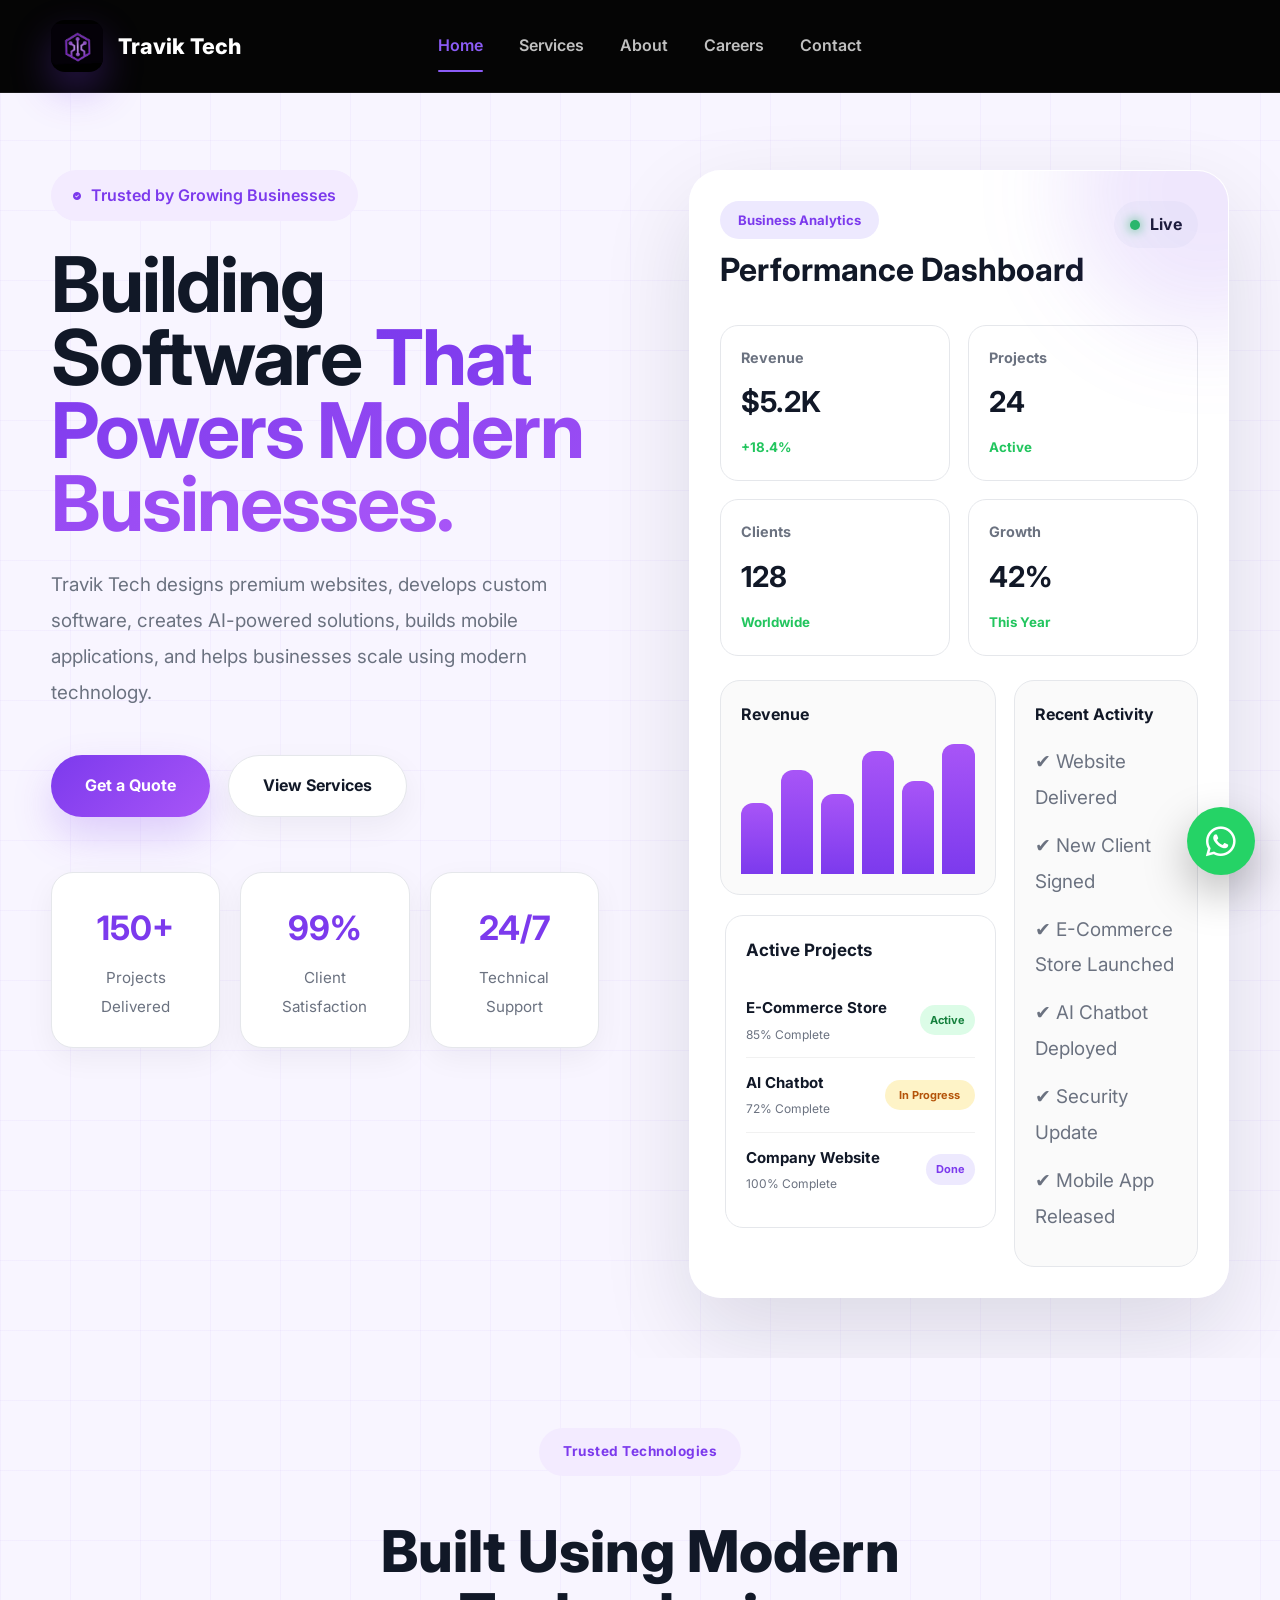
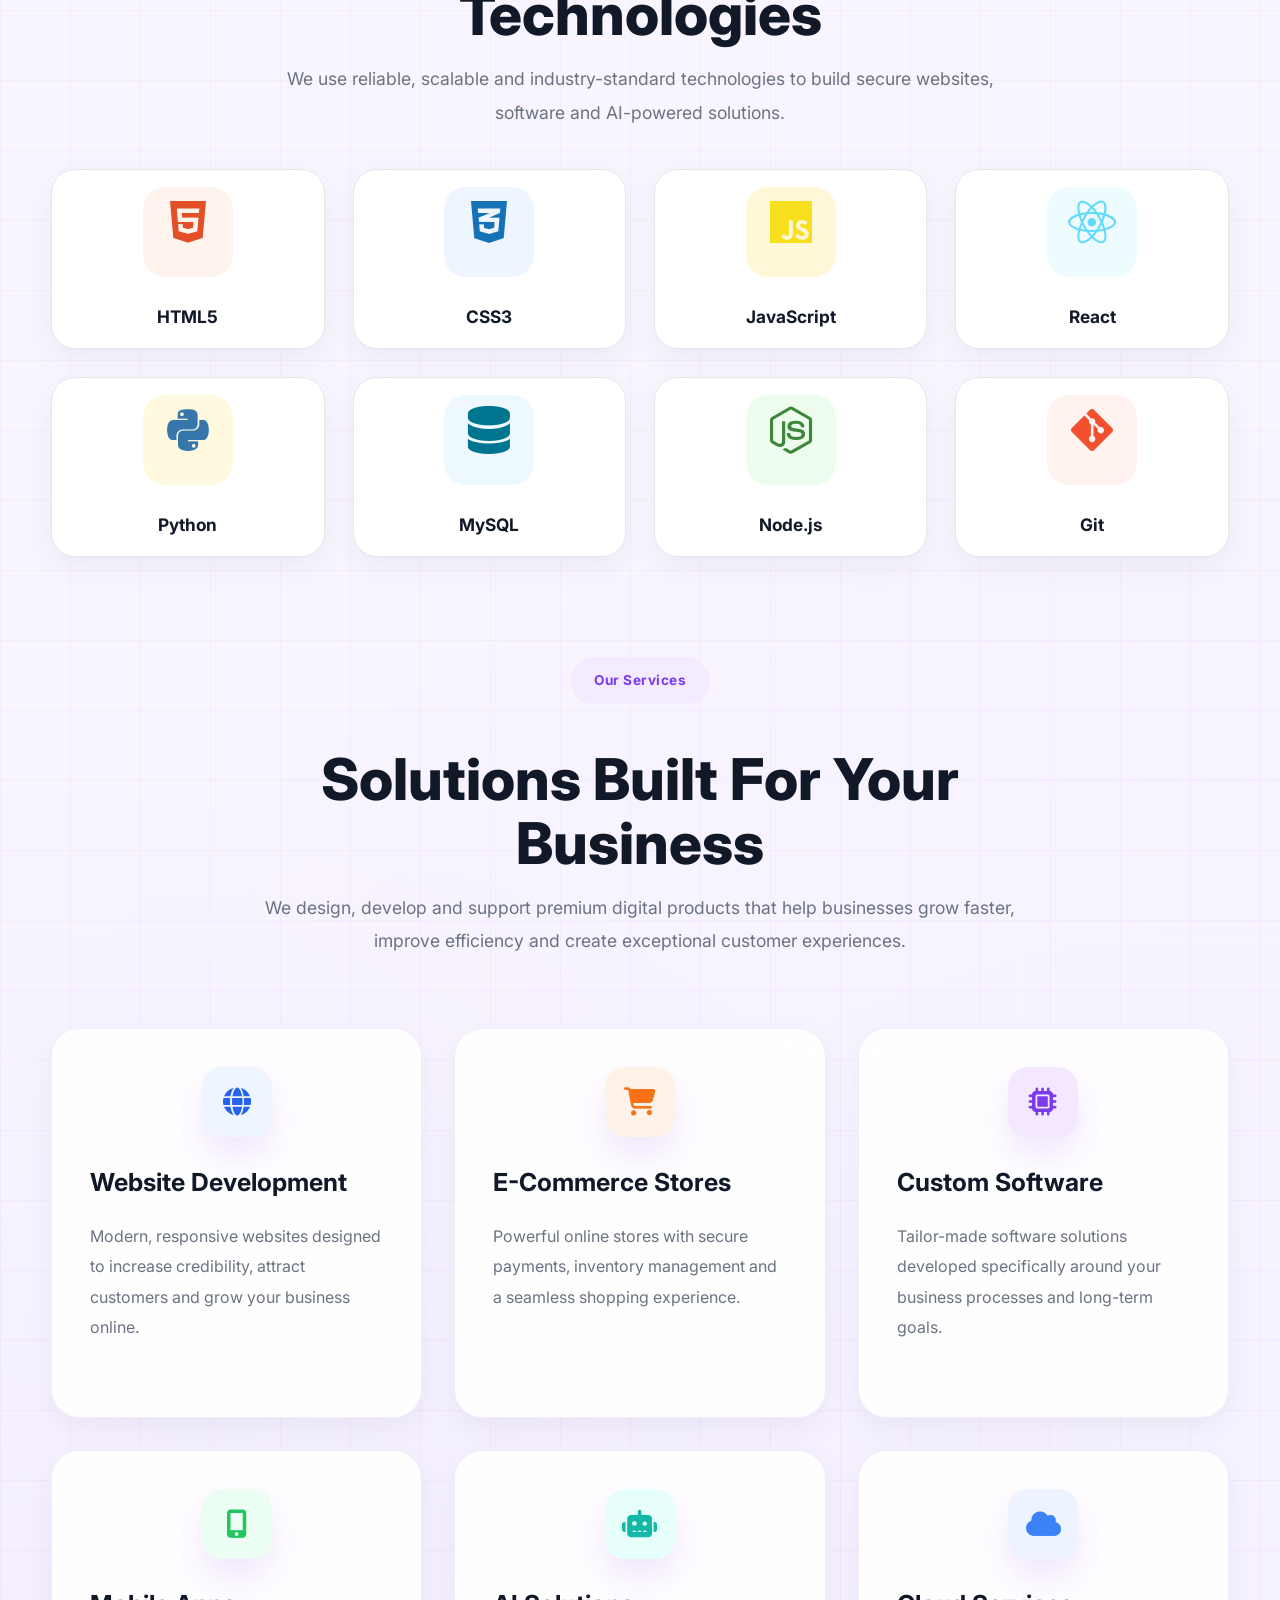
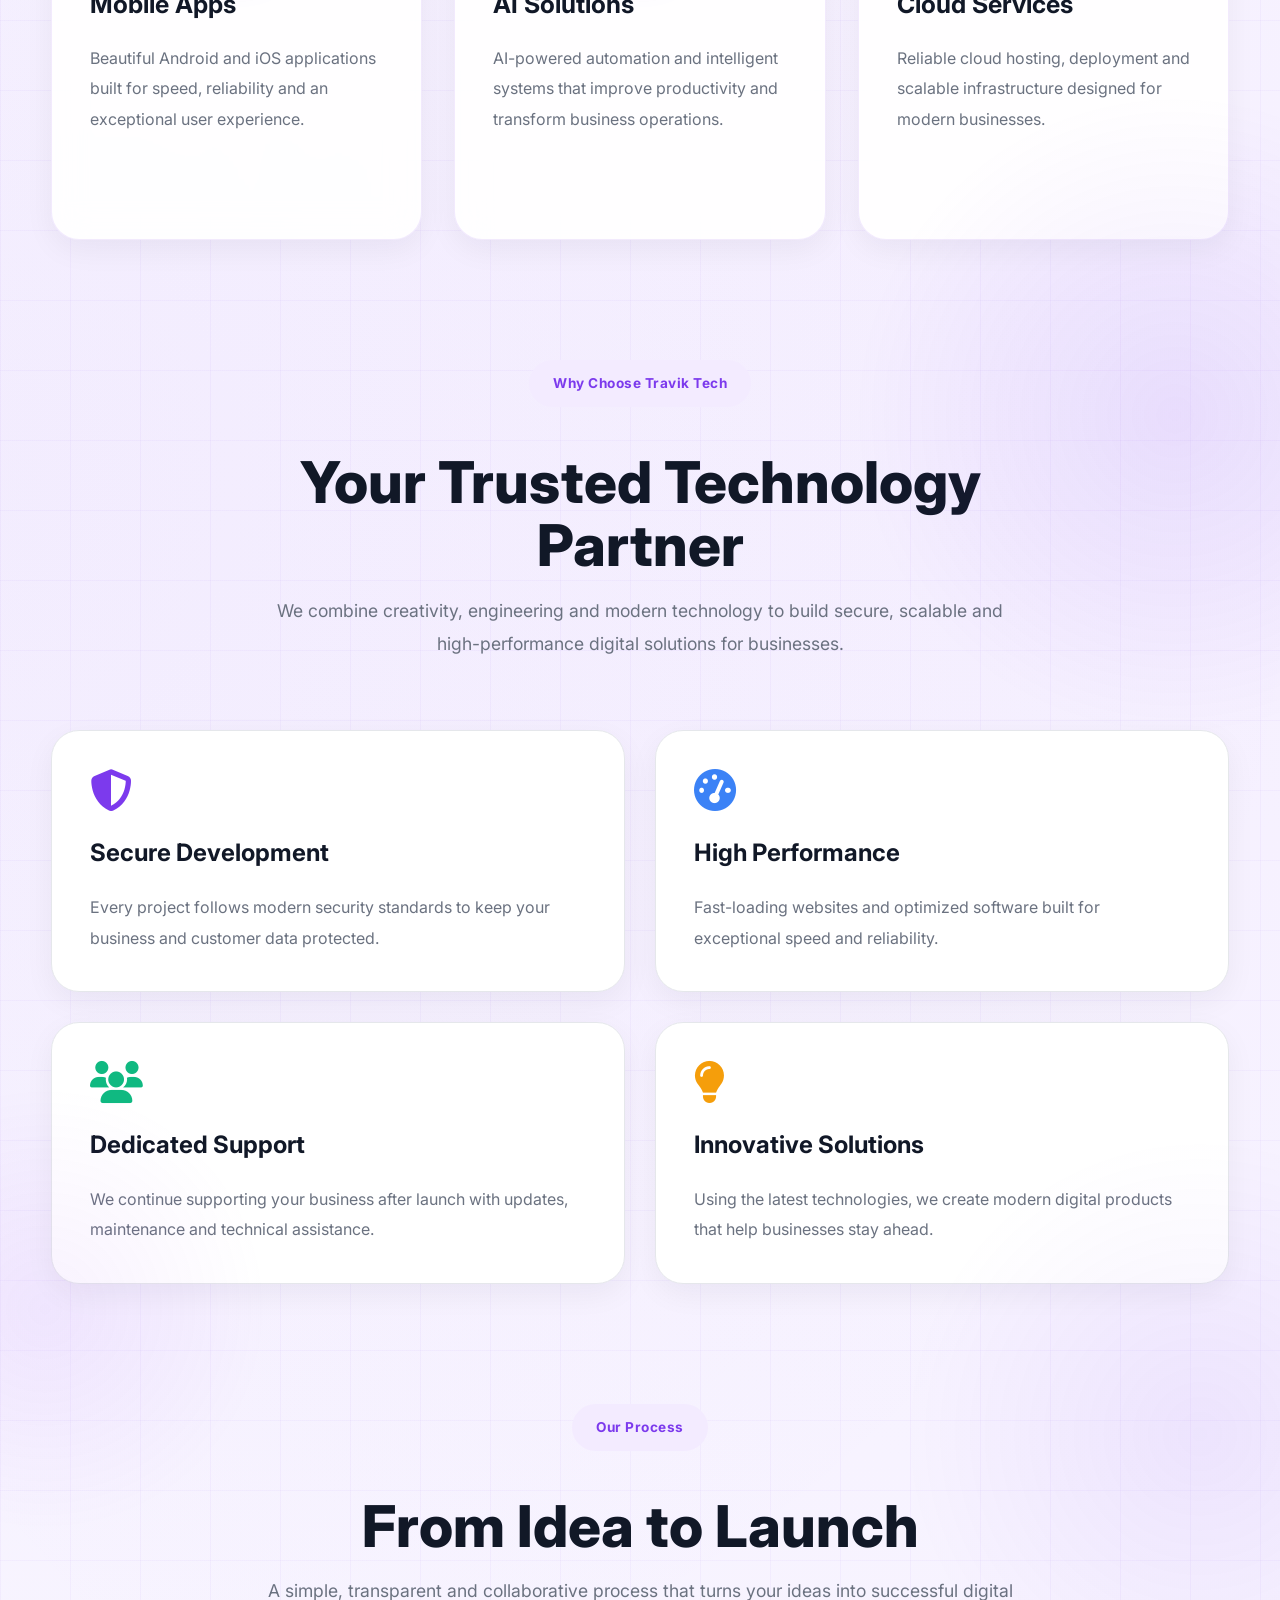
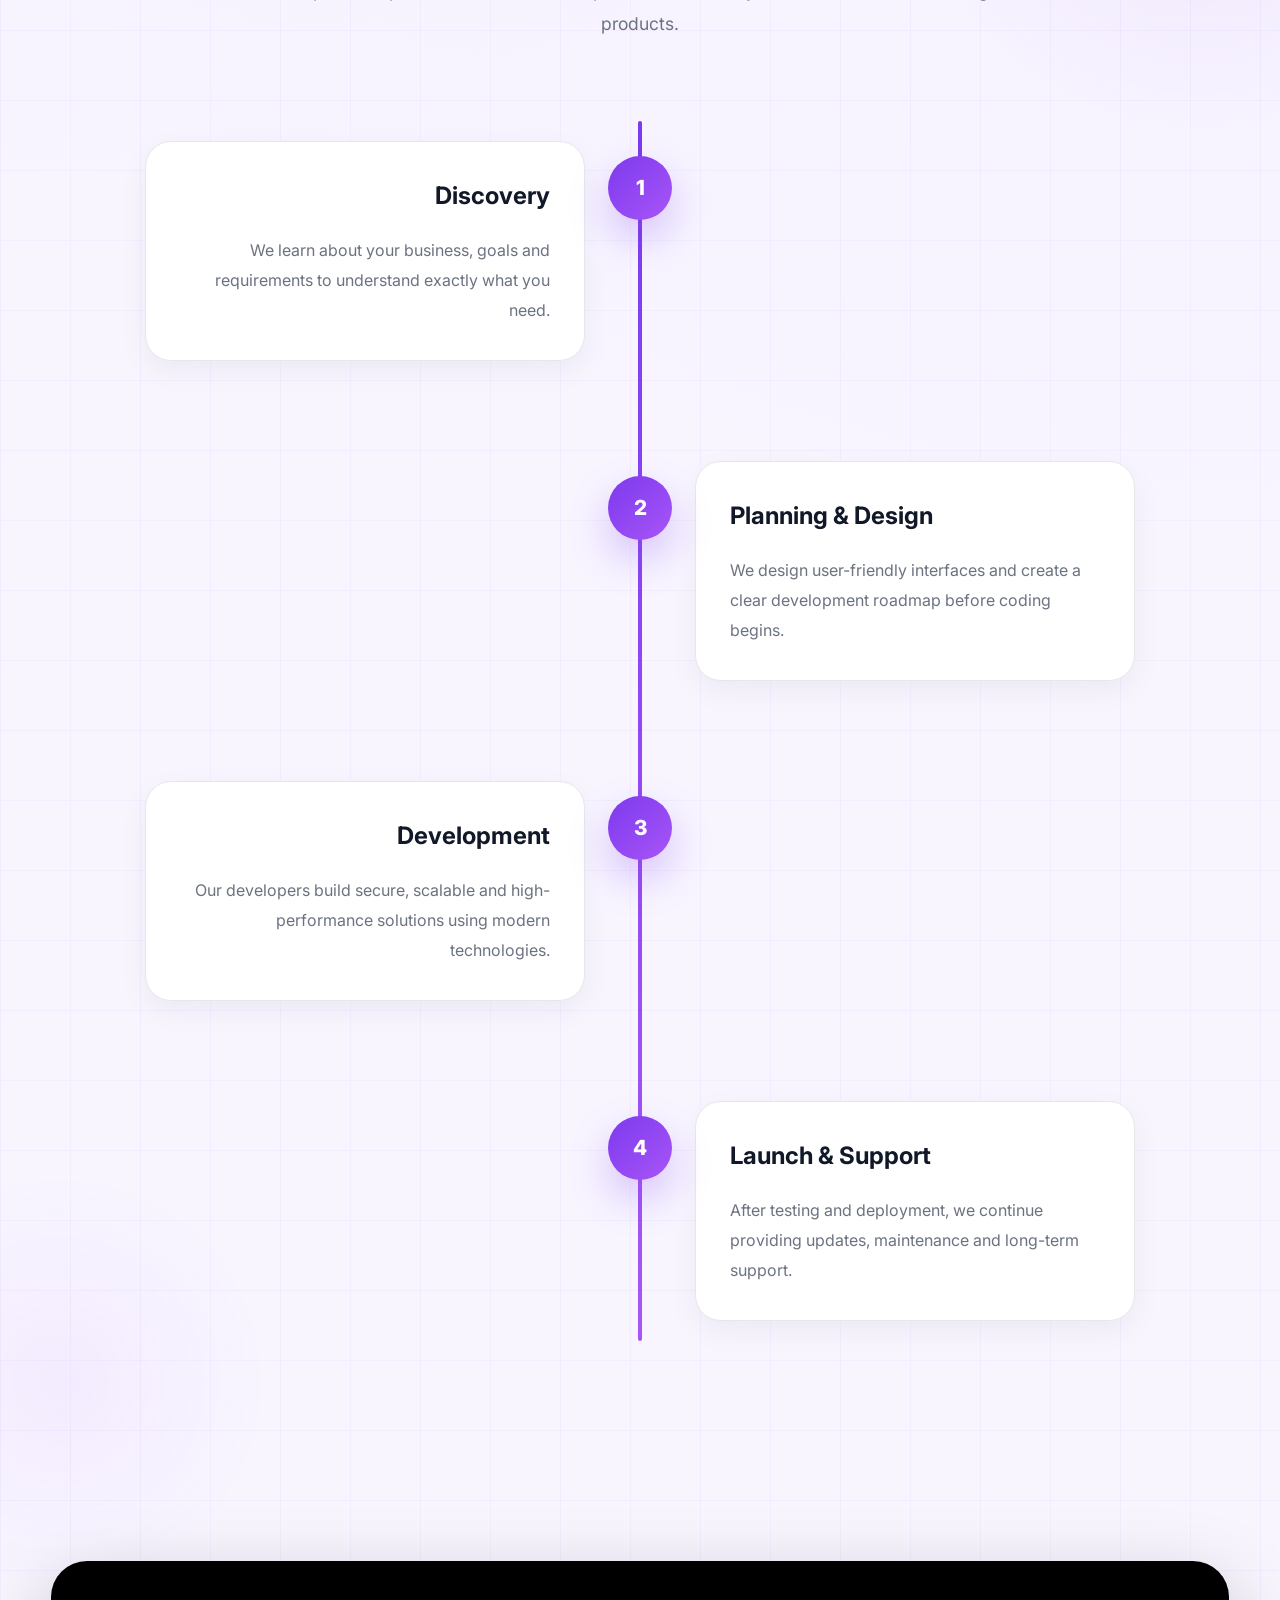
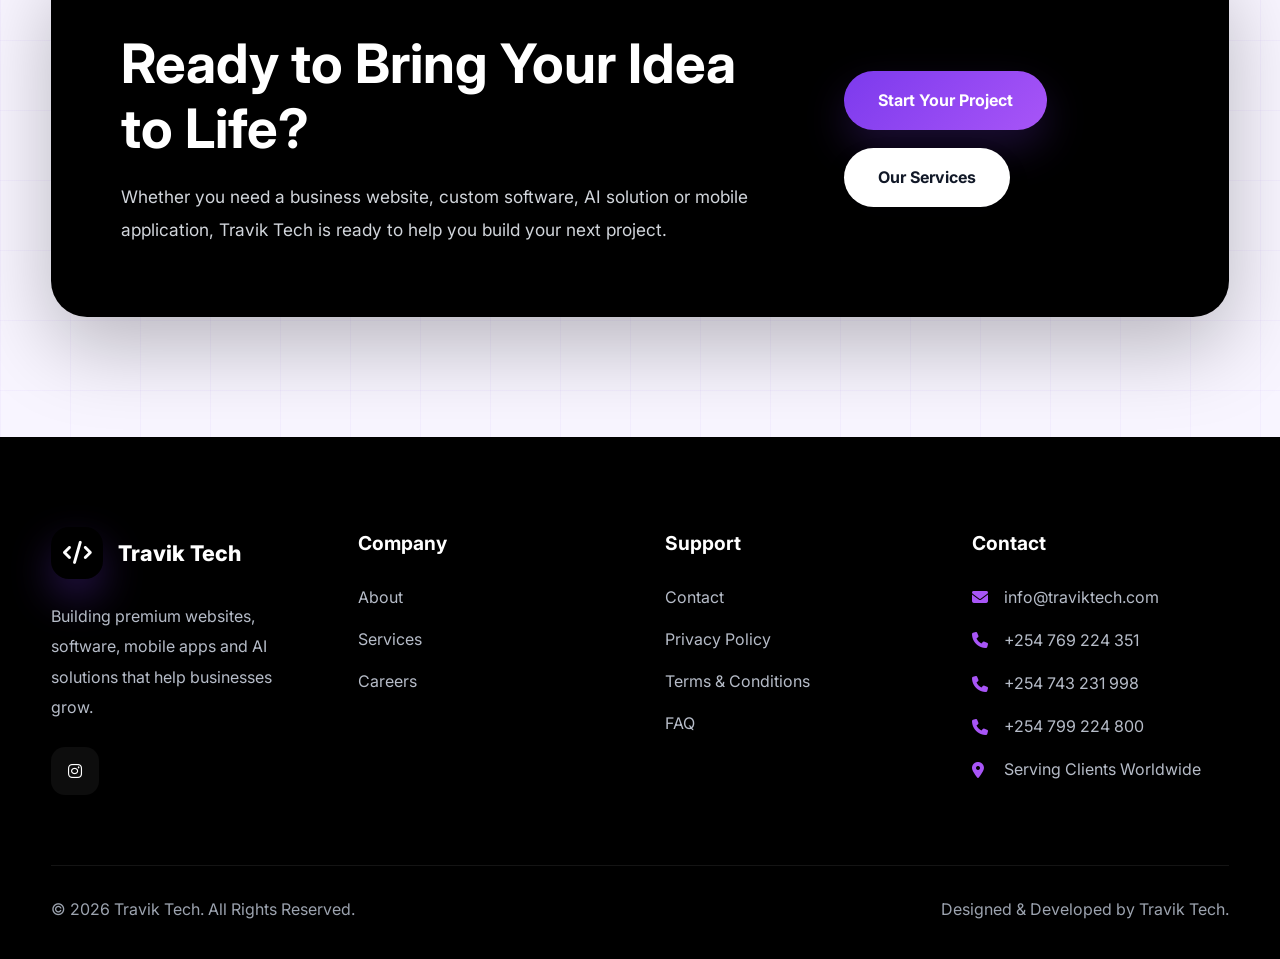
<file: index.html>
<!DOCTYPE html>
<html lang="en">

<head>

<meta charset="UTF-8">

<meta name="viewport" content="width=device-width, initial-scale=1.0">

<title>Travik Tech | Premium Software Development Company</title>

<meta name="description" content="Travik Tech builds modern websites, software, AI solutions and digital platforms for businesses worldwide.">

<link rel="preconnect" href="https://fonts.googleapis.com">

<link rel="preconnect" href="https://fonts.gstatic.com" crossorigin>

<link href="https://fonts.googleapis.com/css2?family=Inter:wght@300;400;500;600;700;800;900&display=swap" rel="stylesheet">

<link rel="stylesheet" href="https://cdnjs.cloudflare.com/ajax/libs/font-awesome/6.6.0/css/all.min.css">

<link rel="stylesheet" href="css/styles.css">

</head>

<body>

<!-- ==========================================
                HEADER
========================================== -->

<header class="site-header">

<div class="container header-inner">

<a href="index.html" class="brand">

<div class="brand-mark">

<i class="fa-solid fa-code"></i>

</div>

<span>Travik Tech</span>

</a>

<nav class="nav-menu">

<a class="active" href="index.html">Home</a>

<a href="services.html">Services</a>

<a href="about.html">About</a>

<a href="careers.html">Careers</a>

<a href="contact.html">Contact</a>

</nav>

<div class="header-buttons">

</div>

<button class="nav-toggle">

<i class="fa-solid fa-bars"></i>

</button>

</div>

</header>

<main>

<!-- ==========================================
                    HERO
========================================== -->

<section class="hero">

<div class="container hero-grid">

<div class="hero-content">

<div class="hero-badge">

<i class="fa-solid fa-circle-check"></i>

Trusted by Growing Businesses

</div>

<h1>

Building Software

<span>

That Powers Modern Businesses.

</span>

</h1>

<p>

Travik Tech designs premium websites,
develops custom software,
creates AI-powered solutions,
builds mobile applications,
and helps businesses scale using modern technology.

</p>

<div class="hero-buttons">

<a href="contact.html" class="button button-primary">

Get a Quote

</a>

<a href="services.html" class="button button-secondary">

View Services

</a>

</div>

<div class="hero-stats">

<div class="hero-stat">

<h2>150+</h2>

<p>Projects Delivered</p>

</div>

<div class="hero-stat">

<h2>99%</h2>

<p>Client Satisfaction</p>

</div>

<div class="hero-stat">

<h2>24/7</h2>

<p>Technical Support</p>

</div>

</div>

</div>

<!-- ==========================================
                DASHBOARD
========================================== -->

<div class="hero-dashboard">

    <div class="dashboard-window">

        <div class="dashboard-header">

            <div>

                <span class="dashboard-badge">
                    Business Analytics
                </span>

                <h3>Performance Dashboard</h3>

            </div>

            <div class="dashboard-live">
                <span></span>
                Live
            </div>

        </div>

        <div class="metric-grid">

            <div class="metric-card">
                <h4>Revenue</h4>
                <h2>$5.2K</h2>
                <small>+18.4%</small>
            </div>

            <div class="metric-card">
                <h4>Projects</h4>
                <h2>24</h2>
                <small>Active</small>
            </div>

            <div class="metric-card">
                <h4>Clients</h4>
                <h2>128</h2>
                <small>Worldwide</small>
            </div>

            <div class="metric-card">
                <h4>Growth</h4>
                <h2>42%</h2>
                <small>This Year</small>
            </div>

        </div>

     <div class="dashboard-bottom">

    <!-- LEFT COLUMN -->
    <div class="dashboard-left">

        <div class="mini-chart">

            <h4>Revenue</h4>

            <div class="bars">
                <span style="height:55%"></span>
                <span style="height:80%"></span>
                <span style="height:62%"></span>
                <span style="height:95%"></span>
                <span style="height:72%"></span>
                <span style="height:100%"></span>
            </div>

        </div>

        <!-- ACTIVE PROJECTS -->
        <div class="dashboard-projects">

            <h4>Active Projects</h4>

            <div class="project-item">
                <div>
                    <strong>E-Commerce Store</strong>
                    <span>85% Complete</span>
                </div>
                <span class="project-status active">Active</span>
            </div>

            <div class="project-item">
                <div>
                    <strong>AI Chatbot</strong>
                    <span>72% Complete</span>
                </div>
                <span class="project-status progress">In Progress</span>
            </div>

            <div class="project-item">
                <div>
                    <strong>Company Website</strong>
                    <span>100% Complete</span>
                </div>
                <span class="project-status completed">Done</span>
            </div>

        </div>

    </div> <!-- END dashboard-left -->

    <!-- RIGHT COLUMN -->
    <div class="mini-activity">

        <h4>Recent Activity</h4>       
<p>✔ Website Delivered</p>
<p>✔ New Client Signed</p>
<p>✔ E-Commerce Store Launched</p>
<p>✔ AI Chatbot Deployed</p>
<p>✔ Security Update </p>
<p>✔ Mobile App Released</p>
    </div>

</div>
</div>
</section>
<!-- ==========================================
            TRUSTED TECHNOLOGIES
========================================== -->

<section class="trusted section">

<div class="container">

<div class="section-head">

<span class="section-label">

Trusted Technologies

</span>

<h2>

Built Using Modern Technologies

</h2>

<p>

We use reliable, scalable and industry-standard technologies to build secure websites, software and AI-powered solutions.

</p>
</div>
<div class="trusted-grid">

    <div class="trusted-card">
        <div class="tech-icon html">
            <i class="fab fa-html5"></i>
        </div>
        <span>HTML5</span>
    </div>

    <div class="trusted-card">
        <div class="tech-icon css">
            <i class="fab fa-css3-alt"></i>
        </div>
        <span>CSS3</span>
    </div>

    <div class="trusted-card">
        <div class="tech-icon js">
            <i class="fab fa-js"></i>
        </div>
        <span>JavaScript</span>
    </div>

    <div class="trusted-card">
        <div class="tech-icon react">
            <i class="fab fa-react"></i>
        </div>
        <span>React</span>
    </div>

    <div class="trusted-card">
        <div class="tech-icon python">
            <i class="fab fa-python"></i>
        </div>
        <span>Python</span>
    </div>

    <div class="trusted-card">
        <div class="tech-icon mysql">
            <i class="fas fa-database"></i>
        </div>
        <span>MySQL</span>
    </div>

    <div class="trusted-card">
        <div class="tech-icon node">
            <i class="fab fa-node-js"></i>
        </div>
        <span>Node.js</span>
    </div>

    <div class="trusted-card">
        <div class="tech-icon git">
            <i class="fab fa-git-alt"></i>
        </div>
        <span>Git</span>
    </div>

</div>

</div>

</section>
<!-- ==========================================
                SERVICES
========================================== -->

<section id="services" class="services section">

<div class="container">

<div class="section-head">

<span class="section-label">
Our Services
</span>

<h2>
Solutions Built For Your Business
</h2>

<p>
We design, develop and support premium digital products that help businesses grow faster, improve efficiency and create exceptional customer experiences.
</p>

</div>

<div class="services-grid">

<!-- Card 1 -->

<article class="service-box">

<div class="service-icon website">
<i class="fa-solid fa-globe"></i>
</div>

<h3>Website Development</h3>

<p>
Modern, responsive websites designed to increase credibility, attract customers and grow your business online.
</p>
</article>

<!-- Card 2 -->

<article class="service-box">

<div class="service-icon ecommerce">
<i class="fa-solid fa-cart-shopping"></i>
</div>

<h3>E-Commerce Stores</h3>

<p>
Powerful online stores with secure payments, inventory management and a seamless shopping experience.
</p>
</article>

<!-- Card 3 -->

<article class="service-box">

<div class="service-icon software">
<i class="fa-solid fa-microchip"></i>
</div>

<h3>Custom Software</h3>

<p>
Tailor-made software solutions developed specifically around your business processes and long-term goals.
</p>
</article>

<!-- Card 4 -->

<article class="service-box">

<div class="service-icon mobile">
<i class="fa-solid fa-mobile-screen-button"></i>
</div>

<h3>Mobile Apps</h3>

<p>
Beautiful Android and iOS applications built for speed, reliability and an exceptional user experience.
</p>
</article>

<!-- Card 5 -->

<article class="service-box">

<div class="service-icon ai">
<i class="fa-solid fa-robot"></i>
</div>

<h3>AI Solutions</h3>

<p>
AI-powered automation and intelligent systems that improve productivity and transform business operations.
</p>
</article>

<!-- Card 6 -->

<article class="service-box">

<div class="service-icon cloud">
<i class="fa-solid fa-cloud"></i>
</div>

<h3>Cloud Services</h3>

<p>
Reliable cloud hosting, deployment and scalable infrastructure designed for modern businesses.
</p>
</article>

</div>

</div>

</section>
<!-- ==========================================
                WHY CHOOSE US
========================================== -->

<section class="why-us section">

<div class="container">

<div class="section-head">

<span class="section-label">

Why Choose Travik Tech

</span>

<h2>

Your Trusted Technology Partner

</h2>

<p>

We combine creativity, engineering and modern technology to build secure, scalable and high-performance digital solutions for businesses.

</p>

</div>

<div class="why-grid">

<article class="why-card">

<div class="why-icon">

<i class="fa-solid fa-shield-halved"></i>

</div>

<h3>Secure Development</h3>

<p>

Every project follows modern security standards to keep your business and customer data protected.

</p>

</article>

<article class="why-card">

<div class="why-icon">

<i class="fa-solid fa-gauge-high"></i>

</div>

<h3>High Performance</h3>

<p>

Fast-loading websites and optimized software built for exceptional speed and reliability.

</p>

</article>

<article class="why-card">

<div class="why-icon">

<i class="fa-solid fa-users"></i>

</div>

<h3>Dedicated Support</h3>

<p>

We continue supporting your business after launch with updates, maintenance and technical assistance.

</p>

</article>

<article class="why-card">

<div class="why-icon">

<i class="fa-solid fa-lightbulb"></i>

</div>

<h3>Innovative Solutions</h3>

<p>

Using the latest technologies, we create modern digital products that help businesses stay ahead.

</p>

</article>

</div>

</div>

</section>

<!-- ==========================================
                OUR PROCESS
========================================== -->

<section class="process section">

<div class="container">

<div class="section-head">

<span class="section-label">

Our Process

</span>

<h2>

From Idea to Launch

</h2>

<p>

A simple, transparent and collaborative process that turns your ideas into successful digital products.

</p>

</div>

<div class="process-timeline">

<div class="process-step">

<div class="process-number">1</div>

<div class="process-card">

<h3>Discovery</h3>

<p>

We learn about your business, goals and requirements to understand exactly what you need.

</p>

</div>

</div>

<div class="process-step">

<div class="process-number">2</div>

<div class="process-card">

<h3>Planning & Design</h3>

<p>

We design user-friendly interfaces and create a clear development roadmap before coding begins.

</p>

</div>

</div>

<div class="process-step">

<div class="process-number">3</div>

<div class="process-card">

<h3>Development</h3>

<p>

Our developers build secure, scalable and high-performance solutions using modern technologies.

</p>

</div>

</div>

<div class="process-step">

<div class="process-number">4</div>

<div class="process-card">

<h3>Launch & Support</h3>

<p>

After testing and deployment, we continue providing updates, maintenance and long-term support.

</p>

</div>

</div>

</div>

</div>

</section>
<!-- ==========================================
                CALL TO ACTION
========================================== -->

<section class="cta">

<div class="container">

<div class="cta-panel">

<div>

<h2>

Ready to Bring Your Idea to Life?

</h2>

<p>

Whether you need a business website, custom software, AI solution or mobile application, Travik Tech is ready to help you build your next project.

</p>

</div>

<div class="cta-buttons">

<a href="contact.html" class="button button-primary">

Start Your Project

</a>

<a href="services.html" class="button button-secondary">

Our Services

</a>

</div>

</div>

</div>

</section>

<!-- ==========================================
                    FOOTER
========================================== -->

<footer>

<div class="container">

<div class="footer-grid">

<div>

<a href="index.html" class="brand">

<div class="brand-mark">

<i class="fa-solid fa-code"></i>

</div>

<span>Travik Tech</span>

</a>

<p class="footer-about">

Building premium websites, software, mobile apps and AI solutions that help businesses grow.

</p>

<div class="footer-social">

<a href="#"><i class="fab fa-instagram"></i></a>

</div>

</div>

<div>

<h3 class="footer-title">Company</h3>

<div class="footer-links">

<a href="about.html">About</a>

<a href="services.html">Services</a>

<a href="careers.html">Careers</a>


</div>

</div>

<div>

<h3 class="footer-title">Support</h3>

<div class="footer-links">

<a href="contact.html">Contact</a>

<a href="#">Privacy Policy</a>

<a href="#">Terms & Conditions</a>

<a href="#">FAQ</a>

</div>

</div>

<div>

<h3 class="footer-title">Contact</h3>

<div class="footer-contact">

<p>

<i class="fa-solid fa-envelope"></i>

info@traviktech.com

</p>

<p>

<i class="fa-solid fa-phone"></i>

+254 769 224 351

</p>
<p>
    <i class="fa-solid fa-phone"></i>
    +254 743 231 998
</p>
<p>
    <i class="fa-solid fa-phone"></i>
    +254 799 224 800 
</p>

<p>

<i class="fa-solid fa-location-dot"></i>

Serving Clients Worldwide

</p>

</div>

</div>

</div>

<div class="footer-bottom">

<p>

© 2026 Travik Tech. All Rights Reserved.

</p>

<p>

Designed & Developed by Travik Tech.

</p>

</div>

</div>

</footer>

<!-- ==========================================
            WHATSAPP FLOATING CHAT
========================================== -->

<div class="whatsapp-container">

<button class="whatsapp-button" onclick="toggleWhatsApp()">

<i class="fa-brands fa-whatsapp"></i>

</button>

<div class="whatsapp-popup" id="whatsappPopup">

<div class="whatsapp-header">

<div class="whatsapp-avatar">

<i class="fa-solid fa-code"></i>

</div>

<div class="whatsapp-info">

<h4>Travik Tech</h4>

<small>

<span class="online-dot"></span>

Typically replies within a few minutes

</small>

</div>

<div class="whatsapp-close" onclick="toggleWhatsApp()">

<i class="fa-solid fa-xmark"></i>

</div>

</div>

<div class="whatsapp-body">

<p>

👋 Hi! Need a website, software, mobile app or AI solution?

<br><br>

We're online and usually reply within a few minutes.

</p>

<a href="https://wa.me/254769224351"

target="_blank"

class="whatsapp-chat-btn">

<i class="fa-brands fa-whatsapp"></i>

Start Chat on WhatsApp

</a>

</div>

</div>

</div>

<script src="js/main.js"></script>

</main>

</body>

</html>
</file>
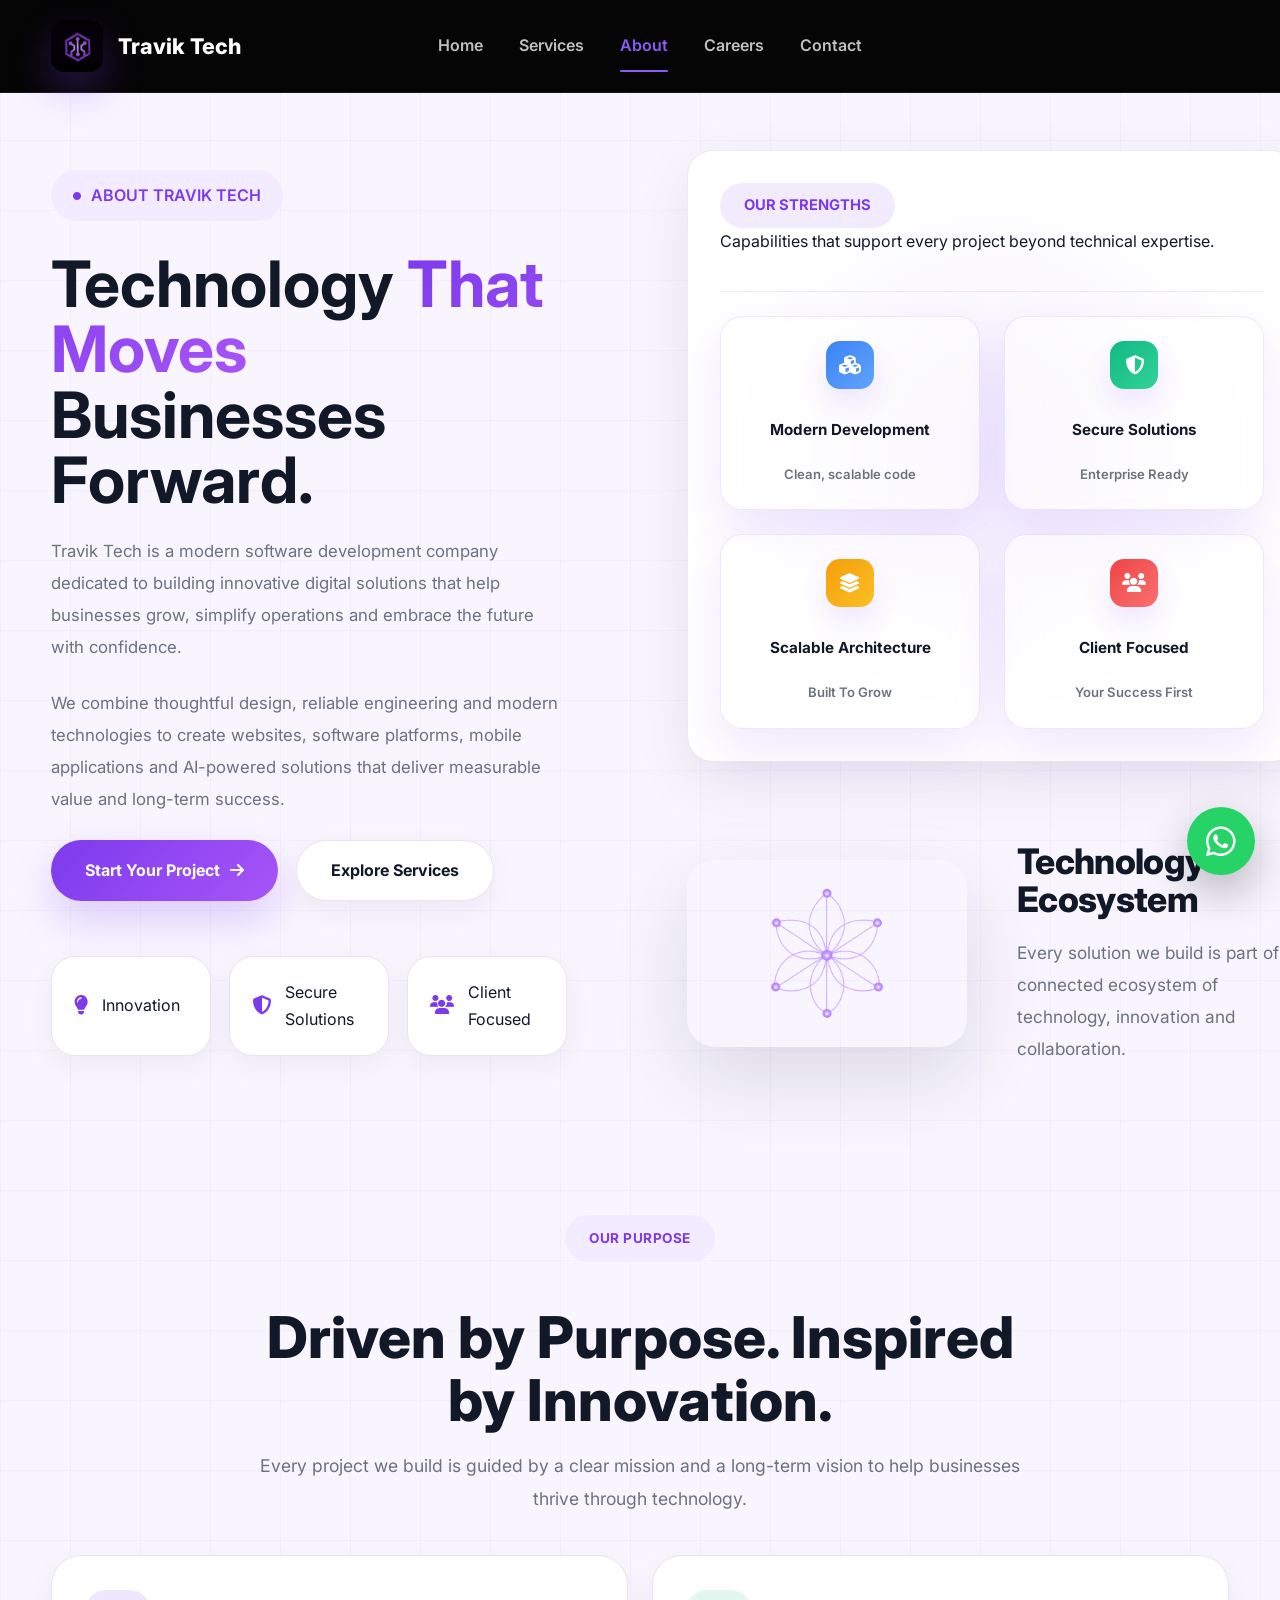
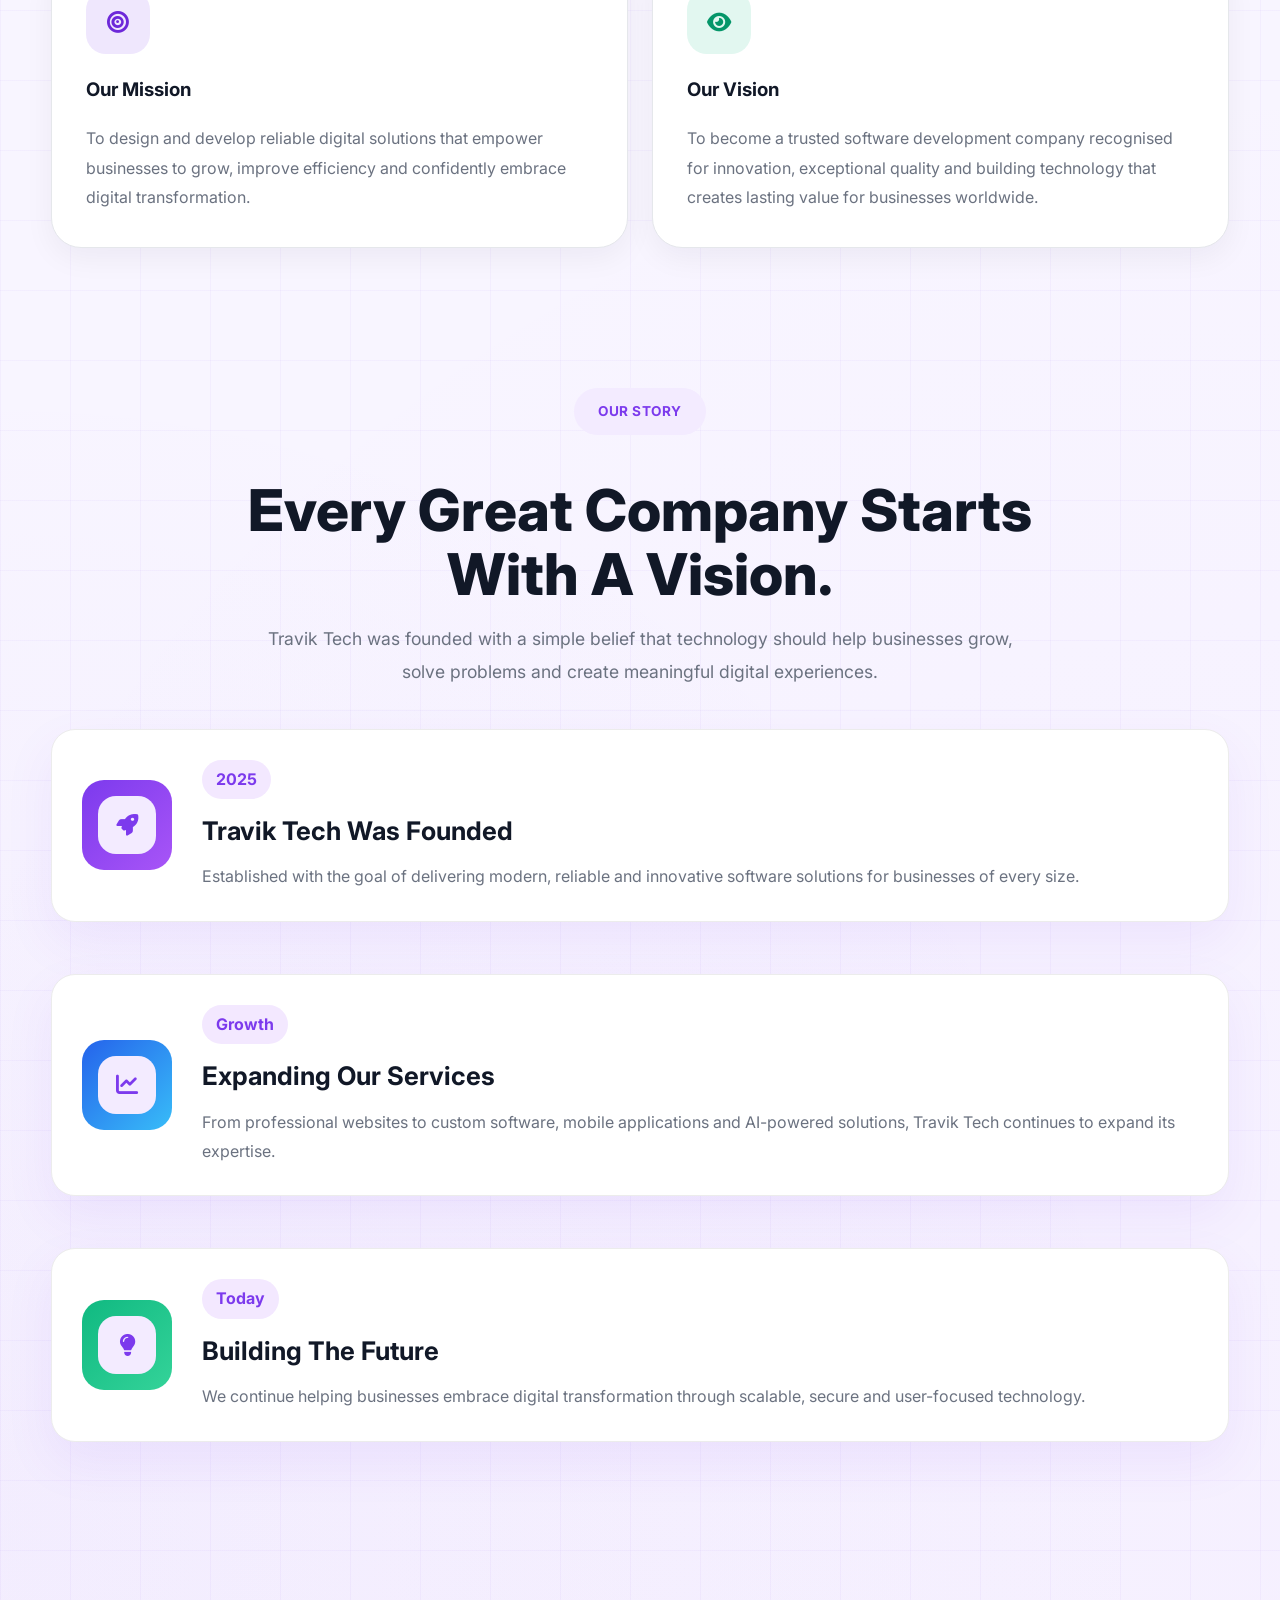
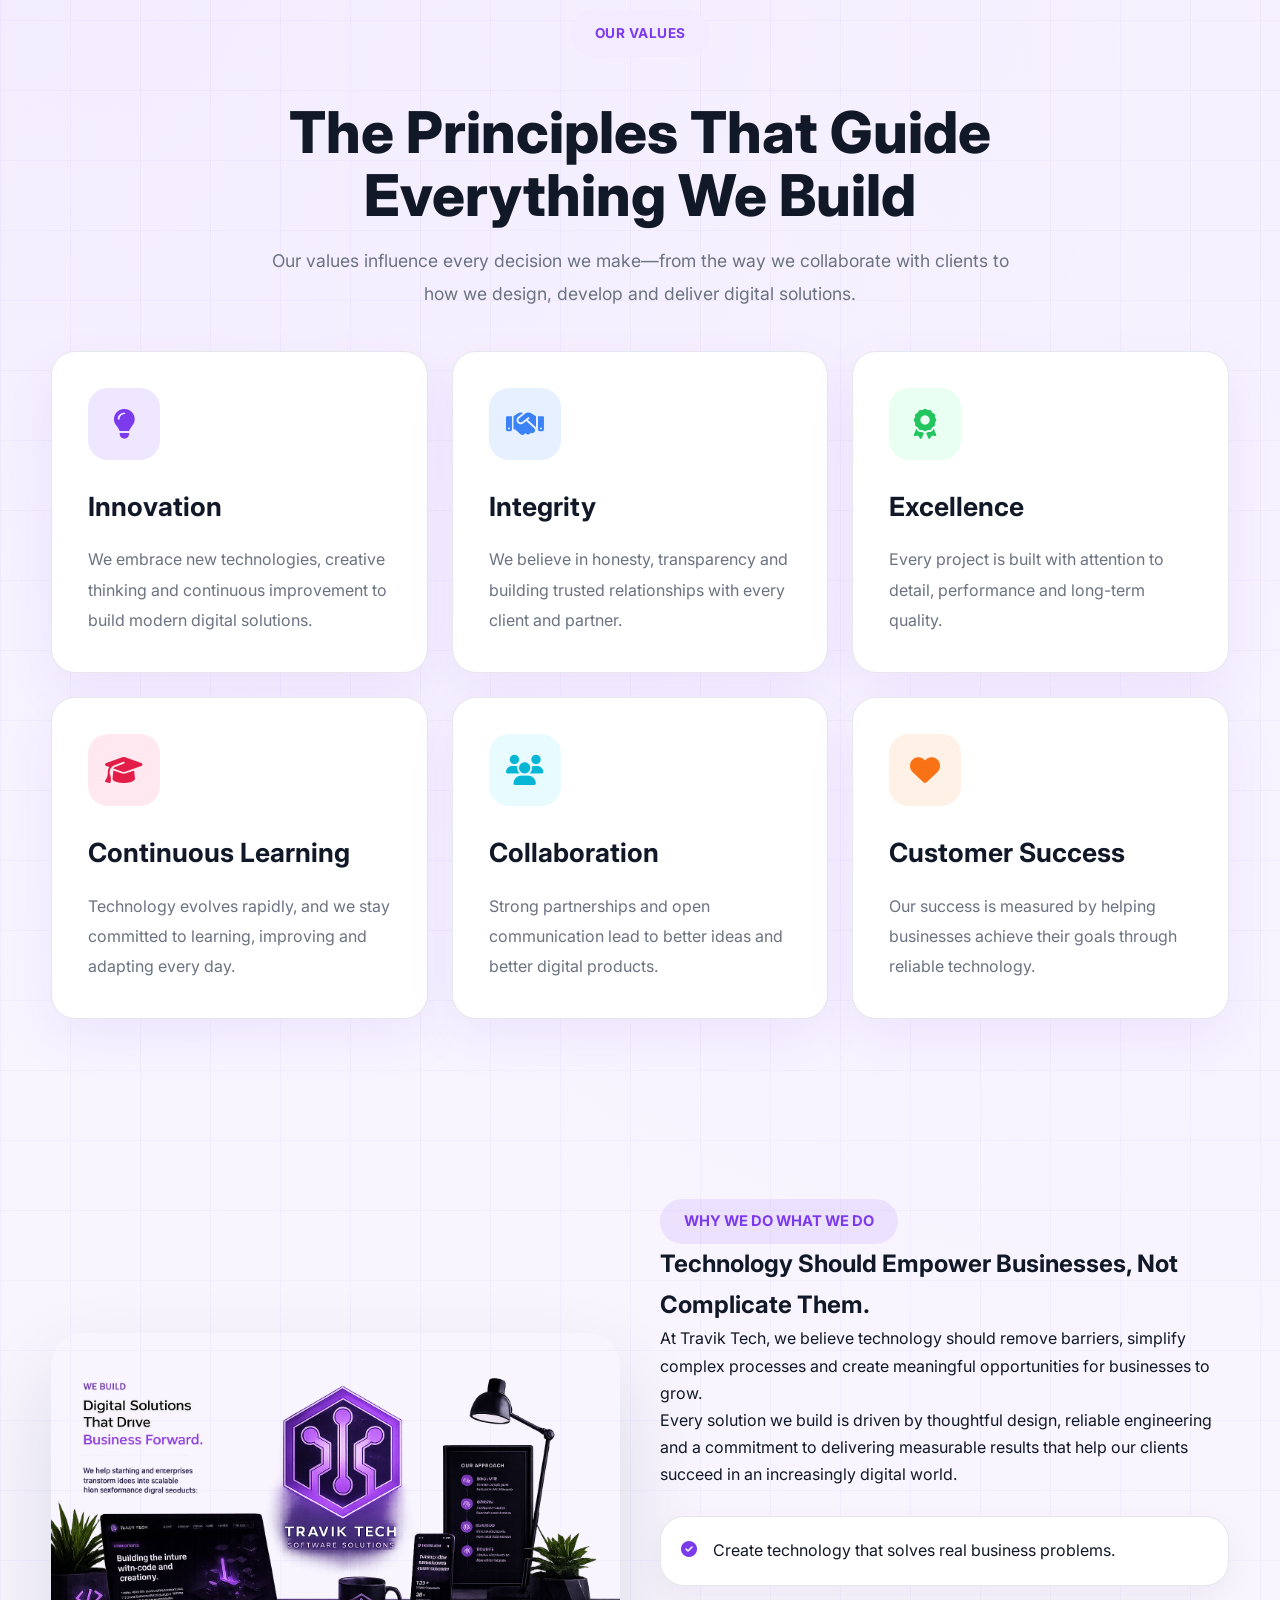
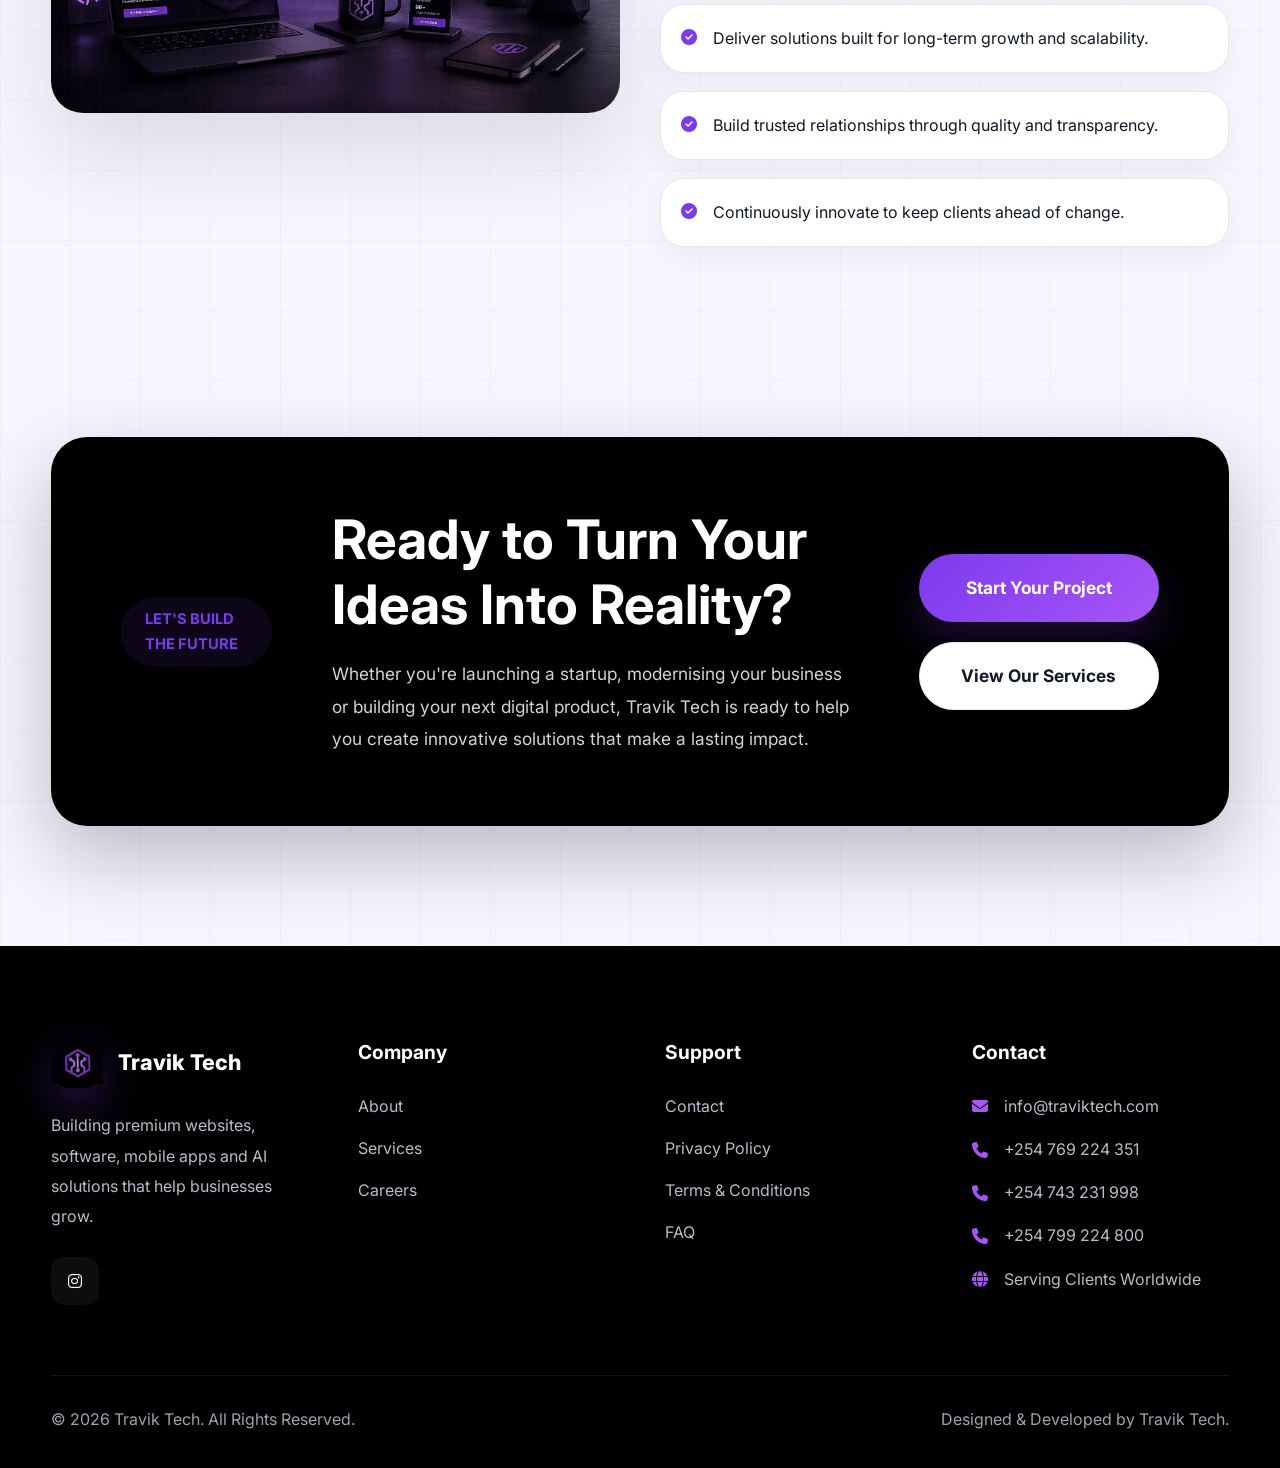
<file: about.html>
<!DOCTYPE html>
<html lang="en">

<head>

    <meta charset="UTF-8">
    <meta name="viewport" content="width=device-width, initial-scale=1.0">

    <title>About | Travik Tech</title>

    <!-- Google Fonts -->
    <link rel="preconnect" href="https://fonts.googleapis.com">
    <link rel="preconnect" href="https://fonts.gstatic.com" crossorigin>

    <link href="https://fonts.googleapis.com/css2?family=Inter:wght@300;400;500;600;700;800;900&display=swap" rel="stylesheet">

    <!-- Font Awesome -->
    <link rel="stylesheet"
          href="https://cdnjs.cloudflare.com/ajax/libs/font-awesome/6.5.2/css/all.min.css">

    <!-- Main Website Styles -->
    <link rel="stylesheet" href="css/styles.css">
    <link rel="stylesheet" href="css/about.css">

</head>

<body>
<!-- ==========================================
HEADER
========================================== -->

<header class="site-header">

    <div class="container header-inner">

        <a href="index.html" class="brand">

            <span class="brand-mark">
                 <img src="images/Logo.png" alt="Travik Tech Logo">
            </span>

            <span class="brand-text">
                Travik Tech
            </span>

        </a>

        <nav class="nav-menu">

            <a href="index.html">Home</a>

            <a href="services.html">Services</a>

            <a href="about.html" class="active">About</a>

            <a href="careers.html">Careers</a>

            <a href="contact.html">Contact</a>

        </nav>

        <div class="header-buttons">

        </div>

        <!-- Mobile hamburger -->
        <button class="nav-toggle" type="button" aria-label="Open menu">

            <i class="fa-solid fa-bars"></i>

        </button>

    </div>

</header>

<main>

<!--=========================================================
                    ABOUT HERO
==========================================================-->

<section class="about-hero">

    <div class="container">

        <div class="about-hero-grid">

            <!-- LEFT CONTENT -->

            <div class="about-content">

                <span class="hero-badge">
                    <i class="fa-solid fa-circle"></i>
                    ABOUT TRAVIK TECH
                </span>

                <h1>
                    Technology
                    <span>That Moves</span>
                    Businesses Forward.
                </h1>

                <p>
                    Travik Tech is a modern software development company dedicated
                    to building innovative digital solutions that help businesses
                    grow, simplify operations and embrace the future with confidence.
                </p>

                <p>
                    We combine thoughtful design, reliable engineering and modern
                    technologies to create websites, software platforms, mobile
                    applications and AI-powered solutions that deliver measurable
                    value and long-term success.
                </p>

                <div class="hero-buttons">

                    <a href="contact.html" class="button button-primary">
                        Start Your Project
                        <i class="fa-solid fa-arrow-right"></i>
                    </a>

                    <a href="services.html" class="button button-secondary">
                        Explore Services
                    </a>

                </div>

                <div class="hero-principles">

                    <div>
                        <i class="fa-solid fa-lightbulb"></i>
                        Innovation
                    </div>

                    <div>
                        <i class="fa-solid fa-shield-halved"></i>
                        Secure Solutions
                    </div>

                    <div>
                        <i class="fa-solid fa-users"></i>
                        Client Focused
                    </div>

                </div>

            </div>
         <!-- RIGHT SIDE -->

<div class="about-right">

    <div class="about-dashboard">

        <div class="dashboard-insights">

            <span class="section-label">
                OUR STRENGTHS
            </span>

            <p>
                Capabilities that support every project beyond technical expertise.
            </p>

        </div>

        <div class="dashboard-cards">

            <div class="dashboard-card performance">
            <i class="fa-solid fa-cubes"></i>
                <strong>Modern Development</strong>
                <small>Clean, scalable code</small>
            </div>

            <div class="dashboard-card secure">
                <i class="fa-solid fa-shield-halved"></i>
                <strong>Secure Solutions</strong>
                <small>Enterprise Ready</small>
            </div>

            <div class="dashboard-card scalable">
                <i class="fa-solid fa-layer-group"></i>
                <strong>Scalable Architecture</strong>
                <small>Built To Grow</small>
            </div>

            <div class="dashboard-card client">
                <i class="fa-solid fa-users"></i>
                <strong>Client Focused</strong>
                <small>Your Success First</small>
            </div>

        </div>

    </div>

    <!-- TECHNOLOGY ECOSYSTEM -->

    <section class="technology-ecosystem">

        <div class="ecosystem-content">

            <div class="ecosystem-text">

                <h3>Technology Ecosystem</h3>

                <p>
                    Every solution we build is part of a connected ecosystem of
                    technology, innovation and collaboration.
                </p>

            </div>

            <div class="ecosystem-image">

                <img src="images/technology-ecosystem.png"
                     alt="Technology Ecosystem">

            </div>

        </div>

    </section>

</div>

</section>

<!--=========================================================
                MISSION & VISION
==========================================================-->

<section class="section mission-section">

    <div class="container">

        <div class="section-head">

            <span class="section-label">

                OUR PURPOSE

            </span>

            <h2>

                Driven by Purpose.
                Inspired by Innovation.

            </h2>

            <p>

                Every project we build is guided by a clear mission and a
                long-term vision to help businesses thrive through technology.

            </p>

        </div>

        <div class="mission-grid">

            <!-- Mission -->

            <article class="purpose-card">

                <div class="purpose-icon mission">

                    <i class="fa-solid fa-bullseye"></i>

                </div>

                <h3>Our Mission</h3>

                <p>

                    To design and develop reliable digital solutions that
                    empower businesses to grow, improve efficiency and
                    confidently embrace digital transformation.

                </p>

            </article>

            <!-- Vision -->

            <article class="purpose-card">

                <div class="purpose-icon vision">

                    <i class="fa-solid fa-eye"></i>

                </div>

                <h3>Our Vision</h3>

                <p>

                    To become a trusted software development company recognised
                    for innovation, exceptional quality and building technology
                    that creates lasting value for businesses worldwide.

                </p>

            </article>

        </div>

    </div>

</section>
<!--=========================================================
                    OUR STORY
==========================================================-->

<section class="section our-story">

    <div class="container">

        <div class="section-head">

            <span class="section-label">
                OUR STORY
            </span>

            <h2>
                Every Great Company
                Starts With A Vision.
            </h2>

            <p>
                Travik Tech was founded with a simple belief that technology
                should help businesses grow, solve problems and create
                meaningful digital experiences.
            </p>

        </div>

        <div class="timeline">

            <!-- Founded -->

            <div class="timeline-card">

                <div class="timeline-icon founded">
                    <i class="fa-solid fa-rocket"></i>
                </div>

                <div class="timeline-content">

                    <span class="timeline-date">2025</span>

                    <h3>Travik Tech Was Founded</h3>

                    <p>
                        Established with the goal of delivering modern,
                        reliable and innovative software solutions for
                        businesses of every size.
                    </p>

                </div>

            </div>

            <!-- Growth -->

            <div class="timeline-card">

                <div class="timeline-icon growth">
                    <i class="fa-solid fa-chart-line"></i>
                </div>

                <div class="timeline-content">

                    <span class="timeline-date">Growth</span>

                    <h3>Expanding Our Services</h3>

                    <p>
                        From professional websites to custom software,
                        mobile applications and AI-powered solutions,
                        Travik Tech continues to expand its expertise.
                    </p>

                </div>

            </div>

            <!-- Today -->

            <div class="timeline-card">

                <div class="timeline-icon future">
                    <i class="fa-solid fa-lightbulb"></i>
                </div>

                <div class="timeline-content">

                    <span class="timeline-date">Today</span>

                    <h3>Building The Future</h3>

                    <p>
                        We continue helping businesses embrace digital
                        transformation through scalable, secure and
                        user-focused technology.
                    </p>

                </div>

            </div>

        </div>

    </div>

</section>
<!--=========================================================
                    OUR VALUES
==========================================================-->

<section class="section values-section">

    <div class="container">

        <div class="section-head">

            <span class="section-label">
                OUR VALUES
            </span>

            <h2>
                The Principles That
                Guide Everything We Build
            </h2>

            <p>
                Our values influence every decision we make—from the way we
                collaborate with clients to how we design, develop and deliver
                digital solutions.
            </p>

        </div>

        <div class="values-grid">

            <!-- Innovation -->

            <article class="value-card">

                <div class="value-icon innovation">
                    <i class="fa-solid fa-lightbulb"></i>
                </div>

                <h3>Innovation</h3>

                <p>
                    We embrace new technologies, creative thinking and
                    continuous improvement to build modern digital solutions.
                </p>

            </article>

            <!-- Integrity -->

            <article class="value-card">

                <div class="value-icon integrity">
                    <i class="fa-solid fa-handshake"></i>
                </div>

                <h3>Integrity</h3>

                <p>
                    We believe in honesty, transparency and building trusted
                    relationships with every client and partner.
                </p>

            </article>

            <!-- Excellence -->

            <article class="value-card">

                <div class="value-icon excellence">
                    <i class="fa-solid fa-award"></i>
                </div>

                <h3>Excellence</h3>

                <p>
                    Every project is built with attention to detail,
                    performance and long-term quality.
                </p>

            </article>

            <!-- Continuous Learning -->

            <article class="value-card">

                <div class="value-icon learning">
                    <i class="fa-solid fa-graduation-cap"></i>
                </div>

                <h3>Continuous Learning</h3>

                <p>
                    Technology evolves rapidly, and we stay committed to
                    learning, improving and adapting every day.
                </p>

            </article>

            <!-- Collaboration -->

            <article class="value-card">

                <div class="value-icon collaboration">
                    <i class="fa-solid fa-users"></i>
                </div>

                <h3>Collaboration</h3>

                <p>
                    Strong partnerships and open communication lead to
                    better ideas and better digital products.
                </p>

            </article>

            <!-- Customer Success -->

            <article class="value-card">

                <div class="value-icon success">
                    <i class="fa-solid fa-heart"></i>
                </div>

                <h3>Customer Success</h3>

                <p>
                    Our success is measured by helping businesses achieve
                    their goals through reliable technology.
                </p>

            </article>

        </div>

    </div>

</section>
<!--=========================================================
                WHY WE DO WHAT WE DO
==========================================================-->

<section class="section purpose-section">

    <div class="container purpose-grid">

        <!-- LEFT -->

        <div class="purpose-image">

            <img
                src="images/about-dashboard.webp"
                alt="Travik Tech">

        </div>

        <!-- RIGHT -->

        <div class="purpose-content">

            <span class="section-label">

                WHY WE DO WHAT WE DO

            </span>

            <h2>

                Technology Should
                Empower Businesses,
                Not Complicate Them.

            </h2>

            <p>

                At Travik Tech, we believe technology should remove
                barriers, simplify complex processes and create meaningful
                opportunities for businesses to grow.

            </p>

            <p>

                Every solution we build is driven by thoughtful design,
                reliable engineering and a commitment to delivering
                measurable results that help our clients succeed in an
                increasingly digital world.

            </p>

            <div class="purpose-list">

                <div class="purpose-item">

                    <i class="fa-solid fa-circle-check"></i>

                    <span>

                        Create technology that solves real business problems.

                    </span>

                </div>

                <div class="purpose-item">

                    <i class="fa-solid fa-circle-check"></i>

                    <span>

                        Deliver solutions built for long-term growth and scalability.

                    </span>

                </div>

                <div class="purpose-item">

                    <i class="fa-solid fa-circle-check"></i>

                    <span>

                        Build trusted relationships through quality and transparency.

                    </span>

                </div>

                <div class="purpose-item">

                    <i class="fa-solid fa-circle-check"></i>

                    <span>

                        Continuously innovate to keep clients ahead of change.

                    </span>

                </div>

            </div>

        </div>

    </div>

</section>

<!-- ==========================================
                CALL TO ACTION
========================================== -->

<section class="cta">

<div class="container">

<div class="cta-panel">
     <span class="section-label">

                LET'S BUILD THE FUTURE

            </span>
<div>

<h2>

   Ready to Turn Your Ideas Into Reality?

</h2>

<p>

                Whether you're launching a startup, modernising your business
                or building your next digital product, Travik Tech is ready
                to help you create innovative solutions that make a lasting
                impact.
</p>

</div>

<div class="cta-buttons">

<a href="contact.html" class="button button-primary">

Start Your Project

</a>

<a href="services.html" class="button button-secondary">

View Our Services

</a>

</div>

</div>

</div>

</section>
<!-- ==========================================
                    FOOTER
========================================== -->

<footer class="footer">

<div class="container">

<div class="footer-grid">

<div>

<a href="index.html" class="brand">

<div class="brand-mark">

<img src="images/Logo.png" alt="Travik Tech Logo">

</div>

<span>Travik Tech</span>

</a>

<p class="footer-about">

Building premium websites, software, mobile apps and AI solutions that help businesses grow.

</p>

<div class="footer-social">

<a href="#"><i class="fab fa-instagram"></i></a>

</div>

</div>

<div>

<h3 class="footer-title">

Company

</h3>

<div class="footer-links">

<a href="about.html">About</a>

<a href="services.html">Services</a>

<a href="careers.html">Careers</a>

</div>

</div>

<div>

<h3 class="footer-title">

Support

</h3>

<div class="footer-links">

<a href="contact.html">Contact</a>

<a href="#">Privacy Policy</a>

<a href="#">Terms & Conditions</a>

<a href="#">FAQ</a>

</div>

</div>

<div>

<h3 class="footer-title">

Contact

</h3>

<div class="footer-contact">

<p>

<i class="fa-solid fa-envelope"></i>

info@traviktech.com

</p>

<p>

<i class="fa-solid fa-phone"></i>

+254 769 224 351

</p>
<p>
    <i class="fa-solid fa-phone"></i>
    +254 743 231 998
</p>
<p>
    <i class="fa-solid fa-phone"></i>
    +254 799 224 800 
</p>

<p>

<i class="fa-solid fa-globe"></i>

Serving Clients Worldwide

</p>

</div>

</div>

</div>

<div class="footer-bottom">

<p>

© 2026 Travik Tech. All Rights Reserved.

</p>

<p>

Designed & Developed by Travik Tech.

</p>

</div>

</div>

</footer>

<!-- ==========================================
            WHATSAPP FLOATING CHAT
========================================== -->

<div class="whatsapp-container">

<button class="whatsapp-button" onclick="toggleWhatsApp()">

<i class="fa-brands fa-whatsapp"></i>

</button>

<div class="whatsapp-popup" id="whatsappPopup">

<div class="whatsapp-header">

<div class="whatsapp-avatar">

<i class="fa-solid fa-code"></i>

</div>

<div class="whatsapp-info">

<h4>Travik Tech</h4>

<small>

<span class="online-dot"></span>

Typically replies within a few minutes

</small>

</div>

<button class="whatsapp-close" onclick="toggleWhatsApp()">

<i class="fa-solid fa-xmark"></i>

</button>

</div>

<div class="whatsapp-body">

<p>

👋 Hi! Need a website, software, mobile app or AI solution?

<br><br>

We're online and usually reply within a few minutes.

</p>

<a href="https://wa.me/254769224351"

target="_blank"

class="whatsapp-chat-btn">

<i class="fa-brands fa-whatsapp"></i>

Start Chat on WhatsApp

</a>

</div>

</div>

</div>

<script src="js/main.js"></script>

</body>

</html>
</file>
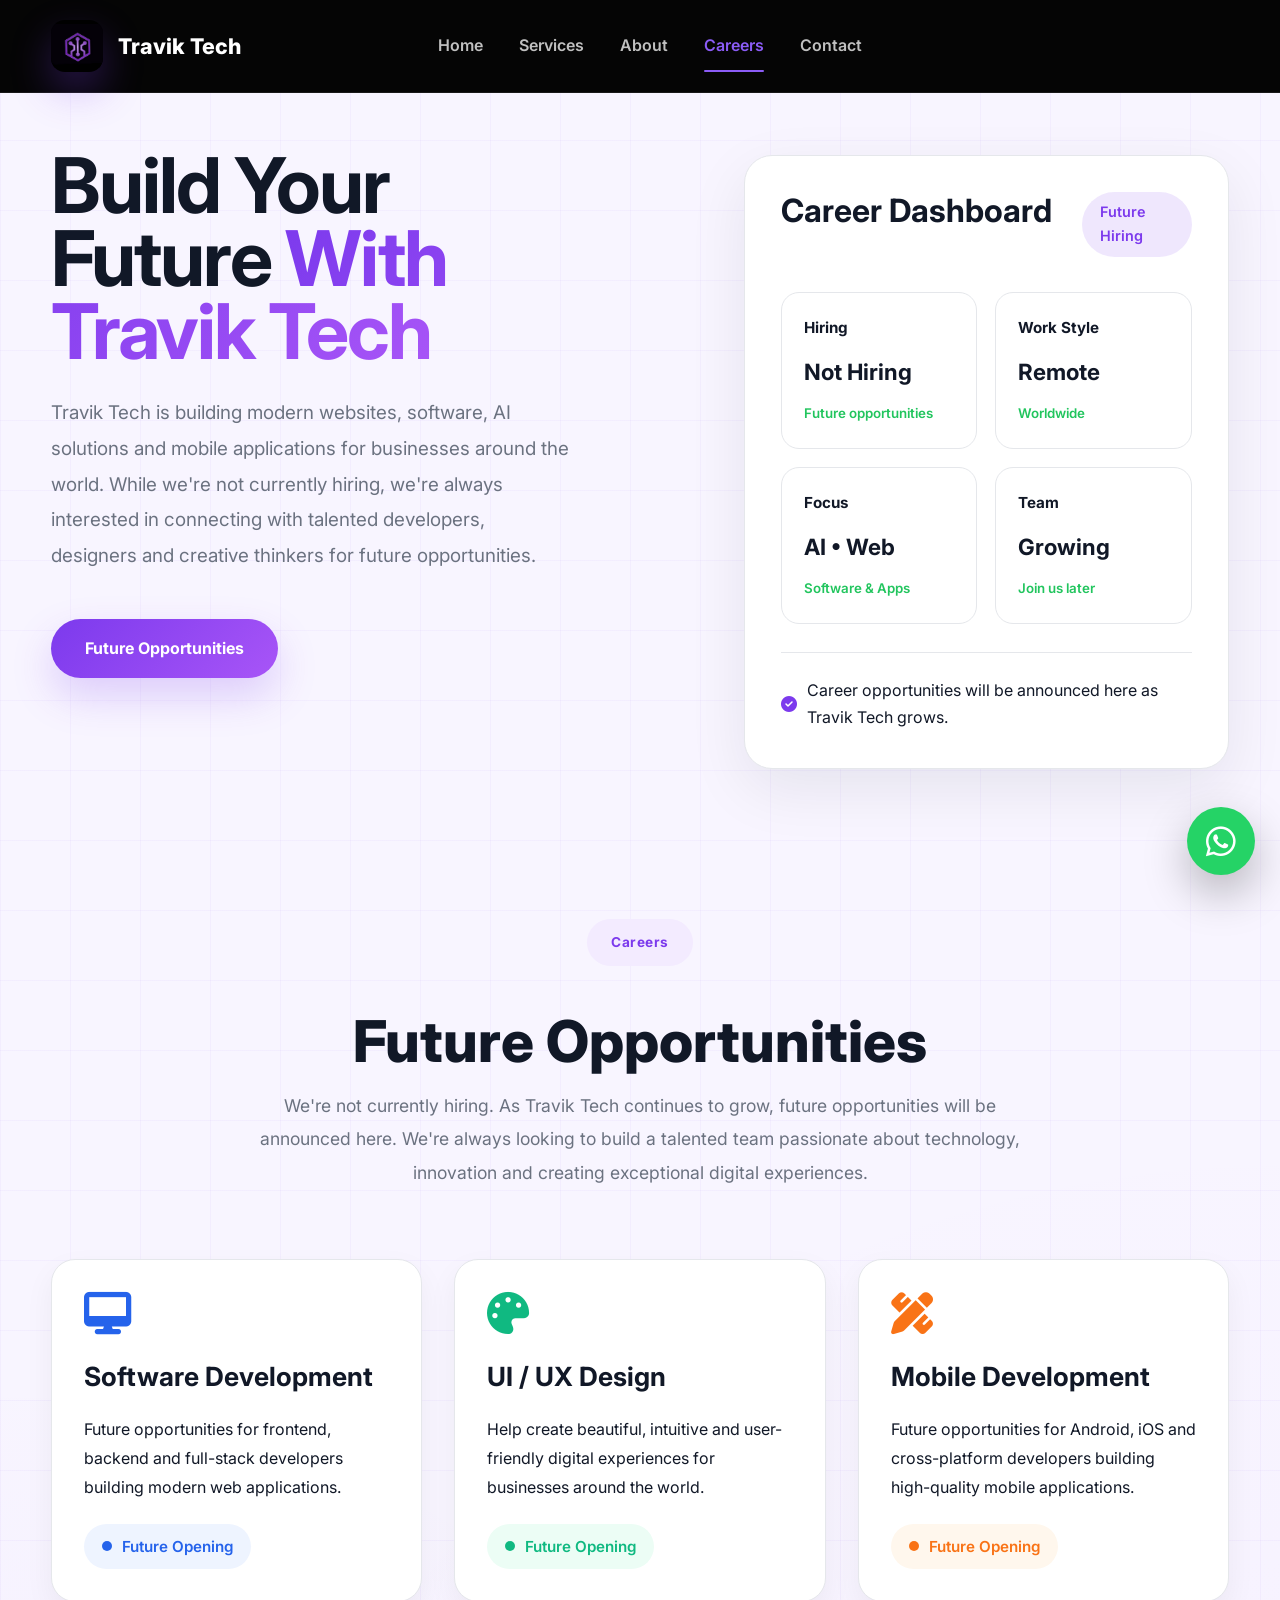
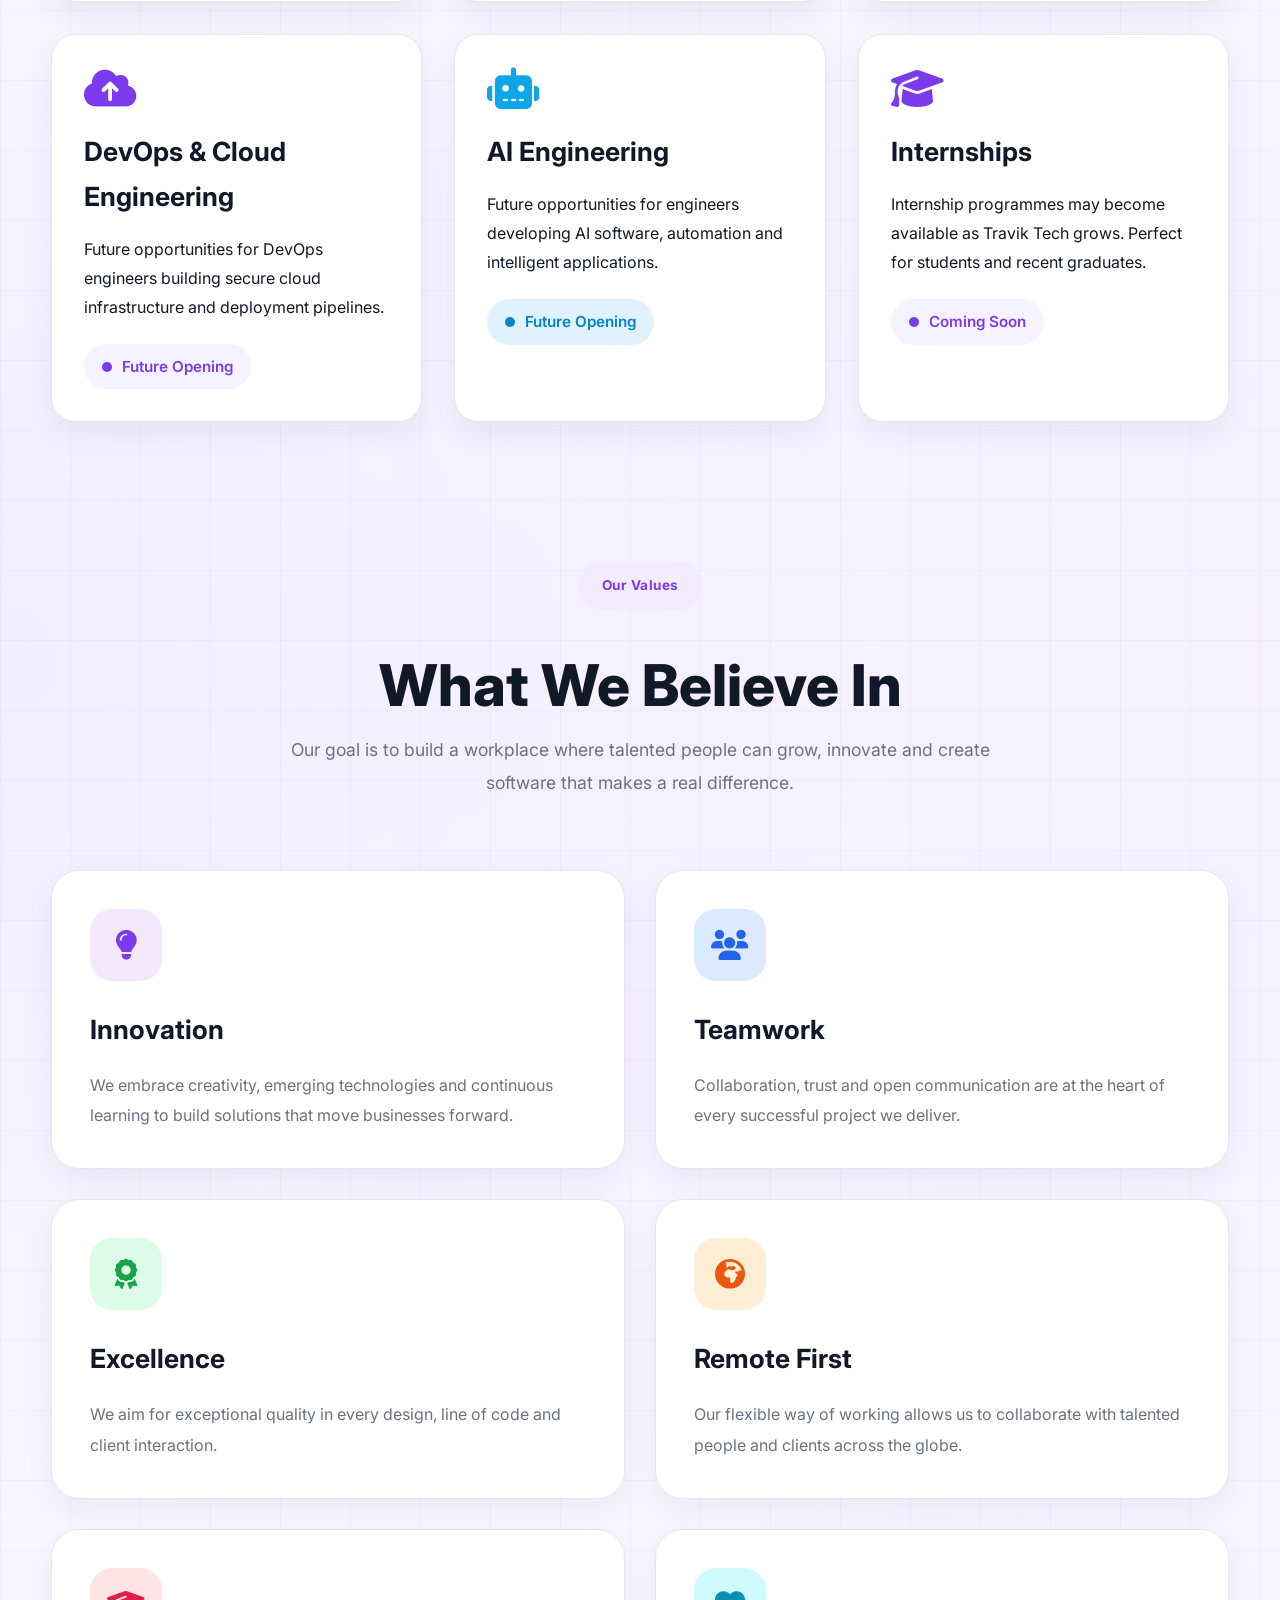
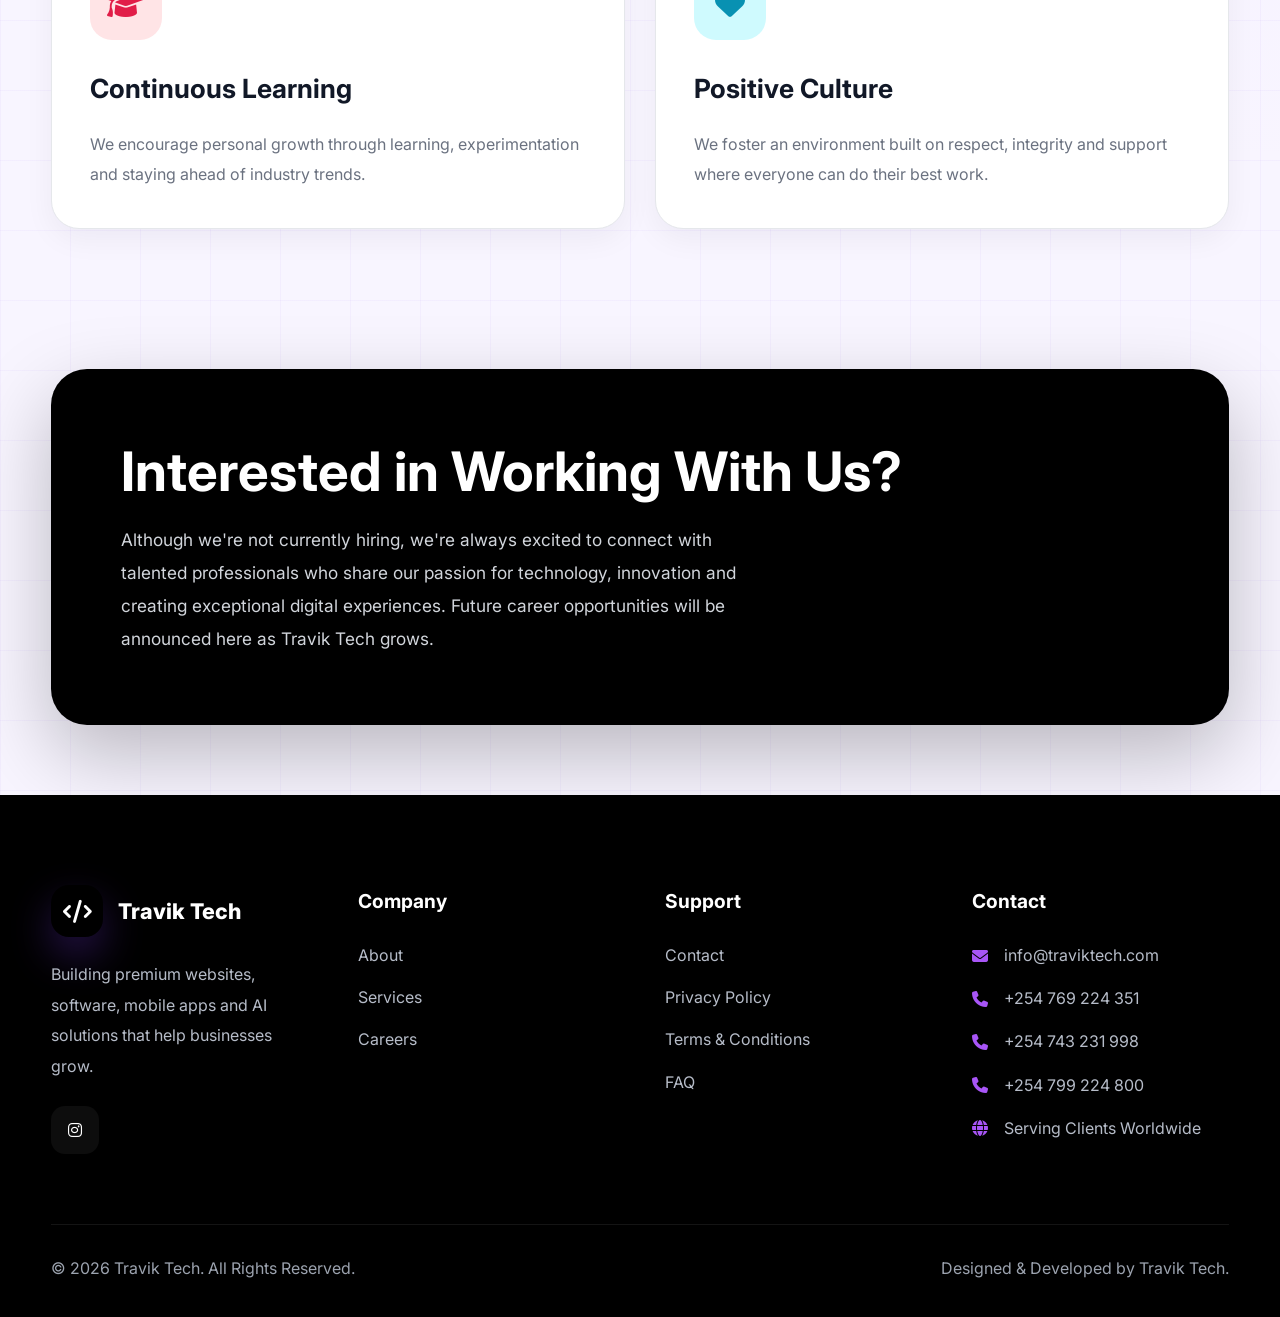
<file: careers.html>
<!DOCTYPE html>
<html lang="en">

<head>

<meta charset="UTF-8">

<meta name="viewport" content="width=device-width, initial-scale=1.0">

<title>Careers | Travik Tech</title>

<meta
name="description"
content="Explore future career opportunities at Travik Tech. While we're not currently hiring, we're always interested in connecting with talented professionals."
>

<link rel="preconnect" href="https://fonts.googleapis.com">

<link rel="preconnect" href="https://fonts.gstatic.com" crossorigin>

<link
href="https://fonts.googleapis.com/css2?family=Inter:wght@300;400;500;600;700;800;900&display=swap"
rel="stylesheet">

<link
rel="stylesheet"
href="https://cdnjs.cloudflare.com/ajax/libs/font-awesome/6.6.0/css/all.min.css">

<link rel="stylesheet" href="css/styles.css">

</head>

<body>

<!--=========================================================
                        HEADER
==========================================================-->

<header class="site-header">

    <div class="container header-inner">

        <!-- BRAND -->
        <a href="index.html" class="brand">

            <div class="brand-mark">

                <i class="fa-solid fa-code"></i>

            </div>

            <span class="brand-text">
                Travik Tech
            </span>

        </a>

        <!-- NAVIGATION -->
        <nav class="nav-menu">

            <a href="index.html">
                Home
            </a>

            <a href="services.html">
                Services
            </a>

            <a href="about.html">
                About
            </a>

            <a href="careers.html" class="active">
                Careers
            </a>

            <a href="contact.html">
                Contact
            </a>

        </nav>

        <!-- MOBILE HAMBURGER -->
        <button
            class="nav-toggle"
            type="button"
            aria-label="Open menu"
            aria-expanded="false"
        >
            <i class="fa-solid fa-bars"></i>
        </button>

    </div>

</header>

<main>
<!--=========================================================
                        HERO
==========================================================-->

<section class="hero section careers-hero">

<div class="container hero-grid">

<!-- Left -->

<div class="hero-copy">

<h1>

Build Your Future

<span>With Travik Tech</span>

</h1>

<p>

Travik Tech is building modern websites, software, AI solutions and mobile
applications for businesses around the world. While we're not currently
hiring, we're always interested in connecting with talented developers,
designers and creative thinkers for future opportunities.

</p>

<div class="hero-actions">

<a href="#future-opportunities" class="button button-primary">

Future Opportunities

</a>

</div>

</div>

<!-- Right -->

<div class="careers-dashboard">

<div class="dashboard-header">

<h3>

Career Dashboard

</h3>

<span class="status-badge">

Future Hiring

</span>

</div>

<div class="dashboard-grid">

<div class="dashboard-card">

<h4>Hiring</h4>

<strong>Not Hiring</strong>

<small>Future opportunities</small>

</div>

<div class="dashboard-card">

<h4>Work Style</h4>

<strong>Remote</strong>

<small>Worldwide</small>

</div>

<div class="dashboard-card">

<h4>Focus</h4>

<strong>AI • Web</strong>

<small>Software & Apps</small>

</div>

<div class="dashboard-card">

<h4>Team</h4>

<strong>Growing</strong>

<small>Join us later</small>

</div>

</div>

<div class="dashboard-footer">

<i class="fa-solid fa-circle-check"></i>

Career opportunities will be announced here as Travik Tech grows.

</div>

</div>

</div>

</section>
<!--=========================================================
                FUTURE OPPORTUNITIES
==========================================================-->

<section class="section" id="future-opportunities">

<div class="container">

<div class="section-head">

<span class="section-label">

Careers

</span>

<h2>

Future Opportunities

</h2>

<p>

We're not currently hiring.

As Travik Tech continues to grow, future opportunities will be announced here.
We're always looking to build a talented team passionate about technology,
innovation and creating exceptional digital experiences.

</p>

</div>

<div class="services-grid">

<article class="opportunity-card">

<div class="opportunity-icon">

<i class="fa-solid fa-desktop"></i>

</div>

<h3>

Software Development

</h3>

<p>

Future opportunities for frontend, backend and full-stack developers building modern web applications.

</p>

<span class="opportunity-status">

Future Opening

</span>

</article>

<article class="opportunity-card">

<div class="opportunity-icon">

<i class="fa-solid fa-palette"></i>

</div>

<h3>

UI / UX Design

</h3>

<p>

Help create beautiful, intuitive and user-friendly digital experiences
for businesses around the world.

</p>
<span class="opportunity-status"> 

Future Opening

</span>

</article>

<article class="opportunity-card">

<div class="opportunity-icon"> 

<i class="fa-solid fa-pen-ruler"></i>

</div>

<h3>

Mobile Development

</h3>

<p>

Future opportunities for Android, iOS and cross-platform developers building high-quality mobile applications.

</p>

<span class="opportunity-status">

Future Opening

</span>

</article>
<article class="opportunity-card">

    <div class="opportunity-icon">
        <i class="fa-solid fa-cloud-arrow-up"></i>
    </div>

    <h3>
        DevOps & Cloud Engineering
    </h3>

    <p>
       Future opportunities for DevOps engineers building secure cloud
infrastructure and deployment pipelines.
    </p>

    <span class="opportunity-status">
        Future Opening
    </span>

</article>
<article class="opportunity-card">

    <div class="opportunity-icon">
        <i class="fa-solid fa-robot"></i>
    </div>

    <h3>
        AI Engineering
    </h3>

    <p>
        Future opportunities for engineers developing AI software,
automation and intelligent applications.
    </p>

    <span class="opportunity-status">
        Future Opening
    </span>

</article>
<article class="opportunity-card"> 

<div class="opportunity-icon"> 

<i class="fa-solid fa-graduation-cap"></i>

</div>

<h3>

Internships

</h3>

<p>

Internship programmes may become available as Travik Tech grows.
Perfect for students and recent graduates.

</p>

<span class="opportunity-status">

Coming Soon

</span>

</article>

</div>

</div>

</section>

<!--=========================================================
                    COMPANY CULTURE
==========================================================-->

<section class="section company-values">

    <div class="container">

        <div class="section-head">

            <span class="section-label">
                Our Values
            </span>

            <h2>
                What We Believe In
            </h2>

            <p>
                Our goal is to build a workplace where talented people can grow,
                innovate and create software that makes a real difference.
            </p>

        </div>

        <div class="culture-grid">

            <!-- Card 1 -->

            <article class="culture-card">

                <div class="culture-icon">
                    <i class="fa-solid fa-lightbulb"></i>
                </div>

                <h3>Innovation</h3>

                <p>
                    We embrace creativity, emerging technologies and continuous learning to build solutions that move businesses forward.
                </p>

            </article>

            <!-- Card 2 -->

            <article class="culture-card">

                <div class="culture-icon">
                    <i class="fa-solid fa-users"></i>
                </div>

                <h3>Teamwork</h3>

                <p>
                    Collaboration, trust and open communication are at the heart of every successful project we deliver.
                </p>

            </article>

            <!-- Card 3 -->

            <article class="culture-card">

                <div class="culture-icon">
                    <i class="fa-solid fa-award"></i>
                </div>

                <h3>Excellence</h3>

                <p>
                    We aim for exceptional quality in every design, line of code and client interaction.
                </p>

            </article>

            <!-- Card 4 -->

            <article class="culture-card">

                <div class="culture-icon">
                    <i class="fa-solid fa-earth-africa"></i>
                </div>

                <h3>Remote First</h3>

                <p>
                    Our flexible way of working allows us to collaborate with talented people and clients across the globe.
                </p>

            </article>

            <!-- Card 5 -->

            <article class="culture-card">

                <div class="culture-icon">
                    <i class="fa-solid fa-graduation-cap"></i>
                </div>

                <h3>Continuous Learning</h3>

                <p>
                    We encourage personal growth through learning, experimentation and staying ahead of industry trends.
                </p>

            </article>

            <!-- Card 6 -->

            <article class="culture-card">

                <div class="culture-icon">
                    <i class="fa-solid fa-heart"></i>
                </div>

                <h3>Positive Culture</h3>

                <p>
                    We foster an environment built on respect, integrity and support where everyone can do their best work.
                </p>

            </article>

        </div>

    </div>

</section>
<!--=========================================================
                    FINAL CTA
==========================================================-->

<section class="section">

<div class="container">

<div class="cta-panel">

<div>

<h2>

Interested in Working With Us?

</h2>

<p>

Although we're not currently hiring, we're always excited to connect
with talented professionals who share our passion for technology,
innovation and creating exceptional digital experiences.

Future career opportunities will be announced here as Travik Tech grows.

</p>

</div>

</div>

</div>

</section>

</main>

<!-- ==========================================
                    FOOTER
========================================== -->

<footer>

<div class="container">

<div class="footer-grid">

<div>

<a href="index.html" class="brand">

<div class="brand-mark">

<i class="fa-solid fa-code"></i>

</div>

<span>Travik Tech</span>

</a>

<p class="footer-about">

Building premium websites, software, mobile apps and AI solutions that help businesses grow.

</p>

<div class="footer-social">

<a href="#"><i class="fab fa-instagram"></i></a>

</div>

</div>

<div>

<h3 class="footer-title">

Company

</h3>

<div class="footer-links">

<a href="about.html">About</a>

<a href="services.html">Services</a>

<a href="careers.html">Careers</a>

</div>

</div>

<div>

<h3 class="footer-title">

Support

</h3>

<div class="footer-links">

<a href="contact.html">Contact</a>

<a href="#">Privacy Policy</a>

<a href="#">Terms & Conditions</a>

<a href="#">FAQ</a>

</div>

</div>

<div>

<h3 class="footer-title">

Contact

</h3>

<div class="footer-contact">

<p>

<i class="fa-solid fa-envelope"></i>

info@traviktech.com

</p>

<p>

<i class="fa-solid fa-phone"></i>

+254 769 224 351

</p>
<p>
    <i class="fa-solid fa-phone"></i>
    +254 743 231 998
</p>
<p>
    <i class="fa-solid fa-phone"></i>
    +254 799 224 800 
</p>

<p>

<i class="fa-solid fa-globe"></i>

Serving Clients Worldwide

</p>

</div>

</div>

</div>

<div class="footer-bottom">

<p>

© 2026 Travik Tech. All Rights Reserved.

</p>

<p>

Designed & Developed by Travik Tech.

</p>

</div>

</div>

</footer>

<!-- ==========================================
            WHATSAPP FLOATING CHAT
========================================== -->

<div class="whatsapp-container">

<button class="whatsapp-button" onclick="toggleWhatsApp()">

<i class="fa-brands fa-whatsapp"></i>

</button>

<div class="whatsapp-popup" id="whatsappPopup">

<div class="whatsapp-header">

<div class="whatsapp-avatar">

<i class="fa-solid fa-code"></i>

</div>

<div class="whatsapp-info">

<h4>Travik Tech</h4>

<small>

<span class="online-dot"></span>

Typically replies within a few minutes

</small>

</div>

<button class="whatsapp-close" onclick="toggleWhatsApp()">

<i class="fa-solid fa-xmark"></i>

</button>

</div>

<div class="whatsapp-body">

<p>

👋 Hi! Need a website, software, mobile app or AI solution?

<br><br>

We're online and usually reply within a few minutes.

</p>

<a href="https://wa.me/254769224351"

target="_blank"

class="whatsapp-chat-btn">

<i class="fa-brands fa-whatsapp"></i>

Start Chat on WhatsApp

</a>

</div>

</div>

</div>

<script src="js/main.js"></script>

</body>

</html>
</file>
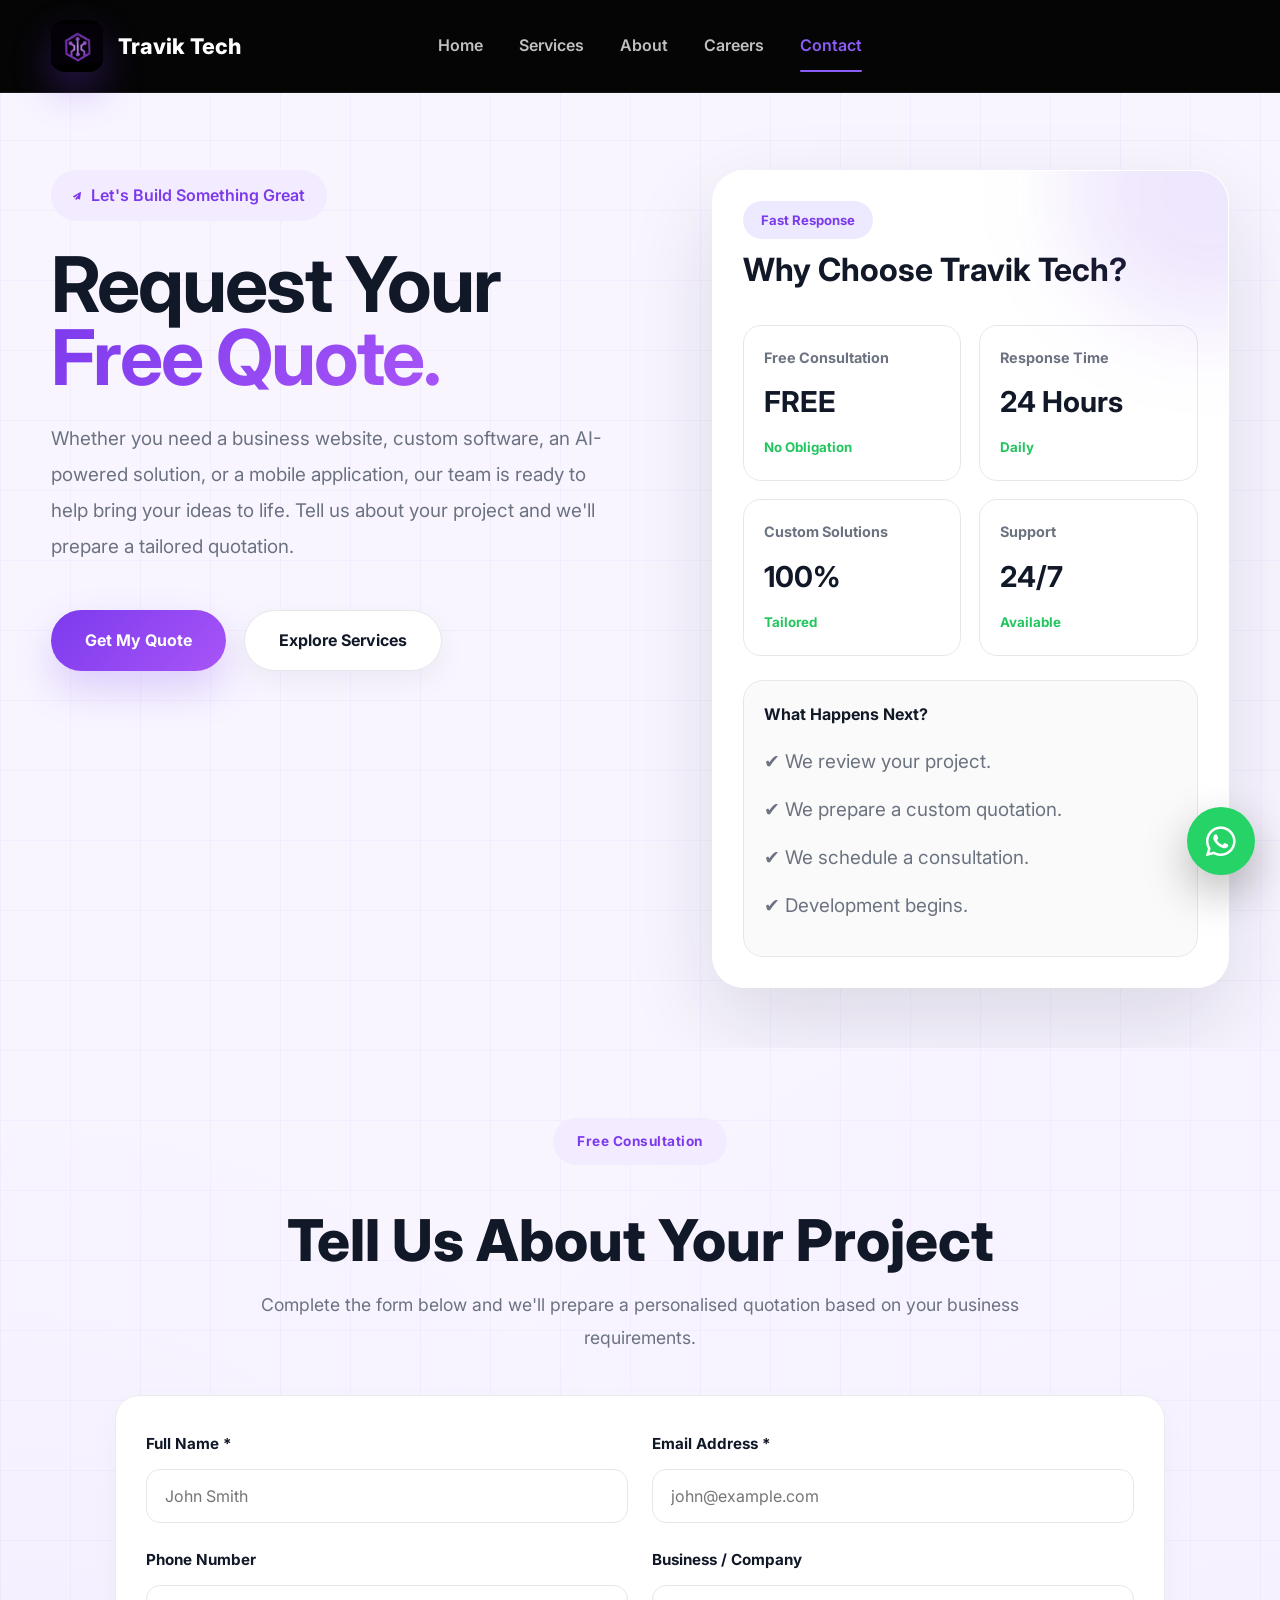
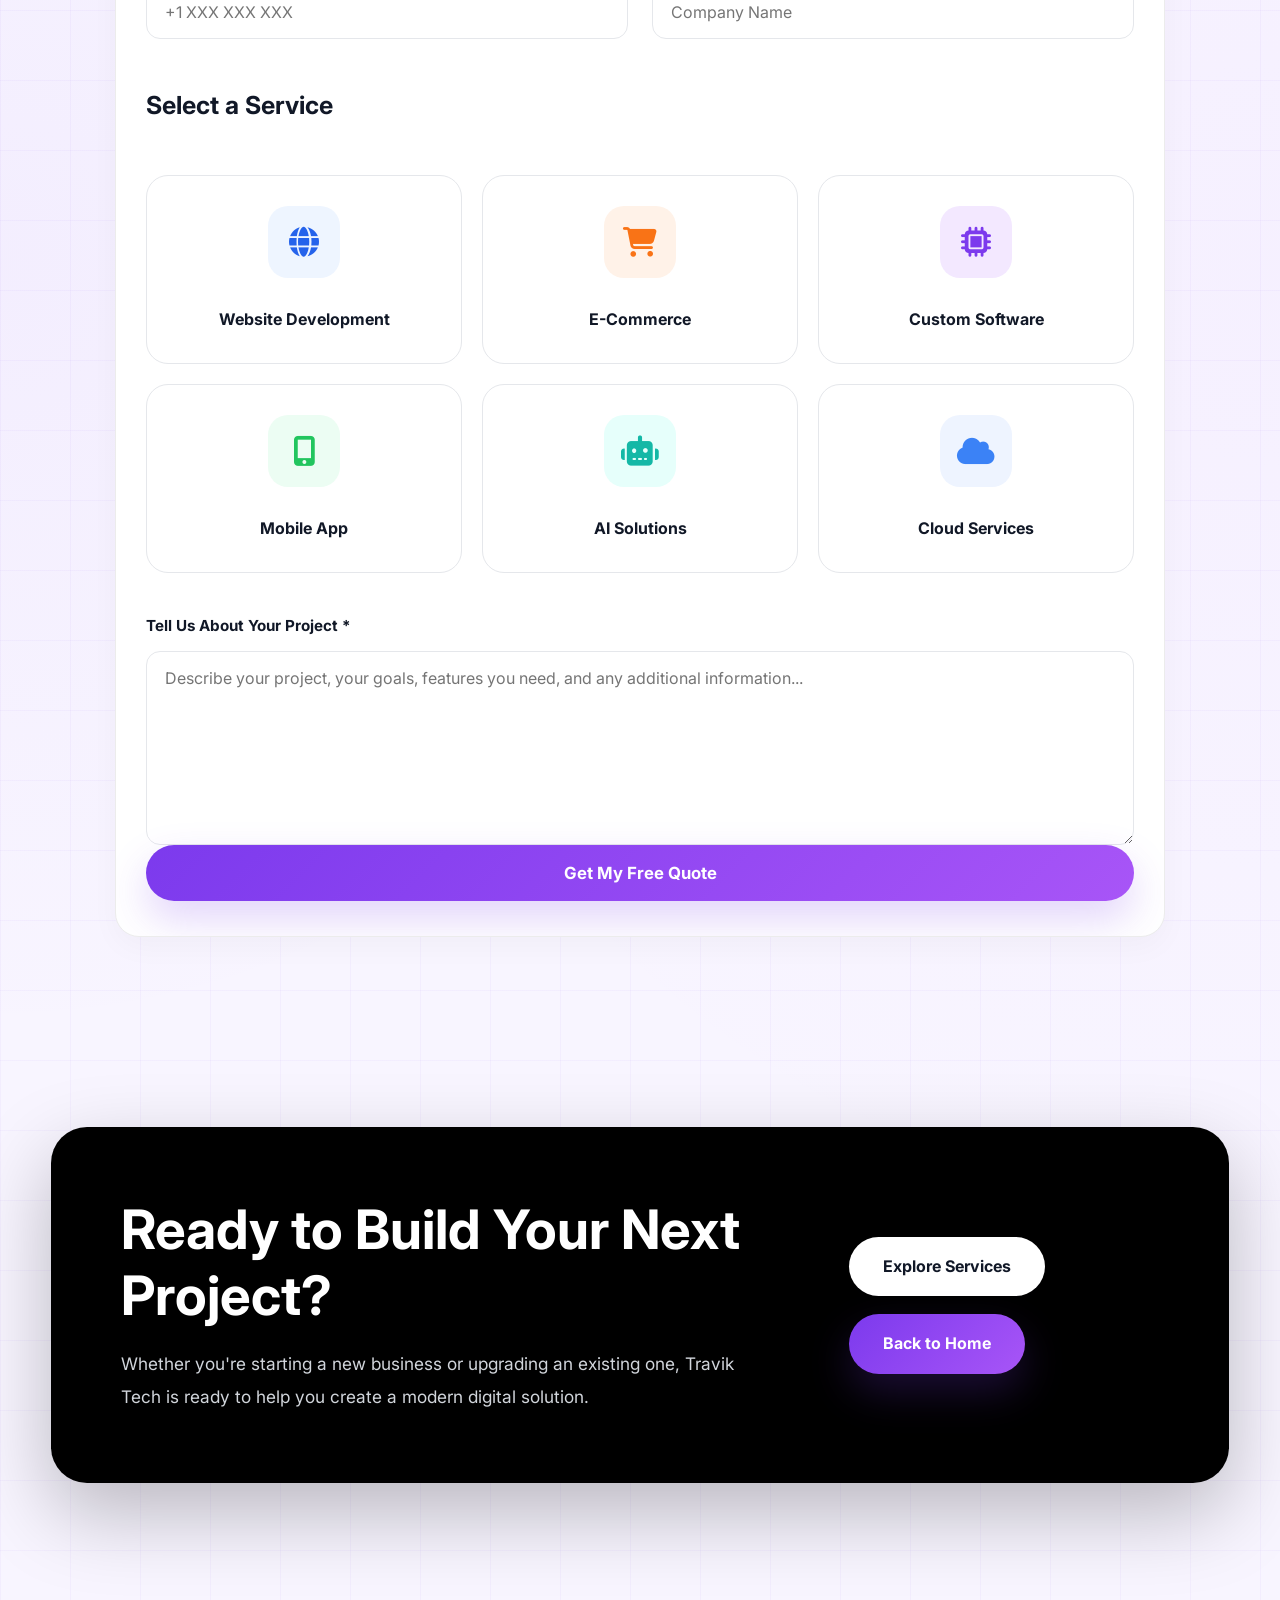
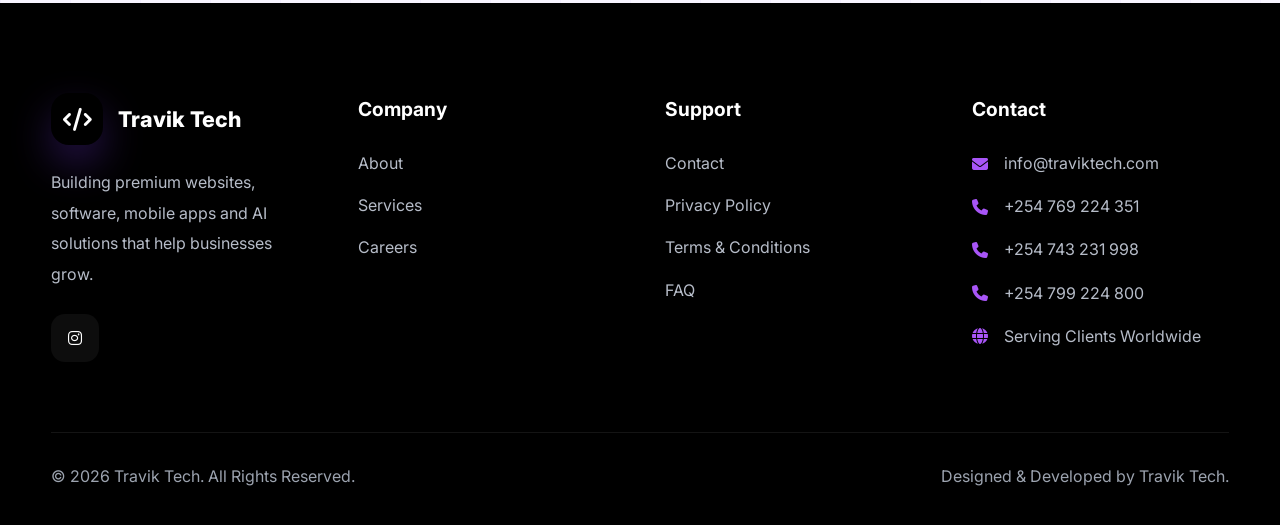
<file: contact.html>
<!DOCTYPE html>
<html lang="en">

<head>

<meta charset="UTF-8">
<meta name="viewport" content="width=device-width, initial-scale=1.0">

<title>Contact | Travik Tech</title>

<meta name="description"
content="Contact Travik Tech for premium websites, software development, AI solutions and mobile applications. Request your free quotation today.">

<link rel="preconnect" href="https://fonts.googleapis.com">
<link rel="preconnect" href="https://fonts.gstatic.com" crossorigin>

<link href="https://fonts.googleapis.com/css2?family=Inter:wght@300;400;500;600;700;800;900&display=swap" rel="stylesheet">

<link rel="stylesheet"
href="https://cdnjs.cloudflare.com/ajax/libs/font-awesome/6.6.0/css/all.min.css">

<link rel="stylesheet" href="css/styles.css">

</head>

<body>
    <!--=========================================================
                        HEADER
==========================================================-->

<header class="site-header">

    <div class="container header-inner">

        <a href="index.html" class="brand">

            <div class="brand-mark">
                <i class="fa-solid fa-code"></i>
            </div>

            <span>Travik Tech</span>

        </a>


        <nav class="nav-menu">

            <a href="index.html">
                Home
            </a>

            <a href="services.html">
                Services
            </a>

            <a href="about.html">
                About
            </a>

            <a href="careers.html">
                Careers
            </a>

            <a href="contact.html" class="active">
                Contact
            </a>

        </nav>


        <!-- MOBILE HAMBURGER -->

        <button
            class="nav-toggle"
            type="button"
            aria-label="Open menu"
            aria-expanded="false">

            <i class="fa-solid fa-bars"></i>

        </button>

    </div>

</header>


<main>
<!--=========================================================
                        HERO
==========================================================-->

<section class="hero">

<div class="container">

<div class="hero-grid">

<!-- Left -->

<div class="hero-content">

<div class="hero-badge">

<i class="fa-solid fa-paper-plane"></i>

Let's Build Something Great

</div>

<h1>

Request Your

<span>Free Quote.</span>

</h1>

<p>

Whether you need a business website,
custom software, an AI-powered solution,
or a mobile application, our team is ready
to help bring your ideas to life.
Tell us about your project and we'll prepare
a tailored quotation.

</p>

<div class="hero-buttons">

<a href="#quote-form" class="button button-primary">

Get My Quote

</a>

<a href="services.html" class="button button-secondary">

Explore Services

</a>

</div>

</div>

<!-- Right -->

<div class="hero-dashboard">

<div class="dashboard-window">

<div class="dashboard-header">

<div>

<span class="dashboard-badge">

Fast Response

</span>

<h3>

Why Choose Travik Tech?

</h3>

</div>

</div>

<div class="metric-grid">

<div class="metric-card">

<h4>Free Consultation</h4>

<h2>FREE</h2>

<small>No Obligation</small>

</div>

<div class="metric-card">

<h4>Response Time</h4>

<h2>24 Hours</h2>

<small>Daily</small>

</div>

<div class="metric-card">

<h4>Custom Solutions</h4>

<h2>100%</h2>

<small>Tailored</small>

</div>

<div class="metric-card">

<h4>Support</h4>

<h2>24/7</h2>

<small>Available</small>

</div>

</div>

<div class="mini-activity">

<h4>What Happens Next?</h4>

<p>✔ We review your project.</p>

<p>✔ We prepare a custom quotation.</p>

<p>✔ We schedule a consultation.</p>

<p>✔ Development begins.</p>

</div>

</div>

</div>

</div>

</div>

</section>
<!--=========================================================
                    CONTACT FORM
==========================================================-->

<section class="section" id="quote-form">

<div class="container">

<div class="section-head">

<span class="section-label">

Free Consultation

</span>

<h2>

Tell Us About Your Project

</h2>

<p>

Complete the form below and we'll prepare a personalised quotation based on your business requirements.

</p>

</div>

<form class="service-card contact-form">

<div class="form-grid">

<div class="form-group">

<label>Full Name *</label>

<input
type="text"
placeholder="John Smith"
required>

</div>

<div class="form-group">

<label>Email Address *</label>

<input
type="email"
placeholder="john@example.com"
required>

</div>

<div class="form-group">

<label>Phone Number</label>

<input
type="tel"
placeholder="+1 XXX XXX XXX">

</div>

<div class="form-group">

<label>Business / Company</label>

<input
type="text"
placeholder="Company Name">

</div>
</div>
<h3 class="form-title">
    Select a Service
</h3>

<div class="contact-service-selection">

    <label class="contact-service-option">
        <input type="radio" name="service" required>

        <div class="contact-service-icon blue">
            <i class="fa-solid fa-globe"></i>
        </div>

        <span>Website Development</span>
    </label>

    <label class="contact-service-option">
        <input type="radio" name="service">

        <div class="contact-service-icon orange">
            <i class="fa-solid fa-cart-shopping"></i>
        </div>

        <span>E-Commerce</span>
    </label>

    <label class="contact-service-option">
        <input type="radio" name="service">

        <div class="contact-service-icon purple">
            <i class="fa-solid fa-microchip"></i>
        </div>

        <span>Custom Software</span>
    </label>

    <label class="contact-service-option">
        <input type="radio" name="service">

        <div class="contact-service-icon green">
            <i class="fa-solid fa-mobile-screen-button"></i>
        </div>

        <span>Mobile App</span>
    </label>

    <label class="contact-service-option">
        <input type="radio" name="service">

        <div class="contact-service-icon teal">
            <i class="fa-solid fa-robot"></i>
        </div>

        <span>AI Solutions</span>
    </label>

    <label class="contact-service-option">
        <input type="radio" name="service">

        <div class="contact-service-icon sky">
            <i class="fa-solid fa-cloud"></i>
        </div>

        <span>Cloud Services</span>
    </label>

</div>
<div class="form-group">

<label>Tell Us About Your Project *</label>

<textarea
rows="8"
placeholder="Describe your project, your goals, features you need, and any additional information..."
required></textarea>

</div>

<button
class="button button-primary"
type="submit">

Get My Free Quote

</button>

</form>

</div>

</section>
<!--=========================================================
                    CALL TO ACTION
==========================================================-->

<section class="cta">

<div class="container">

<div class="cta-panel">

<div>

<h2>

Ready to Build Your Next Project?

</h2>

<p>

Whether you're starting a new business or upgrading an existing one,
Travik Tech is ready to help you create a modern digital solution.

</p>

</div>

<div class="cta-buttons">

<a href="services.html" class="button button-secondary">

Explore Services

</a>

<a href="index.html" class="button button-primary">

Back to Home

</a>

</div>

</div>

</div>

</section>
</main>

<!-- ==========================================
                    FOOTER
========================================== -->

<footer>

<div class="container">

<div class="footer-grid">

<div>

<a href="index.html" class="brand">

<div class="brand-mark">

<i class="fa-solid fa-code"></i>

</div>

<span>Travik Tech</span>

</a>

<p class="footer-about">

Building premium websites, software, mobile apps and AI solutions that help businesses grow.

</p>

<div class="footer-social">

<a href="#"><i class="fab fa-instagram"></i></a>

</div>

</div>

<div>

<h3 class="footer-title">Company</h3>

<div class="footer-links">

<a href="about.html">About</a>

<a href="services.html">Services</a>

<a href="careers.html">Careers</a>

</div>

</div>

<div>

<h3 class="footer-title">Support</h3>

<div class="footer-links">

<a href="contact.html">Contact</a>

<a href="#">Privacy Policy</a>

<a href="#">Terms & Conditions</a>

<a href="#">FAQ</a>

</div>

</div>

<div>

<h3 class="footer-title">Contact</h3>

<div class="footer-contact">

<p>

<i class="fa-solid fa-envelope"></i>

info@traviktech.com

</p>

<p>

<i class="fa-solid fa-phone"></i>

+254 769 224 351

</p>
<p>
    <i class="fa-solid fa-phone"></i>
    +254 743 231 998
</p>
<p>
    <i class="fa-solid fa-phone"></i>
    +254 799 224 800 
</p>
<p>

<i class="fa-solid fa-globe"></i>

Serving Clients Worldwide

</p>

</div>

</div>

</div>

<div class="footer-bottom">

<p>

© 2026 Travik Tech. All Rights Reserved.

</p>

<p>

Designed & Developed by Travik Tech.

</p>

</div>

</div>

</footer>

<!-- ==========================================
            WHATSAPP FLOATING CHAT
========================================== -->

<div class="whatsapp-container">

<button class="whatsapp-button" onclick="toggleWhatsApp()">

<i class="fa-brands fa-whatsapp"></i>

</button>

<div class="whatsapp-popup" id="whatsappPopup">

<div class="whatsapp-header">

<div class="whatsapp-avatar">

<i class="fa-solid fa-code"></i>

</div>

<div class="whatsapp-info">

<h4>Travik Tech</h4>

<small>

<span class="online-dot"></span>

Typically replies within a few minutes

</small>

</div>

<div class="whatsapp-close" onclick="toggleWhatsApp()">

<i class="fa-solid fa-xmark"></i>

</div>

</div>

<div class="whatsapp-body">

<p>

👋 Hi! Need a website, software, mobile app or AI solution?

<br><br>

We're online and usually reply within a few minutes.

</p>

<a href="https://wa.me/254769224351"

target="_blank"

class="whatsapp-chat-btn">

<i class="fa-brands fa-whatsapp"></i>

Start Chat on WhatsApp

</a>

</div>

</div>

</div>

<script src="js/main.js"></script>

</body>

</html>
</file>
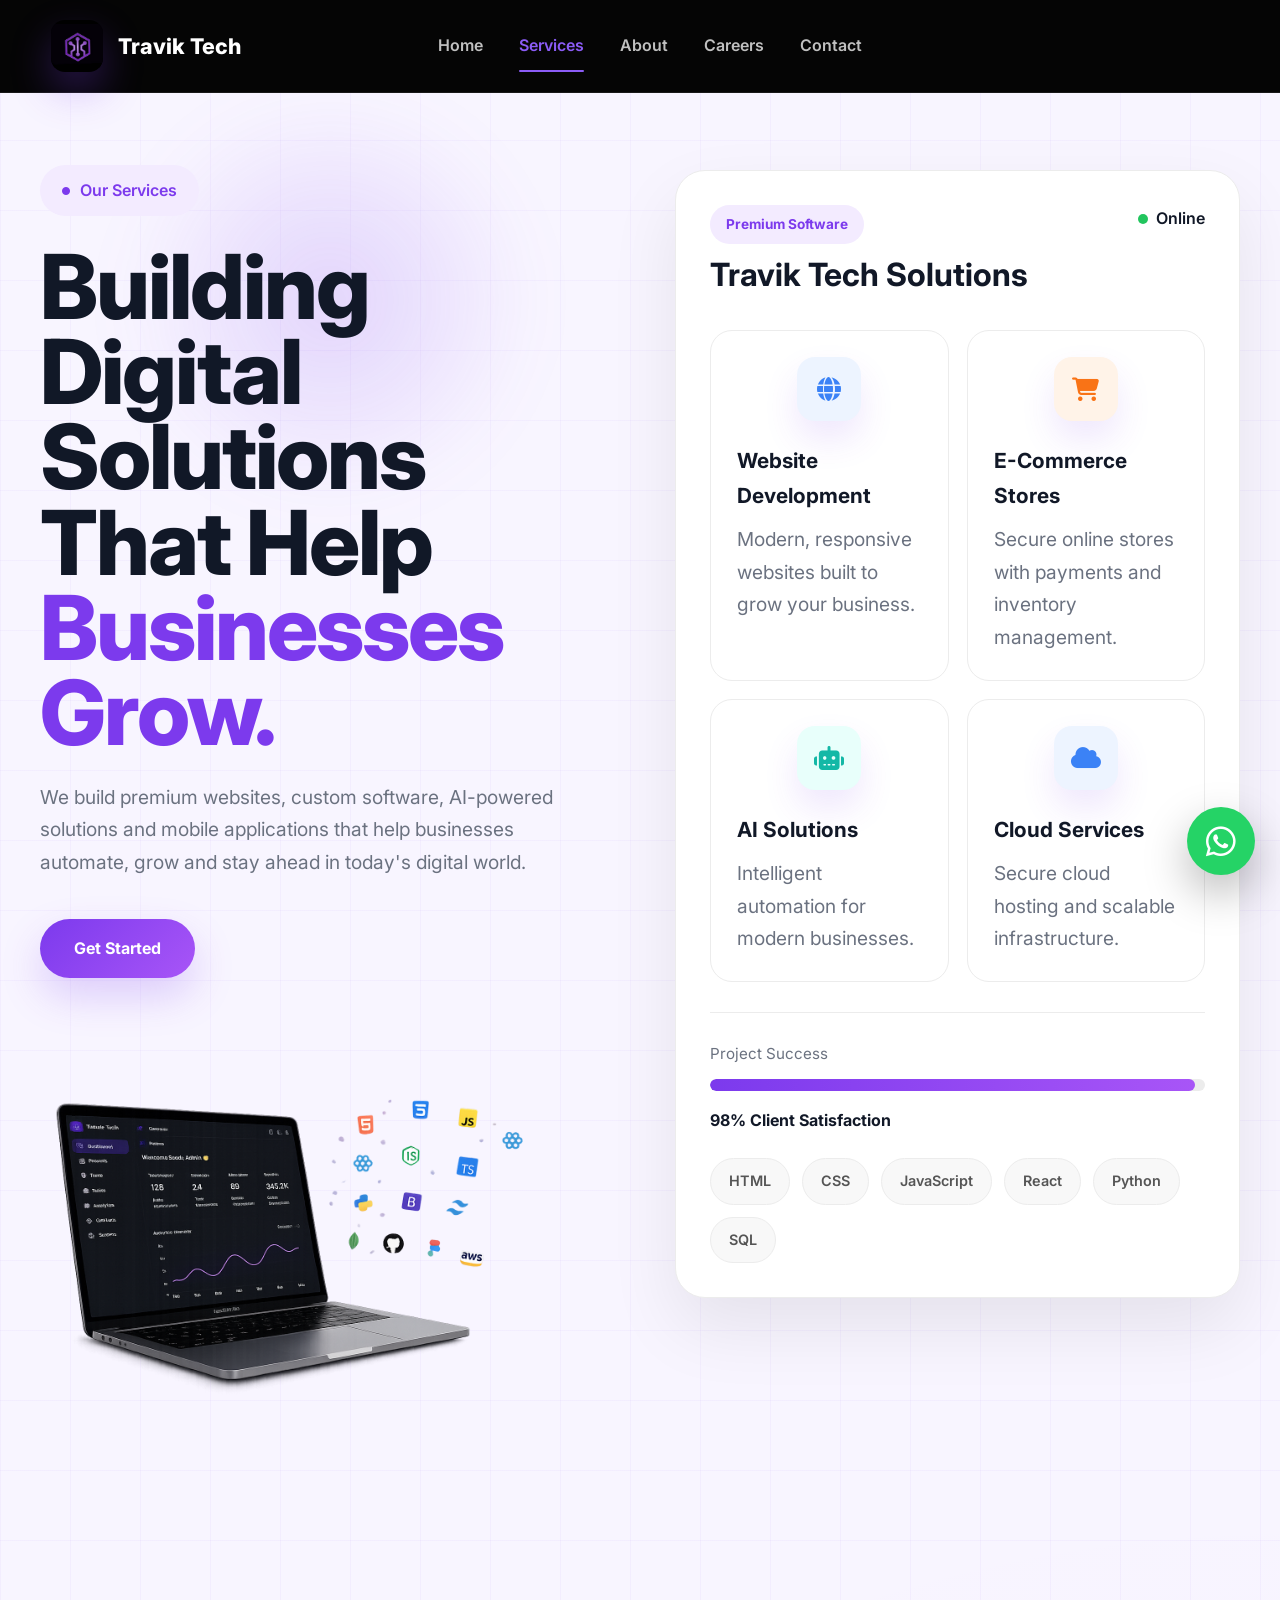
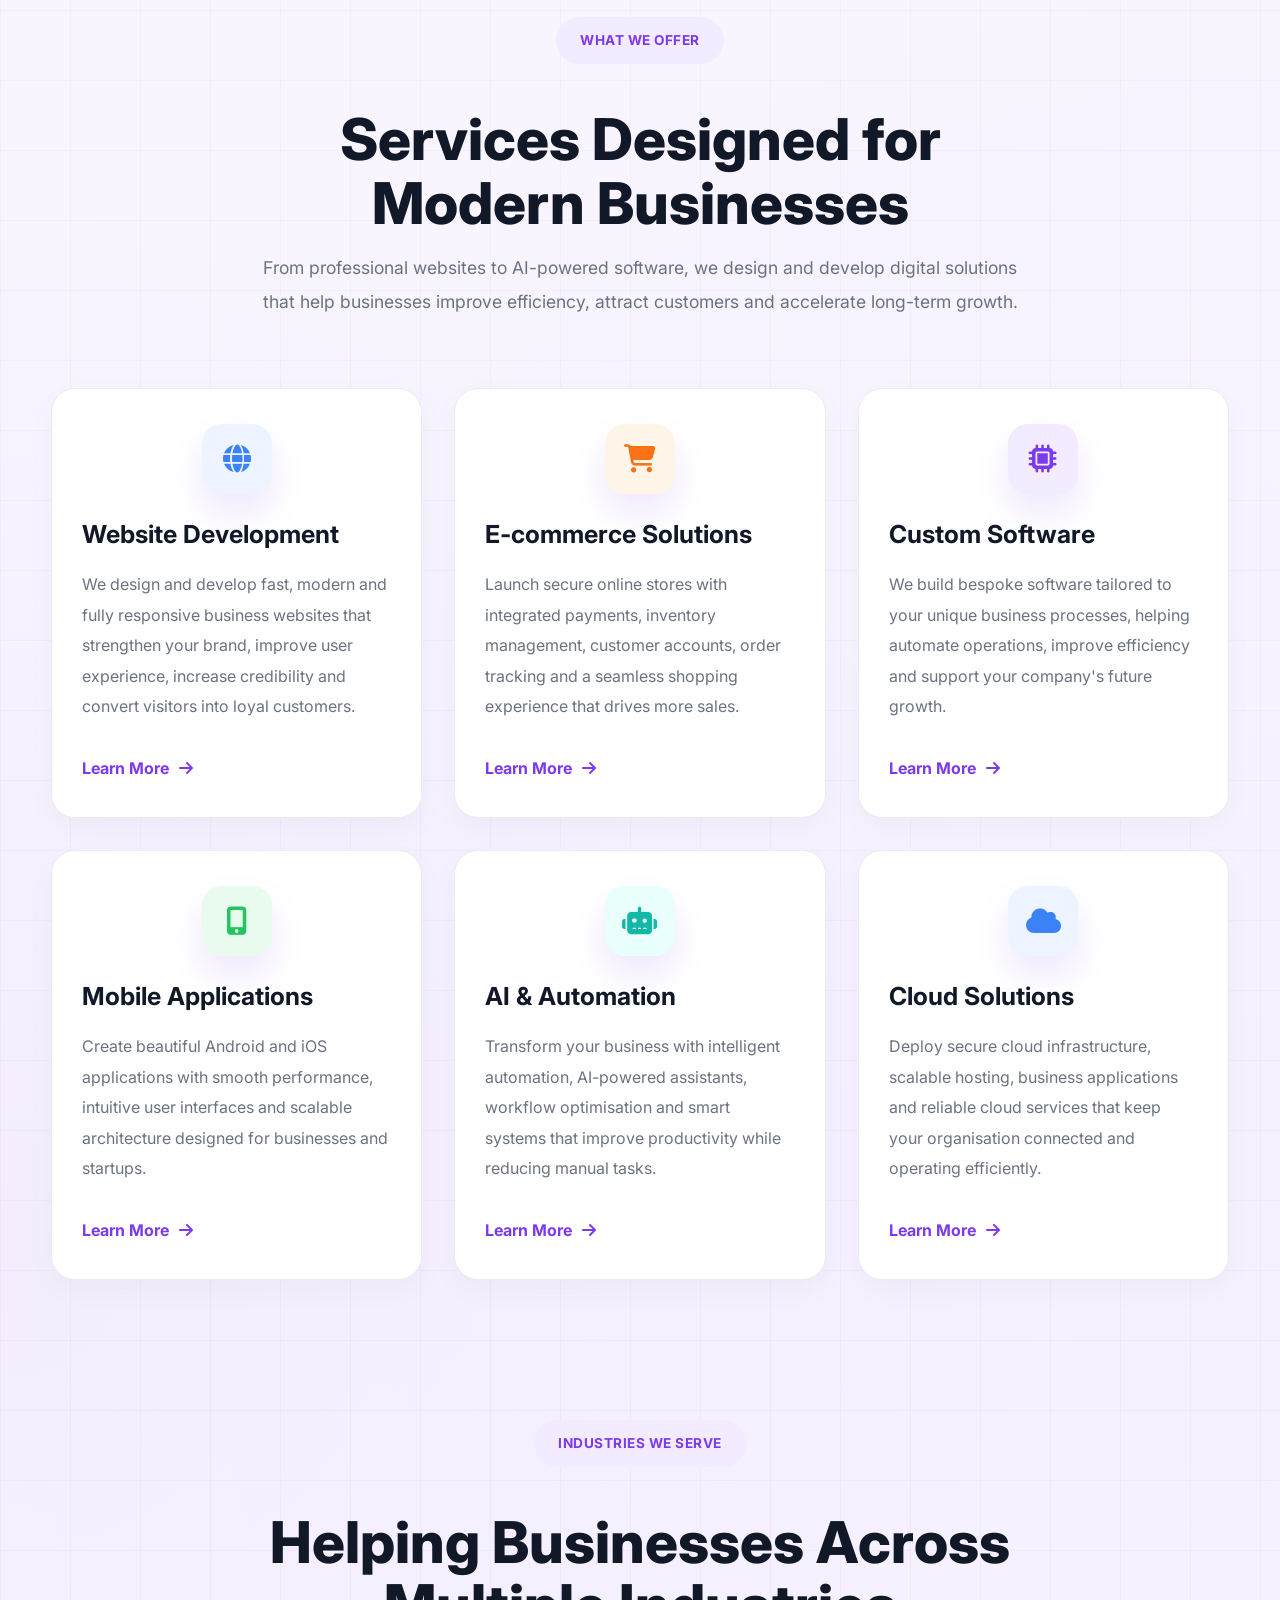
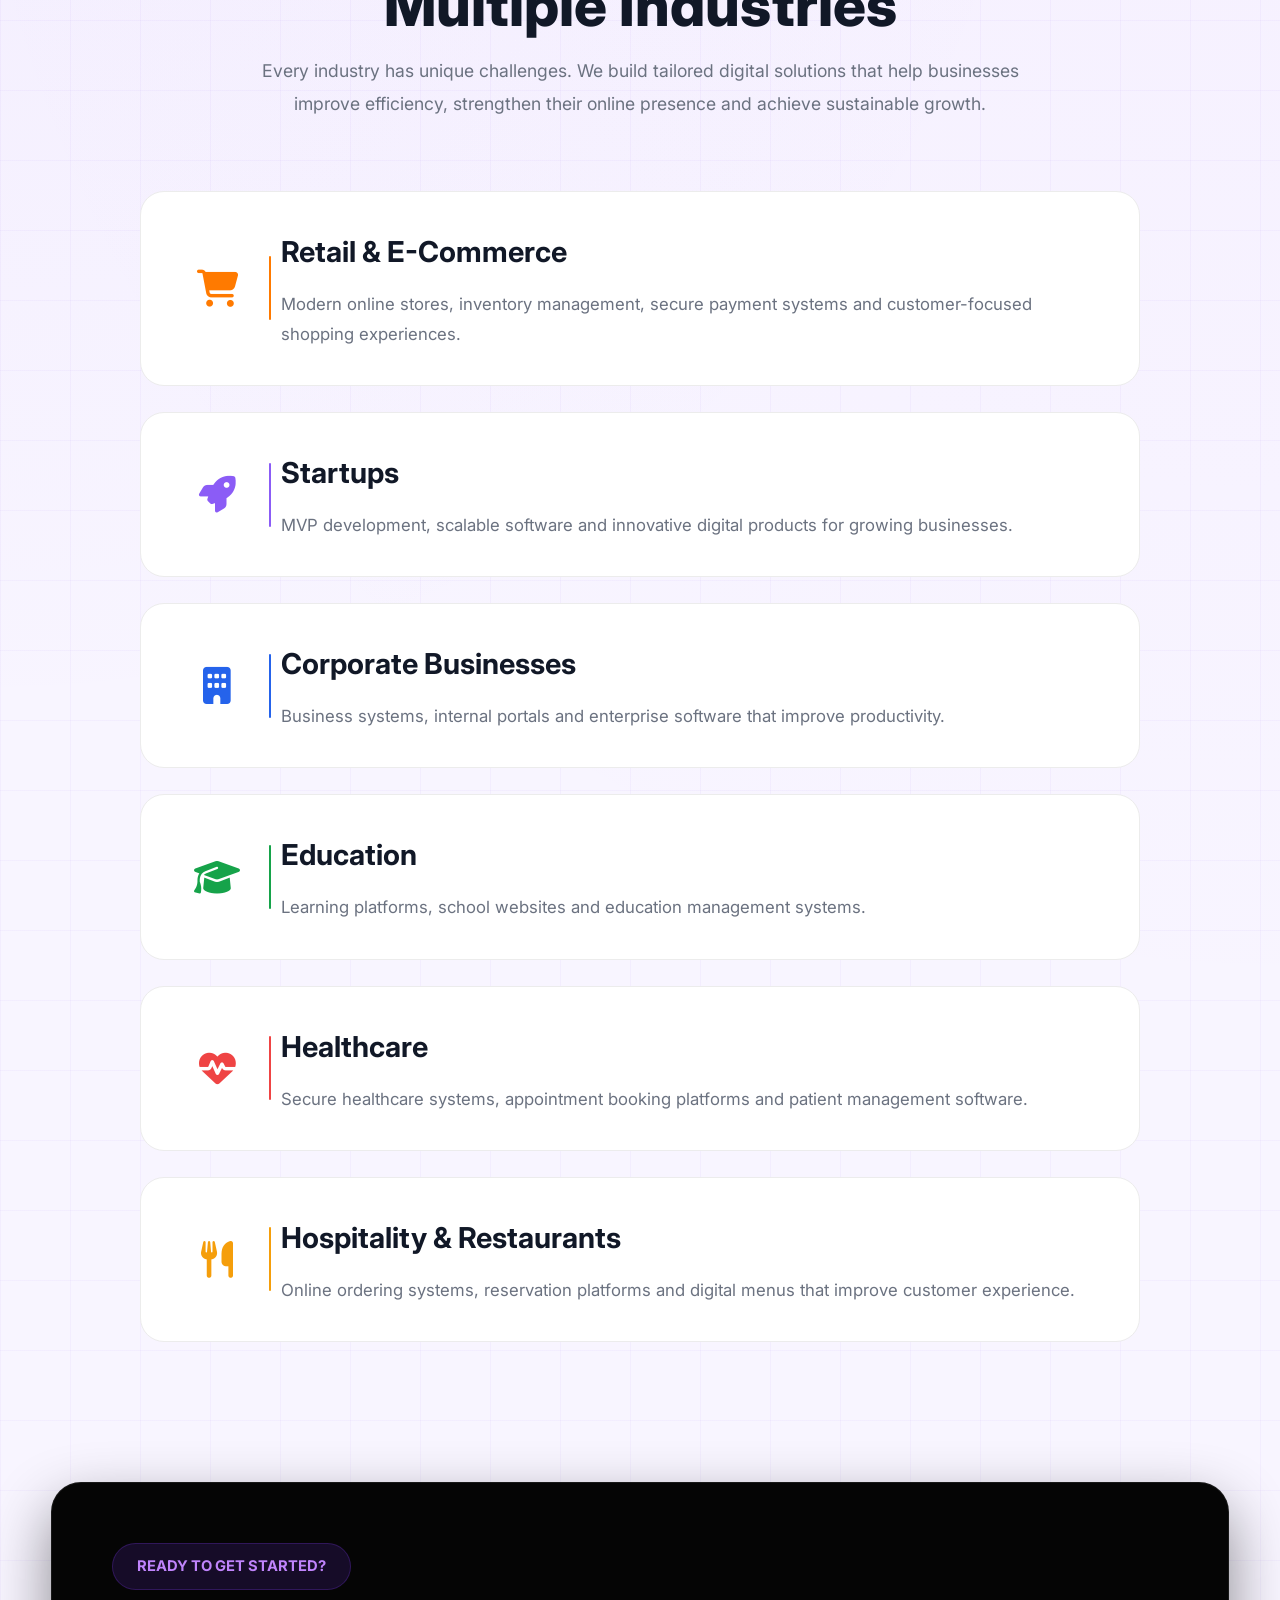
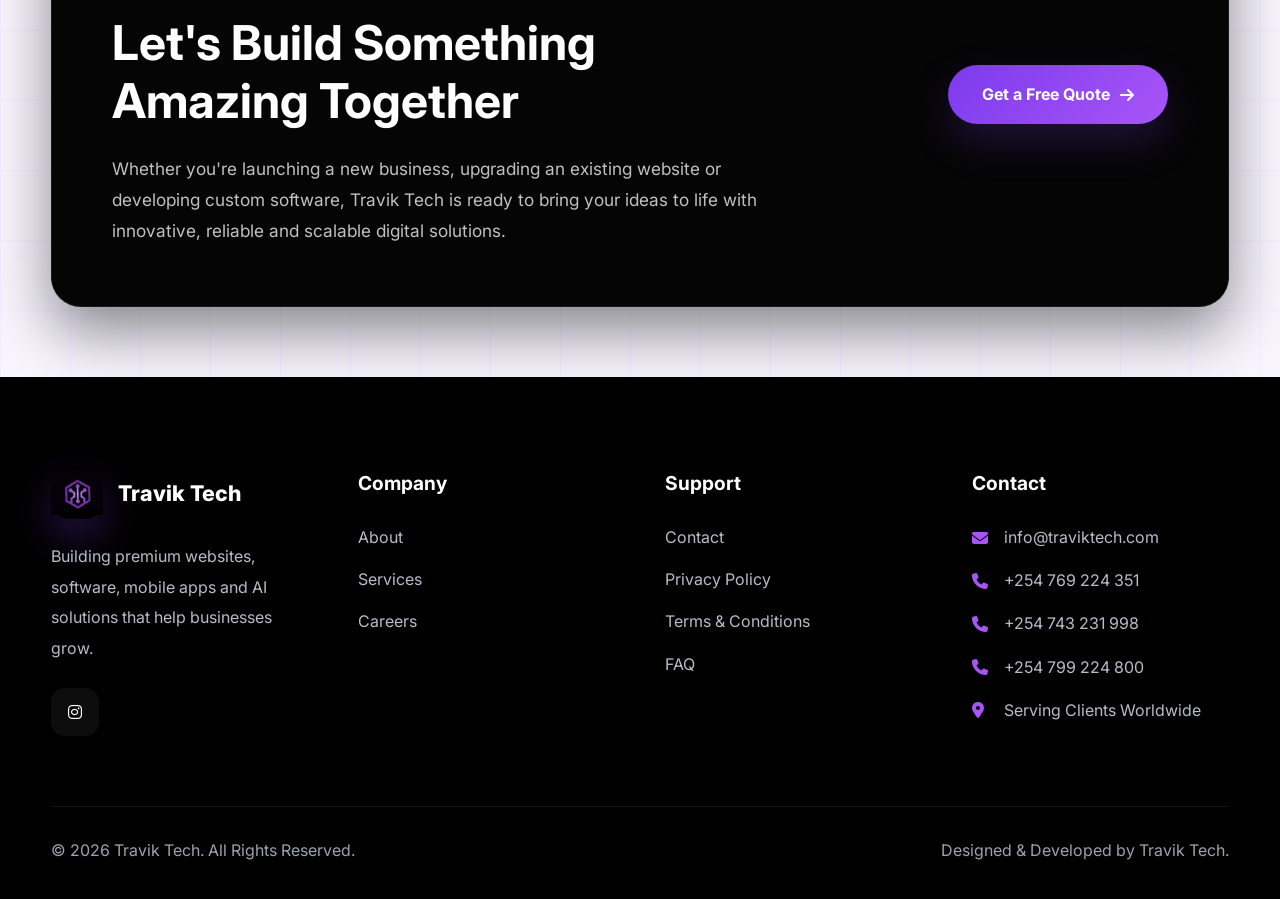
<file: services.html>
<!DOCTYPE html>
<html lang="en">

<head>

    <meta charset="UTF-8">
    <meta name="viewport" content="width=device-width, initial-scale=1.0">

    <title>Services | Travik Tech</title>

    <!-- Google Font -->

    <link rel="preconnect" href="https://fonts.googleapis.com">

    <link rel="preconnect" href="https://fonts.gstatic.com" crossorigin>

    <link href="https://fonts.googleapis.com/css2?family=Inter:wght@300;400;500;600;700;800&display=swap" rel="stylesheet">

    <!-- Font Awesome -->

    <link rel="stylesheet"
    href="https://cdnjs.cloudflare.com/ajax/libs/font-awesome/6.6.0/css/all.min.css">

    <!-- Main CSS -->

    <link rel="stylesheet" href="css/styles.css">

</head>

<body>

<!-- ==========================================
                    HEADER
========================================== -->

<header class="site-header">

    <div class="container header-inner">

        <!-- LOGO -->
        <a href="index.html" class="brand">

            <span class="brand-mark">
               <img src="images/Logo.png" alt="Travik Tech Logo">
            </span>

            <span class="brand-text">
                Travik Tech
            </span>

        </a>

        <!-- DESKTOP NAVIGATION -->
        <nav class="nav-menu">

            <a href="index.html">
                Home
            </a>

            <a href="services.html" class="active">
                Services
            </a>

            <a href="about.html">
                About
            </a>

            <a href="careers.html">
                Careers
            </a>

            <a href="contact.html">
                Contact
            </a>

        </nav>
        <!-- MOBILE HAMBURGER -->
        <button
            class="nav-toggle"
            type="button"
            aria-label="Open navigation menu"
            aria-expanded="false"
        >
            <i class="fa-solid fa-bars"></i>
        </button>

    </div>

</header>

<main>
  <!-- ==========================================
                SERVICES HERO
========================================== -->

<section class="services-hero">

    <div class="container services-hero-grid">

        <!-- LEFT -->

        <div class="services-content">

            <span class="hero-badge">

                <i class="fa-solid fa-circle"></i>

                Our Services

            </span>

            <h1>

                Building Digital<br>

                Solutions That Help<br>

                <span>Businesses Grow.</span>

            </h1>

            <p>

                We build premium websites, custom software, AI-powered
                solutions and mobile applications that help businesses
                automate, grow and stay ahead in today's digital world.

            </p>

            <div class="hero-actions">

                <a href="contact.html" class="button button-primary">

                    Get Started

                </a>

            </div>
            <div class="services-laptop">
    <img src="images/laptop-tech.png" alt="Laptop">
</div>
        </div>
<!-- RIGHT -->

<div class="services-dashboard">

    <div class="dashboard-header">

        <div>
            <span class="dashboard-label">Premium Software</span>
            <h3>Travik Tech Solutions</h3>
        </div>

        <div class="status">
            <span class="online"></span>
            Online
        </div>

    </div>

    <div class="dashboard-stats">

        <!-- Card 1 -->
        <div class="service-mini">

            <div class="service-icon web-icon">
                <i class="fa-solid fa-globe"></i>
            </div>

            <h4>Website Development</h4>

            <p>
                Modern, responsive websites built to grow your business.
            </p>

        </div>

        <!-- Card 2 -->
        <div class="service-mini">

            <div class="service-icon ecommerce-icon">
                <i class="fa-solid fa-cart-shopping"></i>
            </div>

            <h4>E-Commerce Stores</h4>

            <p>
                Secure online stores with payments and inventory management.
            </p>

        </div>

        <!-- Card 3 -->
        <div class="service-mini">

            <div class="service-icon ai-icon">
                <i class="fa-solid fa-robot"></i>
            </div>

            <h4>AI Solutions</h4>

            <p>
                Intelligent automation for modern businesses.
            </p>

        </div>

        <!-- Card 4 -->
        <div class="service-mini">

            <div class="service-icon cloud-icon">
                <i class="fa-solid fa-cloud"></i>
            </div>

            <h4>Cloud Services</h4>

            <p>
                Secure cloud hosting and scalable infrastructure.
            </p>

        </div>

    </div>

    <div class="dashboard-chart">

        <div class="chart-card">

            <span>Project Success</span>

            <div class="progress-bar">
                <div class="progress"></div>
            </div>

            <strong>98% Client Satisfaction</strong>

        </div>

        <div class="tech-stack">

            <span>HTML</span>
            <span>CSS</span>
            <span>JavaScript</span>
            <span>React</span>
            <span>Python</span>
            <span>SQL</span>

        </div>

    </div>

</div>

</section>
<!-- ==========================================
                OUR SERVICES
========================================== -->

<section class="section services-section">

    <div class="container">

        <div class="section-head">

            <span class="section-label">
                WHAT WE OFFER
            </span>

            <h2>
                Services Designed for Modern Businesses
            </h2>

            <p>
                From professional websites to AI-powered software, we design
                and develop digital solutions that help businesses improve
                efficiency, attract customers and accelerate long-term growth.
            </p>

        </div>

        <div class="services-grid">

            <!-- Service 1 -->

            <article class="service-card">

                <div class="service-icon">
                    <i class="fa-solid fa-globe"></i>
                </div>

                <h3>Website Development</h3>

                <p>
                    We design and develop fast, modern and fully responsive
                    business websites that strengthen your brand, improve user
                    experience, increase credibility and convert visitors into
                    loyal customers.
                </p>

                <a href="#" class="service-link" data-service="website">
    Learn More
    <i class="fa-solid fa-arrow-right"></i>
</a>

            </article>

            <!-- Service 2 -->

            <article class="service-card">

                <div class="service-icon">
                    <i class="fa-solid fa-cart-shopping"></i>
                </div>

                <h3>E-commerce Solutions</h3>

                <p>
                    Launch secure online stores with integrated payments,
                    inventory management, customer accounts, order tracking and
                    a seamless shopping experience that drives more sales.
                </p>

                <a href="#" class="service-link" data-service="ecommerce">
    Learn More
    <i class="fa-solid fa-arrow-right"></i>
</a>

            </article>

            <!-- Service 3 -->

            <article class="service-card">

               <div class="service-icon software-icon">
    <i class="fa-solid fa-microchip"></i>
</div>

                <h3>Custom Software</h3>

                <p>
                    We build bespoke software tailored to your unique business
                    processes, helping automate operations, improve efficiency
                    and support your company's future growth.
                </p>

               <a href="#" class="service-link"data-service="software">
    Learn More
    <i class="fa-solid fa-arrow-right"></i>
</a>

            </article>

            <!-- Service 4 -->

            <article class="service-card">

                <div class="service-icon">
                    <i class="fa-solid fa-mobile-screen-button"></i>
                </div>

                <h3>Mobile Applications</h3>

                <p>
                    Create beautiful Android and iOS applications with smooth
                    performance, intuitive user interfaces and scalable
                    architecture designed for businesses and startups.
                </p>

                <a href="#" class="service-link"data-service="mobile">
    Learn More
    <i class="fa-solid fa-arrow-right"></i>
</a>

            </article>

            <!-- Service 5 -->

            <article class="service-card">

                <div class="service-icon">
                    <i class="fa-solid fa-robot"></i>
                </div>

                <h3>AI & Automation</h3>

                <p>
                    Transform your business with intelligent automation,
                    AI-powered assistants, workflow optimisation and smart
                    systems that improve productivity while reducing manual
                    tasks.
                </p>

                <a href="#" class="service-link"data-service="ai">
    Learn More
    <i class="fa-solid fa-arrow-right"></i>
</a>

            </article>

            <!-- Service 6 -->

            <article class="service-card">

                <div class="service-icon">
                    <i class="fa-solid fa-cloud"></i>
                </div>

                <h3>Cloud Solutions</h3>

                <p>
                    Deploy secure cloud infrastructure, scalable hosting,
                    business applications and reliable cloud services that keep
                    your organisation connected and operating efficiently.
                </p>

                <a href="#" class="service-link"data-service="cloud">
    Learn More
    <i class="fa-solid fa-arrow-right"></i>
</a>

            </article>

        </div>

    </div>

</section>
<!-- ==========================================
                INDUSTRIES
========================================== -->
<section class="section industries-section">

    <div class="container">

        <div class="section-head">

            <span class="section-label">
                INDUSTRIES WE SERVE
            </span>

            <h2>
                Helping Businesses Across Multiple Industries
            </h2>

            <p>
                Every industry has unique challenges. We build tailored digital solutions that help businesses improve efficiency, strengthen their online presence and achieve sustainable growth.
            </p>

        </div>

        <div class="industries-list">

            <!-- Retail -->

            <article class="industry-item">

                <div class="industry-icon">
                    <i class="fa-solid fa-cart-shopping"></i>
                </div>

                <div class="industry-content">

                    

                    <h3>Retail & E-Commerce</h3>

                    <p>
                        Modern online stores, inventory management, secure payment systems and customer-focused shopping experiences.
                    </p>

                </div>
            </article>

            <!-- Startups -->

            <article class="industry-item">

                <div class="industry-icon">
                    <i class="fa-solid fa-rocket"></i>
                </div>

                <div class="industry-content">

                

                    <h3>Startups</h3>

                    <p>
                        MVP development, scalable software and innovative digital products for growing businesses.
                    </p>

                </div>
            </article>

            <!-- Corporate -->

            <article class="industry-item">

                <div class="industry-icon">
                    <i class="fa-solid fa-building"></i>
                </div>

                <div class="industry-content">

  

                    <h3>Corporate Businesses</h3>

                    <p>
                        Business systems, internal portals and enterprise software that improve productivity.
                    </p>

                </div>  
            </article>

            <!-- Education -->

            <article class="industry-item">

                <div class="industry-icon">
                    <i class="fa-solid fa-graduation-cap"></i>
                </div>

                <div class="industry-content">

                    <h3>Education</h3>

                    <p>
                        Learning platforms, school websites and education management systems.
                    </p>

                </div>
            </article>

            <!-- Healthcare -->

            <article class="industry-item">

                <div class="industry-icon">
                    <i class="fa-solid fa-heart-pulse"></i>
                </div>

                <div class="industry-content">

                    <h3>Healthcare</h3>

                    <p>
                        Secure healthcare systems, appointment booking platforms and patient management software.
                    </p>

                </div>
            </article>

            <!-- Hospitality -->

            <article class="industry-item">

                <div class="industry-icon">
                    <i class="fa-solid fa-utensils"></i>
                </div>

                <div class="industry-content">

                    <h3>Hospitality & Restaurants</h3>

                    <p>
                        Online ordering systems, reservation platforms and digital menus that improve customer experience.
                    </p>

                </div>
            </article>

        </div>

    </div>

</section>
<!-- ==========================================
                FINAL CTA
========================================== -->

<section class="section final-cta">

    <div class="container">

        <div class="cta-panel">

            <div class="cta-content">

                <span class="section-label">

                    READY TO GET STARTED?

                </span>

                <h2>

                    Let's Build Something Amazing Together

                </h2>

                <p>

                    Whether you're launching a new business, upgrading an
                    existing website or developing custom software, Travik Tech
                    is ready to bring your ideas to life with innovative,
                    reliable and scalable digital solutions.

                </p>

            </div>

            <div class="cta-buttons">

                <a href="contact.html" class="button button-primary">

                    Get a Free Quote

                    <i class="fa-solid fa-arrow-right"></i>

                </a>

            </div>

        </div>

    </div>

</section>

<!-- ==========================================
        SERVICE POPUP
========================================== -->

<div class="service-modal" id="serviceModal">

    <div class="service-modal-content">

        <button class="close-modal" id="closeModal">
            <i class="fa-solid fa-xmark"></i>
        </button>

        <div id="modalContent">

            <!-- Content will appear here -->

        </div>

    </div>

</div>
<!-- ==========================================
                    FOOTER
========================================== -->

<footer>

<div class="container">

<div class="footer-grid">

<div>

<a href="index.html" class="brand">

<div class="brand-mark">

<img src="images/Logo.png" alt="Travik Tech Logo">

</div>

<span>Travik Tech</span>

</a>

<p class="footer-about">

Building premium websites, software, mobile apps and AI solutions that help businesses grow.

</p>

<div class="footer-social">

<a href="#"><i class="fab fa-instagram"></i></a>

</div>

</div>

<div>

<h3 class="footer-title">Company</h3>

<div class="footer-links">

<a href="about.html">About</a>

<a href="services.html">Services</a>

<a href="careers.html">Careers</a>

</div>

</div>

<div>

<h3 class="footer-title">Support</h3>

<div class="footer-links">

<a href="contact.html">Contact</a>

<a href="#">Privacy Policy</a>

<a href="#">Terms & Conditions</a>

<a href="#">FAQ</a>

</div>

</div>

<div>

<h3 class="footer-title">Contact</h3>

<div class="footer-contact">

<p>

<i class="fa-solid fa-envelope"></i>

info@traviktech.com

</p>

<p>

<i class="fa-solid fa-phone"></i>

+254 769 224 351

</p>
<p>
    <i class="fa-solid fa-phone"></i>
    +254 743 231 998
</p>
<p>
    <i class="fa-solid fa-phone"></i>
    +254 799 224 800 
</p>

<p>

<i class="fa-solid fa-location-dot"></i>

Serving Clients Worldwide

</p>

</div>

</div>

</div>

<div class="footer-bottom">

<p>

© 2026 Travik Tech. All Rights Reserved.

</p>

<p>

Designed & Developed by Travik Tech.

</p>

</div>

</div>

</footer>
<script src="js/main.js"></script>

</body>
</html>
<!-- ==========================================
            WHATSAPP FLOATING CHAT
========================================== -->

<div class="whatsapp-container">

<button class="whatsapp-button" onclick="toggleWhatsApp()">

<i class="fa-brands fa-whatsapp"></i>

</button>

<div class="whatsapp-popup" id="whatsappPopup">

<div class="whatsapp-header">

<div class="whatsapp-avatar">

<i class="fa-solid fa-code"></i>

</div>

<div class="whatsapp-info">

<h4>Travik Tech</h4>

<small>

<span class="online-dot"></span>

Typically replies within a few minutes

</small>

</div>

<div class="whatsapp-close" onclick="toggleWhatsApp()">

<i class="fa-solid fa-xmark"></i>

</div>

</div>

<div class="whatsapp-body">

<p>

👋 Hi! Need a website, software, mobile app or AI solution?

<br><br>

We're online and usually reply within a few minutes.

</p>

<a href="https://wa.me/254769224351"

target="_blank"

class="whatsapp-chat-btn">

<i class="fa-brands fa-whatsapp"></i>

Start Chat on WhatsApp

</a>

</div>

</div>

</div>

<script src="js/main.js"></script>

</main>

</body>

</html>
</file>
<file: css/styles.css>
/*=========================================================
                    TRAVIK TECH
                PREMIUM STYLESHEET
                    VERSION 3.0
=========================================================*/


/*=========================================================
                    GOOGLE FONT
=========================================================*/

@import url('https://fonts.googleapis.com/css2?family=Inter:wght@100;200;300;400;500;600;700;800;900&display=swap');


/*=========================================================
                    CSS VARIABLES
=========================================================*/

:root{

    --primary:#7c3aed;
    --primary-light:#a855f7;
    --primary-dark:#5b21b6;

    --black:#0f172a;
    --white:#ffffff;

    --surface:#f8fafc;
    --surface-2:#ffffff;

    --text:#111827;
    --text-light:#6b7280;

    --border:#e5e7eb;

    --success:#22c55e;
    --danger:#ef4444;

    --radius:22px;

    --transition:.35s ease;

    --shadow-sm:
    0 10px 30px rgba(15,23,42,.05);

    --shadow:
    0 20px 60px rgba(15,23,42,.08);

    --shadow-purple:
    0 25px 70px rgba(124,58,237,.18);

}


/*=========================================================
                        RESET
=========================================================*/

*{

    margin:0;
    padding:0;
    box-sizing:border-box;

}

html{

    scroll-behavior:smooth;

}

body{

    font-family:"Inter",sans-serif;

    color:var(--text);

    line-height:1.7;

    overflow-x:hidden;

    background:

radial-gradient(circle at left center,
rgba(124,58,237,.04),
transparent 35%),

radial-gradient(circle at right center,
rgba(168,85,247,.03),
transparent 45%),

linear-gradient(
rgba(124,58,237,.04) 1px,
transparent 1px),

linear-gradient(
90deg,
rgba(124,58,237,.04) 1px,
transparent 1px),

#f8f5ff;

    background-size:

    auto,
    auto,
    70px 70px,
    70px 70px,
    auto;

}

img{

    display:block;
    max-width:100%;

}

a{

    color:inherit;
    text-decoration:none;

}

ul{

    list-style:none;

}

button{

    border:none;
    outline:none;
    cursor:pointer;
    background:none;
    font-family:inherit;

}

input,
textarea,
select{

    font-family:inherit;
    outline:none;

}

textarea{

    resize:vertical;

}


/*=========================================================
                    GLOBAL
=========================================================*/

.container{

    width:min(1220px,92%);
    margin:auto;

}

.section{

    padding:120px 0;

}

.section-head{

    max-width:760px;
    margin:0 auto 70px;
    text-align:center;

}

.section-label{

    display:inline-flex;
    justify-content:center;
    align-items:center;

    padding:10px 24px;

    border-radius:999px;

    background:rgba(124,58,237,.10);

    color:var(--primary);

    font-size:.92rem;

    font-weight:700;

}

.section-head h2{

    font-size:clamp(2.5rem,5vw,3.8rem);

    line-height:1.15;

    margin:22px 0;

    color:var(--text);

}

.section-head p{

    font-size:1.12rem;

    color:var(--text-light);

    line-height:1.9;

}


/*=========================================================
                    COMMON
=========================================================*/

::selection{

    background:var(--primary);

    color:#ffffff;

}

::-webkit-scrollbar{

    width:10px;

}

::-webkit-scrollbar-track{

    background:#f4f4f4;

}

::-webkit-scrollbar-thumb{

    background:linear-gradient(
    var(--primary),
    var(--primary-light));

    border-radius:999px;

}

::-webkit-scrollbar-thumb:hover{

    background:var(--primary-dark);

}
/*=========================================================
                    HEADER
=========================================================*/

.site-header{

    position:fixed;

    top:0;
    left:0;

    width:100%;

    z-index:1000;

    background:rgba(248,245,255,.88);

    backdrop-filter:blur(20px);

    -webkit-backdrop-filter:blur(20px);

    border-bottom:1px solid rgba(15,23,42,.05);

    transition:.35s ease;

}

.site-header.scrolled{

     background:#f8f5ff;


    box-shadow:
    0 15px 40px rgba(15,23,42,.08);

}

/*=========================================================
                    HEADER LAYOUT
=========================================================*/

.header-inner{

    display:grid;

    grid-template-columns:240px 1fr auto;

    align-items:center;

    gap:40px;

    height:92px;

}

/*=========================================================
                        LOGO
=========================================================*/

.brand{

    display:flex;

    align-items:center;

    gap:15px;

    font-size:1.35rem;

    font-weight:800;

    color:var(--text);

}

.brand-mark{

    width:56px;

    height:56px;

    border-radius:18px;

    display:flex;

    justify-content:center;

    align-items:center;

    color:#ffffff;

    font-size:23px;

    background:linear-gradient(
        135deg,
        var(--primary),
        var(--primary-light)
    );

    box-shadow:
    0 18px 40px rgba(124,58,237,.30);

}

.brand:hover .brand-mark{

    transform:rotate(-8deg);

    transition:.35s;

}

/*=========================================================
                    NAVIGATION
=========================================================*/

.nav-menu{

    display:flex;

    justify-content:center;

    align-items:center;

    gap:38px;

}

.nav-menu a{

    position:relative;

    font-size:1rem;

    font-weight:600;

    color:var(--text);

    transition:.3s;

}

.nav-menu a:hover{

    color:var(--primary);

}

.nav-menu a.active{

    color:var(--primary);

}

.nav-menu a::after{

    content:"";

    position:absolute;

    left:0;

    bottom:-10px;

    width:100%;

    height:2px;

    border-radius:20px;

    background:linear-gradient(
        90deg,
        var(--primary),
        var(--primary-light)
    );

    transform:scaleX(0);

    transform-origin:left;

    transition:.35s;

}

.nav-menu a:hover::after,

.nav-menu a.active::after{

    transform:scaleX(1);

}

/*=========================================================
                HEADER BUTTONS
=========================================================*/

.header-buttons{

    display:flex;

    align-items:center;

    gap:14px;

}

/*=========================================================
                    BUTTONS
=========================================================*/

.button{

    display:inline-flex;

    justify-content:center;

    align-items:center;

    gap:10px;

    padding:16px 34px;

    border-radius:999px;

    font-weight:700;

    transition:.35s;

}

.button-primary{

    color:#ffffff;

    background:linear-gradient(
        135deg,
        var(--primary),
        var(--primary-light)
    );

    box-shadow:
    0 18px 40px rgba(124,58,237,.22);

}

.button-primary:hover{

    transform:translateY(-4px);

}

.button-secondary{

    background:#ffffff;

    color:var(--text);

    border:1px solid var(--border);

    box-shadow:var(--shadow-sm);

}

.button-secondary:hover{

    transform:translateY(-4px);

}

/*=========================================================
                MOBILE NAV
=========================================================*/

.nav-toggle{

    display:none;

    width:50px;

    height:50px;

    border-radius:16px;

    background:#ffffff;

    border:1px solid var(--border);

    box-shadow:var(--shadow-sm);

    justify-content:center;

    align-items:center;

    font-size:21px;

}

/*=========================================================
                RESPONSIVE
=========================================================*/

@media(max-width:1024px){

    .header-inner{

        grid-template-columns:1fr auto;

    }

    .nav-menu{

        display:none;

    }

    .header-buttons{

        display:none;

    }

    .nav-toggle{

        display:flex;

    }

}
/*=========================================================
                        HERO
=========================================================*/

.hero{

    position:relative;

    padding-top:170px;

    padding-bottom:120px;

    overflow:hidden;

}

/*=========================================================
                    HERO GRID
=========================================================*/

.hero-grid{

    display:grid;

    grid-template-columns:1.05fr .95fr;

    gap:90px;

    align-items:start;

}

/*=========================================================
                    HERO CONTENT
=========================================================*/

.hero-content{

    max-width:670px;

}

.hero-badge{

    display:inline-flex;

    align-items:center;

    gap:10px;

    padding:12px 24px;

    border-radius:999px;

    background:rgba(124,58,237,.10);

    color:var(--primary);

    font-weight:700;

    margin-bottom:30px;

}

.hero-badge i{

    color:var(--primary);

}

.hero h1{

    font-size:clamp(3.5rem,6vw,5.2rem);

    line-height:.95;

    letter-spacing:-2px;

    margin-bottom:26px;

    color:var(--text);

}

.hero h1 span{

    background:linear-gradient(
        135deg,
        var(--primary),
        var(--primary-light)
    );

    background-clip:text;

    -webkit-background-clip:text;

    color:transparent;

    -webkit-text-fill-color:transparent;

}

.hero p{

    font-size:1.18rem;

    color:var(--text-light);

    line-height:1.9;

    margin-bottom:45px;

    max-width:620px;

}

/*=========================================================
                    HERO BUTTONS
=========================================================*/

.hero-buttons{

    display:flex;

    flex-wrap:wrap;

    gap:18px;

    margin-bottom:55px;

}

/*=========================================================
                    HERO STATS
=========================================================*/

.hero-stats{

    display:grid;

    grid-template-columns:repeat(3,1fr);

    gap:20px;

}

.hero-stat{

    background:#ffffff;

    border:1px solid var(--border);

    border-radius:22px;

    padding:26px;

    text-align:center;

    box-shadow:var(--shadow-sm);

    transition:.35s;

}

.hero-stat:hover{

    transform:translateY(-8px);

    box-shadow:var(--shadow-purple);

}

.hero-stat h2{

    font-size:2.1rem;

    color:var(--primary);

    margin-bottom:8px;

}

.hero-stat p{

    margin:0;

    font-size:.95rem;

    color:var(--text-light);

}

/*=========================================================
                    RESPONSIVE
=========================================================*/

@media(max-width:992px){

    .hero{

        padding-top:150px;

    }

    .hero-grid{

        grid-template-columns:1fr;

        gap:70px;

    }

    .hero-content{

        margin:auto;

        text-align:center;

    }

    .hero-buttons{

        justify-content:center;

    }

}

@media(max-width:768px){

    .hero-stats{

        grid-template-columns:1fr;

    }

}
/*=========================================================
                    HERO DASHBOARD
=========================================================*/

.hero-dashboard{

    display:flex;

    justify-content:flex-end;

    align-items:center;

}

.dashboard-window{

    position:relative;

    width:100%;

    max-width:570px;

    background:rgba(255,255,255,.95);

    backdrop-filter:blur(24px);

    -webkit-backdrop-filter:blur(24px);

    border:1px solid rgba(255,255,255,.45);

    border-radius:32px;

    padding:30px;

    overflow:hidden;

    box-shadow:
        0 35px 90px rgba(15,23,42,.12);

    animation:dashboardFloat 6s ease-in-out infinite;

}

.dashboard-window::before{

    content:"";

    position:absolute;

    width:280px;

    height:280px;

    right:-120px;

    top:-120px;

    border-radius:50%;

    background:rgba(124,58,237,.12);

    filter:blur(45px);

}

/*=========================================================
                    HEADER
=========================================================*/

.dashboard-header{

    display:flex;

    justify-content:space-between;

    align-items:center;

    margin-bottom:30px;

}

.dashboard-badge{

    display:inline-block;

    padding:8px 18px;

    border-radius:999px;

    background:#ede9fe;

    color:var(--primary);

    font-size:.82rem;

    font-weight:700;

    margin-bottom:12px;

}

.dashboard-header h3{

    font-size:1.55rem;

    color:var(--text);

}

.dashboard-live{

    display:flex;

    align-items:center;

    gap:10px;

    padding:10px 16px;

    border-radius:999px;

    background:#f8fafc;

    font-weight:700;

    color:var(--text);

}

.dashboard-live span{

    width:10px;

    height:10px;

    border-radius:50%;

    background:#22c55e;

    box-shadow:0 0 12px #22c55e;

}

/*=========================================================
                    METRIC GRID
=========================================================*/

.metric-grid{

    display:grid;

    grid-template-columns:repeat(2,1fr);

    gap:18px;

    margin-bottom:24px;

}

.metric-card{

    background:#ffffff;

    border:1px solid var(--border);

    border-radius:18px;

    padding:20px;

    transition:.35s;

}

.metric-card:hover{

    transform:translateY(-6px);

    box-shadow:var(--shadow-purple);

}

.metric-card h4{

    font-size:.9rem;

    color:var(--text-light);

    margin-bottom:8px;

}

.metric-card h2{

    font-size:1.8rem;

    color:var(--text);

    margin-bottom:6px;

}

.metric-card small{

    color:#22c55e;

    font-weight:700;

}

/*=========================================================
                    BOTTOM SECTION
=========================================================*/

.dashboard-bottom{

    display:grid;

    grid-template-columns:1.2fr .8fr;

    gap:18px;

}

.mini-chart,
.mini-activity{

    background:#fafafa;

    border:1px solid var(--border);

    border-radius:20px;

    padding:20px;

    align-self: flex-start;

}

.mini-chart h4,
.mini-activity h4{

    margin-bottom:16px;

}

.bars{

    display:flex;

    align-items:flex-end;

    gap:8px;

    height:130px;

}

.bars span{

    flex:1;

    border-radius:12px 12px 0 0;

    background:linear-gradient(
        180deg,
        var(--primary-light),
        var(--primary)
    );

    transition:.35s;

}

.bars span:hover{

    transform:scaleY(1.08);

}

.mini-activity p{

    margin:12px 0;

    color:var(--text-light);

}

/*=========================================================
                FLOAT ANIMATION
=========================================================*/

@keyframes dashboardFloat{

    0%{

        transform:translateY(0);

    }

    50%{

        transform:translateY(-8px);

    }

    100%{

        transform:translateY(0);

    }

}

/*=========================================================
                RESPONSIVE
=========================================================*/

@media(max-width:992px){

    .hero-dashboard{

        justify-content:center;

    }

}

@media(max-width:768px){

    .metric-grid{

        grid-template-columns:1fr;

    }

    .dashboard-bottom{

        grid-template-columns:1fr;

    }

}
/*=========================================================
                TRUSTED TECHNOLOGIES
=========================================================*/

.trusted{

    position:relative;

    padding:120px 0;

}

.trusted-grid{

    display:grid;

    grid-template-columns:repeat(4,1fr);

    gap:28px;

    margin-top:70px;

}

/*=========================================================
                TECHNOLOGY CARD
=========================================================*/

.trusted-card{

    position:relative;

    background:#ffffff;

    border:1px solid var(--border);

    border-radius:24px;

    min-height:180px;

    display:flex;

    flex-direction:column;

    justify-content:center;

    align-items:center;

    text-align:center;

    overflow:hidden;

    transition:var(--transition);

    box-shadow:var(--shadow-sm);

}

.trusted-card::before{

    content:"";

    position:absolute;

    left:0;

    top:0;

    width:100%;

    height:4px;

    background:linear-gradient(
        90deg,
        var(--primary),
        var(--primary-light)
    );

    transform:scaleX(0);

    transform-origin:left;

    transition:.35s;

}

.trusted-card:hover{

    transform:translateY(-10px);

    border-color:#d8b4fe;

    box-shadow:var(--shadow-purple);

}

.trusted-card:hover::before{

    transform:scaleX(1);

}

/*=========================================================
                    ICON
=========================================================*/

.trusted-card i{

    font-size:3rem;

    color:var(--primary);

    margin-bottom:20px;

    transition:.35s;

}

.trusted-card:hover i{

    transform:scale(1.15) rotate(6deg);

}

/*=========================================================
                    TITLE
=========================================================*/

.trusted-card span{

    font-size:1.08rem;

    font-weight:700;

    color:var(--text);

}

/*=========================================================
                RESPONSIVE
=========================================================*/

@media(max-width:1100px){

    .trusted-grid{

        grid-template-columns:repeat(2,1fr);

    }

}

@media(max-width:700px){

    .trusted-grid{

        grid-template-columns:1fr;

    }

}
/*=========================================================
                    SERVICES
=========================================================*/

.services{

    position:relative;

    padding:90px 0;

}

/*=========================================================
                    GRID
=========================================================*/

.services-grid{

    display:grid;

    grid-template-columns:repeat(3,1fr);

    gap:30px;

    margin-top:70px;

    align-items:stretch;

}

/*=========================================================
                    SERVICE CARD
=========================================================*/

.service-box{

    position:relative;

    display:flex;

    flex-direction:column;

    background:rgba(255,255,255,.92);

    backdrop-filter:blur(16px);

    -webkit-backdrop-filter:blur(16px);

    border:1px solid rgba(124,58,237,.10);

    border-radius:28px;

    padding:38px;

    min-height:390px;

    overflow:hidden;

    transition:var(--transition);

    box-shadow:var(--shadow-sm);

}

.service-box::before{

    content:"";

    position:absolute;

    top:0;

    left:0;

    width:100%;

    height:5px;

    background:linear-gradient(
        90deg,
        var(--primary),
        var(--primary-light)
    );

    transform:scaleX(0);

    transform-origin:left;

    transition:.35s;

}

.service-box:hover{

    transform:translateY(-12px);

    border-color:#d8b4fe;

    box-shadow:var(--shadow-purple);

}

.service-box:hover::before{

    transform:scaleX(1);

}

/*=========================================================
                    ICON
=========================================================*/

.service-icon{

    width:74px;

    height:74px;

    display:flex;

    justify-content:center;

    align-items:center;

    border-radius:22px;

    margin-bottom:28px;

    background:linear-gradient(
        135deg,
        var(--primary),
        var(--primary-light)
    );

    color:#ffffff;

    font-size:30px;

    box-shadow:
    0 18px 35px rgba(124,58,237,.30);

    transition:.35s;

}

.service-box:hover .service-icon{

    transform:rotate(-8deg) scale(1.08);

}

/*=========================================================
                    TEXT
=========================================================*/

.service-box h3{

    font-size:1.55rem;

    margin-bottom:18px;

    color:var(--text);

}

.service-box p{

    color:var(--text-light);

    line-height:1.9;

    margin-bottom:30px;

}

/*=========================================================
                    LINK
=========================================================*/

.service-box a{

    display:inline-flex;

    align-items:center;

    gap:10px;

    margin-top:auto;

    color:var(--primary);

    font-weight:700;

    transition:.3s;

}

.service-box a i{

    transition:.3s;

}

.service-box:hover a{

    gap:18px;

}

.service-box:hover a i{

    transform:translateX(6px);

}

/*=========================================================
                    RESPONSIVE
=========================================================*/

@media(max-width:1100px){

    .services-grid{

        grid-template-columns:repeat(2,1fr);

    }

}

@media(max-width:768px){

    .services-grid{

        grid-template-columns:1fr;

    }

}
/*=========================================================
                WHY CHOOSE TRAVIK TECH
=========================================================*/

.why-us{

    position:relative;

    background:transparent;

    padding:90px 0;

}

.why-us::before{

    content:"";

    position:absolute;

    width:650px;

    height:650px;

    top:-220px;

    right:-220px;

    border-radius:50%;

    background:radial-gradient(
        circle,
        rgba(124,58,237,.10),
        transparent 70%
    );

}

.why-us::after{

    content:"";

    position:absolute;

    width:450px;

    height:450px;

    left:-180px;

    bottom:-180px;

    border-radius:50%;

    background:radial-gradient(
        circle,
        rgba(168,85,247,.08),
        transparent 70%
    );

}

.why-us .section-label{

    background:rgba(124,58,237,.10);

    color:var(--primary);

}

.why-us .section-head h2{

    color:var(--text);

}

.why-us .section-head p{

    color:var(--text-light);

}
/*=========================================================
                    GRID
=========================================================*/

.why-grid{

    display:grid;

    grid-template-columns:repeat(2,1fr);

    gap:30px;

    margin-top:70px;

}

/*=========================================================
                    CARD
=========================================================*/

.why-card{

    position:relative;

    background:#ffffff;

    border:1px solid var(--border);

    border-radius:28px;

    padding:38px;

    transition:.35s;

    overflow:hidden;

    box-shadow:var(--shadow-sm);

}

.why-card::before{

    content:"";

    position:absolute;

    top:0;

    left:0;

    width:100%;

    height:4px;

    background:linear-gradient(
        90deg,
        var(--primary),
        var(--primary-light)
    );

    transform:scaleX(0);

    transform-origin:left;

    transition:.35s;

}

.why-card:hover{

    transform:translateY(-12px);

    border-color:#d8b4fe;

    box-shadow:var(--shadow-purple);

}

.why-card:hover::before{

    transform:scaleX(1);

}
/*=========================================================
                    ICON
=========================================================*/

.why-icon{

    margin-bottom:22px;

    display:flex;

    align-items:center;

    justify-content:flex-start;

}

.why-icon i{

    font-size:42px;

    transition:.35s;

}

.why-card:nth-child(1) .why-icon i{
    color:#7c3aed; /* Purple */
}

.why-card:nth-child(2) .why-icon i{
    color:#3b82f6; /* Blue */
}

.why-card:nth-child(3) .why-icon i{
    color:#10b981; /* Green */
}

.why-card:nth-child(4) .why-icon i{
    color:#f59e0b; /* Orange */
}

.why-card:hover .why-icon i{

    transform:scale(1.15);

}
/*=========================================================
                    TEXT
=========================================================*/

.why-card h3{

    color:var(--text);

    font-size:1.5rem;

    margin-bottom:18px;

}

.why-card p{

    color:var(--text-light);

    line-height:1.9;

}

/*=========================================================
                    RESPONSIVE
=========================================================*/

@media(max-width:900px){

    .why-grid{

        grid-template-columns:1fr;

    }

}
/*=========================================================
                    OUR PROCESS
=========================================================*/

.process{

    position:relative;

    padding:90px 0;

    background:transparent;

}

.process::before{

    content:"";

    position:absolute;

    width:600px;

    height:600px;

    right:-220px;

    top:-220px;

    border-radius:50%;

    background:radial-gradient(
        circle,
        rgba(124,58,237,.08),
        transparent 70%
    );

}

.process::after{

    content:"";

    position:absolute;

    width:420px;

    height:420px;

    left:-150px;

    bottom:-150px;

    border-radius:50%;

    background:radial-gradient(
        circle,
        rgba(168,85,247,.06),
        transparent 70%
    );

}

/*=========================================================
                    TIMELINE
=========================================================*/

.process-timeline{

    position:relative;

    max-width:1100px;

    margin:80px auto 0;

}

.process-timeline::before{

    content:"";

    position:absolute;

    left:50%;

    top:0;

    transform:translateX(-50%);

    width:4px;

    height:100%;

    border-radius:20px;

    background:linear-gradient(
        to bottom,
        var(--primary),
        var(--primary-light)
    );

}

/*=========================================================
                    STEP
=========================================================*/

.process-step{

    position:relative;

    width:50%;

    padding:20px 55px;

    margin-bottom:60px;

}

.process-step:nth-child(odd){

    left:0;

    text-align:right;

}

.process-step:nth-child(even){

    left:50%;

}

/*=========================================================
                    NUMBER
=========================================================*/

.process-number{

    position:absolute;

    top:35px;

    width:64px;

    height:64px;

    border-radius:50%;

    display:flex;

    justify-content:center;

    align-items:center;

    background:linear-gradient(
        135deg,
        var(--primary),
        var(--primary-light)
    );

    color:#ffffff;

    font-size:1.3rem;

    font-weight:800;

    box-shadow:0 18px 40px rgba(124,58,237,.28);

}

.process-step:nth-child(odd) .process-number{

    right:-32px;

}

.process-step:nth-child(even) .process-number{

    left:-32px;

}

/*=========================================================
                    CARD
=========================================================*/

.process-card{

    background:#ffffff;

    border:1px solid var(--border);

    border-radius:26px;

    padding:34px;

    transition:.35s;

    box-shadow:var(--shadow-sm);

}

.process-card:hover{

    transform:translateY(-10px);

    border-color:#d8b4fe;

    box-shadow:var(--shadow-purple);

}

.process-card h3{

    font-size:1.5rem;

    margin-bottom:18px;

    color:var(--text);

}

.process-card p{

    color:var(--text-light);

    line-height:1.9;

}

/*=========================================================
                    RESPONSIVE
=========================================================*/

@media(max-width:900px){

    .process-timeline::before{

        left:32px;

    }

    .process-step{

        width:100%;

        left:0 !important;

        text-align:left;

        padding-left:95px;

        padding-right:15px;

    }

    .process-number{

        left:0 !important;

    }

}
/*=========================================================
                    PORTFOLIO
=========================================================*/
.portfolio{

    position:relative;

    padding:90px 0;

    background:transparent;

}

.portfolio-grid{

    display:grid;

    grid-template-columns:repeat(2,1fr);

    gap:35px;

    margin-top:50px;

}

/*=========================================================
                    CARD
=========================================================*/

.portfolio-card{

    position:relative;

    background:#ffffff;

    border:1px solid var(--border);

    border-radius:30px;

    overflow:hidden;

    transition:.35s;

    box-shadow:var(--shadow-sm);

}

.portfolio-card:hover{

    transform:translateY(-12px);

    border-color:#d8b4fe;

    box-shadow:var(--shadow-purple);

}

/*=========================================================
                    IMAGE
=========================================================*/

.portfolio-image{

    position:relative;

    height:190px;

    display:flex;

    justify-content:center;

    align-items:center;

    background:linear-gradient(
        135deg,
        var(--primary),
        var(--primary-light)
    );

    overflow:hidden;

}

.portfolio-image::before{

    content:"";

    position:absolute;

    width:360px;

    height:360px;

    right:-120px;

    top:-120px;

    border-radius:50%;

    background:rgba(255,255,255,.12);

}

.portfolio-image i{

    font-size:90px;

    color:#ffffff;

    transition:.35s;

}

.portfolio-card:hover .portfolio-image i{

    transform:scale(1.1) rotate(5deg);

}

/*=========================================================
                    CONTENT
=========================================================*/

.portfolio-content{

    padding:28px;

}

.portfolio-content span{

    display:inline-flex;

    align-items:center;

    padding:8px 18px;

    border-radius:999px;

    background:#ede9fe;

    color:var(--primary);

    font-size:.9rem;

    font-weight:700;

    margin-bottom:20px;

}

.portfolio-content h3{

    font-size:1.7rem;

    margin-bottom:18px;

    color:var(--text);

}

.portfolio-content p{

    color:var(--text-light);

    line-height:1.9;

    margin-bottom:30px;

}

.portfolio-content a{

    display:inline-flex;

    align-items:center;

    gap:10px;

    color:var(--primary);

    font-weight:700;

    transition:.3s;

}

.portfolio-content a:hover{

    gap:18px;

}

.portfolio-content a i{

    transition:.3s;

}

.portfolio-content a:hover i{

    transform:translateX(6px);

}

/*=========================================================
                RESPONSIVE
=========================================================*/

@media(max-width:900px){

    .portfolio-grid{

        grid-template-columns:1fr;

    }

}
/*=========================================================
                    CALL TO ACTION
=========================================================*/

.cta{

    position:relative;

    padding:120px 0;

    background:transparent;

}

.cta-panel{

    position:relative;

    overflow:hidden;

    display:flex;

    justify-content:space-between;

    align-items:center;

    gap:60px;

    padding:70px;

    border-radius:36px;

    background:#000000;

    box-shadow:0 30px 80px rgba(0,0,0,.25);

}

.cta-panel::before{

    content:"";

    position:absolute;

    width:450px;

    height:450px;

    right:-160px;

    top:-160px;

    border-radius:50%;

    background:radial-gradient(
        circle,
        rgba(124,58,237,.28),
        transparent 70%
    );

}

.cta-panel::after{

    content:"";

    position:absolute;

    width:320px;

    height:320px;

    left:-120px;

    bottom:-120px;

    border-radius:50%;

    background:radial-gradient(
        circle,
        rgba(168,85,247,.20),
        transparent 70%
    );

}

.cta-panel>*{

    position:relative;

    z-index:2;

}

/*=========================================================
                    TEXT
=========================================================*/

.cta-panel h2{

    color:#ffffff;

    font-size:clamp(2.4rem,5vw,3.4rem);

    margin-bottom:20px;

    line-height:1.2;

}

.cta-panel p{

    color:#d1d5db;

    max-width:650px;

    line-height:1.9;

    font-size:1.08rem;

}

/*=========================================================
                    BUTTONS
=========================================================*/

.cta-buttons{

    display:flex;

    gap:18px;

    flex-wrap:wrap;

}

.cta-panel .button-primary{

    background:linear-gradient(
        135deg,
        var(--primary),
        var(--primary-light)
    );

}

.cta-panel .button-secondary{

    background:#ffffff;

    color:#111827;

    border:none;

}

/*=========================================================
                    RESPONSIVE
=========================================================*/

@media(max-width:900px){

    .cta-panel{

        flex-direction:column;

        text-align:center;

        padding:50px 35px;

    }

    .cta-buttons{

        justify-content:center;

    }

}
/*=========================================================
                        FOOTER
=========================================================*/

footer{

    position:relative;

    background:#000000;

    color:#ffffff;

    padding:90px 0 35px;

    overflow:hidden;

}

footer::before{

    content:"";

    position:absolute;

    width:450px;

    height:450px;

    top:-180px;

    right:-180px;

    border-radius:50%;

    background:radial-gradient(
        circle,
        rgba(124,58,237,.18),
        transparent 70%
    );

}

footer::after{

    content:"";

    position:absolute;

    width:320px;

    height:320px;

    left:-120px;

    bottom:-120px;

    border-radius:50%;

    background:radial-gradient(
        circle,
        rgba(168,85,247,.12),
        transparent 70%
    );

}

/*=========================================================
                    FOOTER GRID
=========================================================*/

.footer-grid{

    position:relative;

    z-index:2;

    display:grid;

    grid-template-columns:repeat(4,1fr);

    gap:50px;

}

/*=========================================================
                    LOGO
=========================================================*/

footer .brand{

    color:#ffffff;

}

footer .brand-mark{

    background:linear-gradient(
        135deg,
        var(--primary),
        var(--primary-light)
    );

    color:#ffffff;

}

.footer-about{

    margin-top:22px;

    color:#b6bcc8;

    line-height:1.9;

}

/*=========================================================
                    TITLES
=========================================================*/

.footer-title{

    color:#ffffff;

    font-size:1.2rem;

    margin-bottom:24px;

}

/*=========================================================
                    LINKS
=========================================================*/

.footer-links{

    display:flex;

    flex-direction:column;

    gap:15px;

}

.footer-links a{

    color:#b6bcc8;

    transition:.3s;

}

.footer-links a:hover{

    color:#a855f7;

    transform:translateX(6px);

}

/*=========================================================
                    CONTACT
=========================================================*/

.footer-contact{

    display:flex;

    flex-direction:column;

    gap:16px;

}

.footer-contact p{

    display:flex;

    align-items:center;

    gap:12px;

    color:#b6bcc8;

}

.footer-contact i{

    color:#a855f7;

    width:20px;

}

/*=========================================================
                    SOCIAL
=========================================================*/

.footer-social{

    display:flex;

    gap:15px;

    margin-top:25px;

}

.footer-social a{

    width:48px;

    height:48px;

    display:flex;

    justify-content:center;

    align-items:center;

    border-radius:14px;

    background:rgba(255,255,255,.05);

    color:#ffffff;

    transition:.35s;

}

.footer-social a:hover{

    background:linear-gradient(
        135deg,
        var(--primary),
        var(--primary-light)
    );

    transform:translateY(-5px);

}

/*=========================================================
                    COPYRIGHT
=========================================================*/

.footer-bottom{

    position:relative;

    z-index:2;

    margin-top:70px;

    padding-top:30px;

    border-top:1px solid rgba(255,255,255,.08);

    display:flex;

    justify-content:space-between;

    align-items:center;

    flex-wrap:wrap;

    gap:20px;

}

.footer-bottom p{

    color:#9ca3af;

}

/*=========================================================
                    RESPONSIVE
=========================================================*/

@media(max-width:992px){

    .footer-grid{

        grid-template-columns:repeat(2,1fr);

    }

}

@media(max-width:768px){

    .footer-grid{

        grid-template-columns:1fr;

        text-align:center;

    }

    .footer-contact p{

        justify-content:center;

    }

    .footer-social{

        justify-content:center;

    }

    .footer-bottom{

        justify-content:center;

        text-align:center;

    }

}
/*=========================================================
                WHATSAPP FLOATING BUTTON
=========================================================*/

.whatsapp-container{

    position:fixed;

    right:25px;

    bottom:25px;

    z-index:9999;

}

.whatsapp-button{

    width:68px;

    height:68px;

    border:none;

    border-radius:50%;

    display:flex;

    justify-content:center;

    align-items:center;

    cursor:pointer;

    background:#25D366;

    color:#ffffff;

    font-size:34px;

    box-shadow:0 18px 45px rgba(0,0,0,.28);

    transition:.35s;

}

.whatsapp-button:hover{

    transform:scale(1.08);

}

/*=========================================================
                    POPUP
=========================================================*/

.whatsapp-popup{

    position:absolute;

    right:0;

    bottom:90px;

    width:360px;

    background:#ffffff;

    border-radius:24px;

    overflow:hidden;

    opacity:0;

    visibility:hidden;

    transform:translateY(20px);

    transition:.35s;

    box-shadow:0 30px 70px rgba(0,0,0,.20);

}

.whatsapp-popup.show{

    opacity:1;

    visibility:visible;

    transform:translateY(0);

}

/*=========================================================
                    HEADER
=========================================================*/

.whatsapp-header{

    display:flex;

    align-items:center;

    gap:16px;

    padding:22px;

    background:#000000;

    color:#ffffff;

}

.whatsapp-avatar{

    width:58px;

    height:58px;

    border-radius:18px;

    display:flex;

    justify-content:center;

    align-items:center;

    background:linear-gradient(
        135deg,
        var(--primary),
        var(--primary-light)
    );

    color:#ffffff;

    font-size:24px;

}

.whatsapp-info{

    flex:1;

}

.whatsapp-info h4{

    margin-bottom:6px;

    font-size:1.1rem;

}

.whatsapp-info small{

    display:flex;

    align-items:center;

    gap:8px;

    color:#d1d5db;

}

.online-dot{

    width:10px;

    height:10px;

    border-radius:50%;

    background:#22c55e;

    box-shadow:0 0 10px #22c55e;

}

.whatsapp-close{

    width:38px;

    height:38px;

    border-radius:12px;

    display:flex;

    justify-content:center;

    align-items:center;

    color:#ffffff;

    cursor:pointer;

    transition:.3s;

}

.whatsapp-close:hover{

    background:rgba(255,255,255,.10);

}

/*=========================================================
                    BODY
=========================================================*/

.whatsapp-body{

    background:#ffffff;

    padding:24px;

}

.whatsapp-body p{

    background:#ffffff;

    border:1px solid #ececec;

    border-radius:18px;

    padding:18px;

    color:#374151;

    line-height:1.8;

    margin-bottom:22px;

}

/*=========================================================
                CHAT BUTTON
=========================================================*/

.whatsapp-chat-btn{

    width:100%;

    display:flex;

    justify-content:center;

    align-items:center;

    gap:12px;

    padding:16px;

    border-radius:16px;

    font-weight:700;

    text-decoration:none;

    color:#ffffff;

    background:#25D366;

    transition:.35s;

}

.whatsapp-chat-btn:hover{

    background:#1da851;

    transform:translateY(-3px);

}

/*=========================================================
                MOBILE
=========================================================*/

@media(max-width:500px){

    .whatsapp-popup{

        width:320px;

        right:-5px;

    }

}
/*=========================================================
                GLOBAL RESPONSIVE
=========================================================*/

@media (max-width:1200px){

    .container{

        width:min(94%,1100px);

    }

}

@media (max-width:992px){

/*==========================
        GENERAL
==========================*/

.section{

    padding:65px 0;

}

.section-head{

    margin-bottom:50px;

}

.section-head h2{

    font-size:2.7rem;

}

/*==========================
        HERO
==========================*/

.hero{

    padding-top:150px;

    padding-bottom:90px;

}

.hero-grid{

    grid-template-columns:1fr;

    gap:60px;

}

.hero-content{

    max-width:100%;

    text-align:center;

}

.hero-buttons{

    justify-content:center;

}

.hero-stats{

    grid-template-columns:repeat(3,1fr);

}

/*==========================
        DASHBOARD
==========================*/

.hero-dashboard{

    justify-content:center;

}

.dashboard-window{

    max-width:650px;

}

/*==========================
        TECHNOLOGIES
==========================*/

.trusted-grid{

    grid-template-columns:repeat(2,1fr);

}

/*==========================
        SERVICES
==========================*/

.services-grid{

    grid-template-columns:repeat(2,1fr);

}

/*==========================
        WHY US
==========================*/

.why-grid{

    grid-template-columns:1fr;

}

/*==========================
        PORTFOLIO
==========================*/

.portfolio-grid{

    grid-template-columns:1fr;

}

/*==========================
        CTA
==========================*/

.cta-panel{

    flex-direction:column;

    text-align:center;

}

.cta-buttons{

    justify-content:center;

}

/*==========================
        FOOTER
==========================*/

.footer-grid{

    grid-template-columns:repeat(2,1fr);

}

}

/*=========================================================
                    MOBILE
=========================================================*/

@media(max-width:768px){

.section{

    padding:90px 0;

}

.section-head h2{

    font-size:2.2rem;

}

.section-head p{

    font-size:1rem;

}

/*==========================
        HEADER
==========================*/

.header-inner{

    height:82px;

}

.brand{

    font-size:1.15rem;

}

.brand-mark{

    width:48px;

    height:48px;

    font-size:20px;

}

/*==========================
        HERO
==========================*/

.hero{

    padding-top:130px;

}

.hero h1{

    font-size:2.9rem;

}

.hero p{

    font-size:1rem;

}

.hero-buttons{

    flex-direction:column;

}

.button{

    width:100%;

}

.hero-stats{

    grid-template-columns:1fr;

}

/*==========================
        DASHBOARD
==========================*/

.metric-grid{

    grid-template-columns:1fr;

}

.dashboard-bottom{

    grid-template-columns:1fr;

}

/*==========================
        TECHNOLOGIES
==========================*/

.trusted-grid{

    grid-template-columns:1fr;

}

/*==========================
        SERVICES
==========================*/

.services-grid{

    grid-template-columns:1fr;

}

.service-box{

    min-height:auto;

}

/*==========================
        PROCESS
==========================*/

.process-timeline::before{

    left:30px;

}

.process-step{

    width:100%;

    left:0!important;

    padding-left:90px;

    padding-right:15px;

    text-align:left;

}

.process-number{

    left:0!important;

}

/*==========================
        CTA
==========================*/

.cta-panel{

    padding:45px 30px;

}

.cta-panel h2{

    font-size:2rem;

}

/*==========================
        FOOTER
==========================*/

.footer-grid{

    grid-template-columns:1fr;

    text-align:center;

}

.footer-contact p{

    justify-content:center;

}

.footer-social{

    justify-content:center;

}

.footer-bottom{

    flex-direction:column;

    text-align:center;

}

/*==========================
        WHATSAPP
==========================*/

.whatsapp-container{

    right:18px;

    bottom:18px;

}

.whatsapp-button{

    width:62px;

    height:62px;

    font-size:30px;

}

.whatsapp-popup{

    width:320px;

    right:-5px;

}

}

/*=========================================================
                SMALL PHONES
=========================================================*/

@media(max-width:480px){

.hero h1{

    font-size:2.4rem;

}

.section-head h2{

    font-size:2rem;

}

.dashboard-window{

    padding:22px;

}

.service-box{

    padding:28px;

}

.portfolio-content{

    padding:28px;

}

.cta-panel{

    padding:35px 22px;

}

.whatsapp-popup{

    width:300px;

}

}

/* ===== TEMPORARY HERO SPACING TEST ===== */

.hero{
    padding-bottom:60px !important;
}

.trusted{
    padding-top:40px !important;
}

.section-head{
    margin-bottom:35px !important;
}

.trusted-grid{
    margin-top:30px !important;
}
/* =========================================
   SECTION SPACING OVERRIDE
========================================= */

.section{
    padding-top:70px !important;
    padding-bottom:70px !important;
}

.section-head{
    margin-bottom:40px !important;
}

.section-head h2{
    margin-bottom:16px !important;
}

.section-head p{
    margin-top:0 !important;
}

.trusted{
    padding-bottom:50px !important;
}

.services{
    padding-top:50px !important;
}

.why-us{
    padding-top:50px !important;
}

.process{
    padding-top:50px !important;
}

.portfolio{
    padding-top:50px !important;
}
/*=========================================
      PORTFOLIO CARD SIZE FIX
=========================================*/

.portfolio-card{
    max-width:560px !important;
    margin:auto !important;
}

.portfolio-image{
    height:180px !important;
    display:flex;
    align-items:center;
    justify-content:center;
}

.portfolio-image i{
    font-size:4rem !important;
}

.portfolio-content{
    padding:28px !important;
}

.portfolio-content p{
    margin-bottom:20px !important;
}
/* =========================================
   FIX GAP AFTER PROCESS SECTION
========================================= */

.process,
.process-section{
    padding-bottom:40px !important;
    margin-bottom:0 !important;
    min-height:auto !important;
    height:auto !important;
}

.portfolio{
    margin-top:0 !important;
    padding-top:40px !important;
}
/*=========================================================
                    CONTACT FORM
=========================================================*/

.contact-form{

    max-width:1050x;

    margin:70px auto 0;

    background:#ffffff;

    border:1px solid var(--border);

    border-radius:32px;

    padding:50px;

    box-shadow:var(--shadow-sm);

}


.form-grid{

    display:grid;

    grid-template-columns:repeat(2,1fr);

    gap:24px;

    margin-bottom:30px;

}

.form-group{

    display:flex;

    flex-direction:column;

    gap:12px;

}

.form-group label{

    font-size:.95rem;

    font-weight:700;

    color:var(--text);

}

.form-title{

    font-size:1.35rem;

    margin:20px 0 25px;

    color:var(--text);

}
/*=========================================================
                SERVICE SELECTION
=========================================================*/
.contact-service-selection{

    display:grid;
    grid-template-columns:repeat(3,1fr);
    gap:20px;
    margin:35px 0 40px;

}

.contact-service-option{

    position:relative;
    display:flex;
    flex-direction:column;
    align-items:center;
    justify-content:center;
    text-align:center;

    gap:14px;
    padding:30px 20px;

    background:#ffffff;

    border:1px solid var(--border);
    border-radius:22px;

    cursor:pointer;
    transition:.35s;

}

.contact-service-option:hover{

    transform:translateY(-8px);
    border-color:var(--primary);
    box-shadow:var(--shadow-purple);

}

.contact-service-icon{

    width:72px;
    height:72px;

    display:flex;
    align-items:center;
    justify-content:center;

    border-radius:20px;
    margin-bottom:10px;
}

.contact-service-icon i{

    font-size:2rem;

}

.contact-service-option span{

    font-weight:700;
    color:var(--text);

}

.contact-service-option input{

    position:absolute;
    opacity:0;
    pointer-events:none;

}

.contact-service-option:has(input:checked){

    background:linear-gradient(
        135deg,
        var(--primary),
        var(--primary-light)
    );

    border-color:transparent;

}

.contact-service-option:has(input:checked) span{

    color:#ffffff;

}

.contact-service-option:has(input:checked) .contact-service-icon{

    background:rgba(255,255,255,.18);

}

.contact-service-option:has(input:checked) .contact-service-icon i{

    color:#ffffff;

}
.contact-service-icon{
    width:72px;
    height:72px;
    border-radius:20px;

    display:flex;
    align-items:center;
    justify-content:center;

    margin-bottom:14px;
}

.contact-service-icon i{
    font-size:30px;
}

/* Website */
.contact-service-icon.blue{
    background:#eef5ff;
}

.contact-service-icon.blue i{
    color:#2563eb;
}

/* E-Commerce */
.contact-service-icon.orange{
    background:#fff2e8;
}

.contact-service-icon.orange i{
    color:#f97316;
}

/* Software */
.contact-service-icon.purple{
    background:#f3e8ff;
}

.contact-service-icon.purple i{
    color:#7c3aed;
}

/* Mobile */
.contact-service-icon.green{
    background:#ecfdf3;
}

.contact-service-icon.green i{
    color:#22c55e;
}

/* AI */
.contact-service-icon.teal{
    background:#e6fffb;
}

.contact-service-icon.teal i{
    color:#14b8a6;
}

/* Cloud */
.contact-service-icon.sky{
    background:#eef4ff;
}

.contact-service-icon.sky i{
    color:#3b82f6;
}
/* Contact Form Inputs */

.contact-form input,
.contact-form select,
.contact-form textarea{

    width:100%;
    padding:16px 18px;
    font-size:1rem;

    border:1px solid var(--border);
    border-radius:14px;

    background:#fff;
    color:var(--text);

    transition:.3s;

    outline:none;

}

.contact-form textarea{

    min-height:170px;
    resize:vertical;

}

.contact-form input:focus,
.contact-form select:focus,
.contact-form textarea:focus{

    border-color:var(--primary);
    box-shadow:0 0 0 4px rgba(124,58,237,.12);

}
/* Contact Form Width */

.contact-form{

    max-width:1050px;
    margin:0 auto;

}
/* ==========================================
   CONTACT FORM BUTTON
========================================== */

.contact-form .button{

    display:inline-flex;
    align-items:center;
    justify-content:center;

    padding:18px 42px;
    min-width:220px;

    font-size:1.05rem;
    font-weight:700;

    border-radius:999px;
}
/* ==========================================
        CAREERS HERO
========================================== */


.careers-hero .hero-grid{
    display:grid;
    grid-template-columns:1.1fr .9fr;
    gap:70px;
    align-items:center;
}

.careers-dashboard{

    background:#fff;
    border:1px solid var(--border);
    border-radius:28px;
    padding:36px;
    box-shadow:var(--shadow);

}

.dashboard-header{

    display:flex;
    justify-content:space-between;
    align-items:center;
    margin-bottom:30px;

}

.status-badge{

    background:rgba(124,58,237,.12);
    color:var(--primary);
    padding:8px 18px;
    border-radius:999px;
    font-weight:600;
    font-size:.9rem;

}

.dashboard-grid{

    display:grid;
    grid-template-columns:repeat(2,1fr);
    gap:18px;

}

.dashboard-card{

    border:1px solid var(--border);
    border-radius:18px;
    padding:22px;

}

.dashboard-card h4{

    font-size:.95rem;
    color:var(--muted);
    margin-bottom:12px;

}

.dashboard-card strong{

    display:block;
    font-size:1.4rem;
    margin-bottom:8px;

}

.dashboard-card small{

    color:#22c55e;
    font-weight:600;

}

.dashboard-footer{

    margin-top:28px;
    padding-top:24px;
    border-top:1px solid var(--border);
    display:flex;
    align-items:center;
    gap:10px;
    color:var(--muted);

}

.dashboard-footer i{

    color:var(--primary);

}

@media(max-width:992px){

.careers-hero .hero-grid{

grid-template-columns:1fr;

}

}
/* ==========================================
   CAREERS PAGE OVERRIDES
========================================== */


.hero.section.careers-hero{
    padding-top:150px !important;
    padding-bottom:80px !important;
}

.careers-hero .hero-grid{
    display:grid;
    grid-template-columns:1.1fr .9fr;
    gap:100px;
    align-items:start;
}

.careers-dashboard{
    margin-top:5px;
}
/*=========================================================
    FUTURE OPPORTUNITIES - MODERN STYLE
=========================================================*/

.opportunity-card{
    background:#ffffff;
    border:1px solid var(--border);
    border-radius:24px;
    padding:32px;
    box-shadow:0 12px 30px rgba(0,0,0,.05);
    transition:.35s;
    height:100%;
}

.opportunity-card:hover{
    transform:translateY(-8px);
    box-shadow:0 22px 45px rgba(124,58,237,.12);
}
.opportunity-card h3{
    font-size:1.65rem;
    margin-bottom:16px;
}

.opportunity-card p{
    color:var(--muted);
    line-height:1.8;
    margin-bottom:22px;
}

.opportunity-status{
    display:inline-flex;
    align-items:center;
    gap:10px;
    padding:10px 18px;
    border-radius:999px;
    font-weight:600;
    font-size:.95rem;
}

.opportunity-status::before{
    content:"";
    width:10px;
    height:10px;
    border-radius:50%;
}

/* Status colours */
.opportunity-card:nth-child(1) .opportunity-status{
    background:#eef4ff;
    color:#2563eb;
}

.opportunity-card:nth-child(1) .opportunity-status::before{
    background:#2563eb;
}

.opportunity-card:nth-child(2) .opportunity-status{
    background:#ecfdf5;
    color:#10b981;
}

.opportunity-card:nth-child(2) .opportunity-status::before{
    background:#10b981;
}

.opportunity-card:nth-child(3) .opportunity-status{
    background:#fff7ed;
    color:#f97316;
}

.opportunity-card:nth-child(3) .opportunity-status::before{
    background:#f97316;
}

.opportunity-card:nth-child(4) .opportunity-status{
    background:#f5f3ff;
    color:#7c3aed;
}

.opportunity-card:nth-child(4) .opportunity-status::before{
    background:#7c3aed;
}
.opportunity-icon{
    display:flex;
    align-items:center;
    justify-content:flex-start;

    width:auto;
    height:auto;

    background:transparent;
    box-shadow:none;
    border-radius:0;

    margin-bottom:20px;
}

.opportunity-icon i{
    font-size:42px;
}
/* Software */
.opportunity-card:nth-child(1) .opportunity-icon i{
    color:#2563eb;
}

/* UI / UX */
.opportunity-card:nth-child(2) .opportunity-icon i{
    color:#10b981;
}

/* Mobile */
.opportunity-card:nth-child(3) .opportunity-icon i{
    color:#f97316;
}

/* Internship */
.opportunity-card:nth-child(4) .opportunity-icon i{
    color:#7c3aed;
}
/* DevOps & Cloud */
.opportunity-card:nth-child(5) .opportunity-icon i{
    color:#0ea5e9;
}

.opportunity-card:nth-child(5) .opportunity-status{
    background:#e0f2fe;
    color:#0284c7;
}

.opportunity-card:nth-child(5) .opportunity-status::before{
    background:#0284c7;
}
/* AI Engineering */
.opportunity-card:nth-child(6) .opportunity-icon i{
    color:#7c3aed;
}

.opportunity-card:nth-child(6) .opportunity-status{
    background:#f5f3ff;
    color:#7c3aed;
}

.opportunity-card:nth-child(6) .opportunity-status::before{
    background:#7c3aed;
}
/*=========================================================
    GLOBAL HEADER OVERRIDE
=========================================================*/

.site-header{
    position:fixed;
    top:0;
    left:0;
    width:100%;
    z-index:9999;

    background:#050505 !important;
    border-bottom:1px solid rgba(255,255,255,.08);

    backdrop-filter:blur(18px);
    -webkit-backdrop-filter:blur(18px);

    transition:.35s ease;
}

.site-header::after{
    content:"";
    position:absolute;
    left:50%;
    bottom:-35px;
    transform:translateX(-50%);

    width:900px;
    height:120px;

    background:radial-gradient(circle,
        rgba(124,58,237,.18),
        transparent 70%);

    pointer-events:none;
}
/* White logo text */
.site-header .brand,
.site-header .brand span{
    color:#fff !important;
}

/* Navigation */
.site-header .nav-menu a{
    color:rgba(255,255,255,.75) !important;
}

.site-header .nav-menu a:hover{
    color:#fff !important;
}

.site-header .nav-menu a.active{
    color:#8b5cf6 !important;
}
.site-header::after{
    display:none !important;
}
.site-header .nav-menu{
    gap:36px;
}

.site-header .nav-menu a{
    background:transparent !important;
    color:rgba(255,255,255,.75) !important;
    padding:0;
    border-radius:0;
    box-shadow:none;
    position:relative;
    font-weight:600;
    transition:.3s;
}

.site-header .nav-menu a:hover{
    color:#fff !important;
}

.site-header .nav-menu a.active{
    color:#8b5cf6 !important;
}

.site-header .nav-menu a.active::after{
    content:"";
    position:absolute;
    left:0;
    bottom:-12px;
    width:100%;
    height:2px;
    background:#8b5cf6;
    border-radius:10px;
}
/* ==========================================
   HEADER SPACER
========================================== */

.header-spacer{
    width: 205px;   /* match your button */
    height: 56px;
    flex-shrink: 0;
}
/* ==========================================
   FINAL HEADER FIX
========================================== */

.header-inner{
    grid-template-columns:240px 1fr 220px !important;
}
.tech-icon{
    width:90px;
    height:90px;

    margin:0 auto 25px;

    display:flex;
    align-items:center;
    justify-content:center;

    border-radius:22px;

    font-size:58px;

    transition:.35s ease;
}

.tech-card:hover .tech-icon{
    transform:translateY(-4px);
}
.html{
    background:#fff3ee;
}

.html i{
    color:#e34f26;
}

.css{
    background:#eef5ff;
}

.css i{
    color:#1572b6;
}

.js{
    background:#fff8d8;
}

.js i{
    color:#f7df1e;
}

.react{
    background:#eefbff;
}

.react i{
    color:#61dafb;
}

.python{
    background:#fff9df;
}

.python i{
    color:#3776ab;
}

.mysql{
    background:#eef8ff;
}

.mysql i{
    color:#00758f;
}

.node{
    background:#eefced;
}

.node i{
    color:#3c873a;
}

.git{
    background:#fff2ef;
}

.git i{
    color:#f1502f;
}
/*=========================================================
            COLOURED SERVICE ICONS
=========================================================*/

.service-icon.website{
    background:#eef5ff;
    color:#2563eb;
}

.service-icon.ecommerce{
    background:#fff2e8;
    color:#f97316;
}

.service-icon.software{
    background:#f3e8ff;
    color:#7c3aed;
}

.service-icon.mobile{
    background:#ecfdf3;
    color:#22c55e;
}

.service-icon.ai{
    background:#e6fffb;
    color:#14b8a6;
}

.service-icon.cloud{
    background:#eef4ff;
    color:#3b82f6;
}
/*=========================================================
                    PORTFOLIO IMPROVEMENTS
=========================================================*/

.portfolio-image{

    height:100px;

    border-radius:28px 28px 0 0;

    display:flex;

    flex-direction:column;

    justify-content:center;

    align-items:center;

    gap:16px;

    color:#ffffff;

    position:relative;

    overflow:hidden;

}

.portfolio-image::before{

    content:"";

    position:absolute;

    width:260px;

    height:260px;

    border-radius:50%;

    right:-70px;

    top:-70px;

    background:rgba(255,255,255,.08);

}

.portfolio-image i{

    font-size:48px;

    position:relative;

    z-index:2;

}

.portfolio-image h4{

    color:#ffffff;

    font-size:1.2rem;

    font-weight:700;

    position:relative;

    z-index:2;

}

.website{

    background:linear-gradient(
    135deg,
    #2563eb,
    #3b82f6
    );

}

.ecommerce{

    background:linear-gradient(
    135deg,
    #f97316,
    #fb923c
    );

}

.portfolio-tags{

    display:flex;

    gap:10px;

    flex-wrap:wrap;

    margin:16px 0;

}

.portfolio-tags span{

    padding:8px 14px;

    border-radius:999px;

    background:#f3f4f6;

    color:var(--primary);

    font-size:.82rem;

    font-weight:600;

}

.portfolio-card{

    overflow:hidden;

    transition:.35s;

}

.portfolio-card:hover{

    transform:translateY(-10px);

    box-shadow:0 35px 70px rgba(124,58,237,.16);

}

.portfolio-card:hover .portfolio-image i{

    transform:scale(1.08);

    transition:.35s;

}
.portfolio-more{
    margin-top:60px;
    text-align:center;
}
.portfolio-content{
    padding: 28px;
}
.portfolio-content p{
    margin: 16px 0;
    line-height: 1.7;
}
/* ==========================================
        PORTFOLIO CARD SIZE OVERRIDE
========================================== */

.portfolio-grid{
    align-items: start !important;
}

.portfolio-card{
    height: auto !important;
    min-height: unset !important;
    max-height: none !important;
    align-self: start !important;
    display: block !important;
}

.portfolio-content{
    padding: 24px !important;
}

.portfolio-content p{
    margin: 16px 0 18px;
}

.portfolio-image{
    height: 150px !important;
}
/*=========================================
    SERVICE ICON COLORS
=========================================*/

.service-option i{
    transition:.3s;
}

/* Individual icon colors */

.service-blue{
    color:#2563eb;
}

.service-orange{
    color:#f97316;
}

.service-purple{
    color:#7c3aed;
}

.service-green{
    color:#22c55e;
}

.service-cyan{
    color:#14b8a6;
}

.service-sky{
    color:#3b82f6;
}

/* Selected card */

.service-option:has(input:checked){
    background:var(--primary);
    border-color:var(--primary);
    box-shadow:0 20px 45px rgba(124,58,237,.25);
}

.service-option:has(input:checked) span{
    color:#fff;
}

.service-option:has(input:checked) i{
    color:#fff;
}
/*=========================================================
            CONTACT SERVICE ICONS
=========================================================*/

.service-option{
    position:relative;
    transition:.35s;
}

.service-option span{
    display:block;
    margin-top:18px;
    font-weight:700;
    transition:.35s;
}

.service-icon{
    width:74px;
    height:74px;
    margin:0 auto;
    border-radius:22px;
    display:flex;
    align-items:center;
    justify-content:center;
    font-size:32px;
    transition:.35s;
    box-shadow:0 18px 35px rgba(124,58,237,.12);
}

/* Icon colours */

.service-icon.blue{
    background:#eef4ff;
    color:#2563eb;
}

.service-icon.orange{
    background:#fff2e8;
    color:#f97316;
}

.service-icon.purple{
    background:#f3e8ff;
    color:#7c3aed;
}

.service-icon.green{
    background:#ecfdf5;
    color:#22c55e;
}

.service-icon.teal{
    background:#ecfeff;
    color:#14b8a6;
}

.service-icon.sky{
    background:#eff6ff;
    color:#3b82f6;
}

/* Selected card */

.service-option:has(input:checked){
    background:linear-gradient(135deg,#7c3aed,#a855f7);
    border-color:#7c3aed;
    box-shadow:0 25px 45px rgba(124,58,237,.25);
}

.service-option:has(input:checked) span{
    color:#fff;
}

.service-option:has(input:checked) .service-icon{
    background:rgba(255,255,255,.18);
    color:#fff;
    box-shadow:none;
}
/*=========================================================
                ABOUT HERO
=========================================================*/
.about-hero{
    padding:160px 0 80px;
}

.about-hero .hero-grid{
    display:grid;
    grid-template-columns:500px 680px;
    justify-content:space-between;
    gap:40px;
    align-items:start;
}

.hero-copy {
    max-width:520px;
}

.about-title{
    font-size:4.3rem;
    line-height:1.05;
    font-weight:800;
    margin-bottom:25px;
}

.about-title .purple{
    color:#7c3aed;
}

.hero-image img{
    width:100%;
    height:420px;
    object-fit:cover;
    border-radius:28px;
    display:block;
}

.feature-cards{
    margin-top:55px;
    display:grid;
    grid-template-columns:repeat(4,1fr);
    gap:24px;
}

.feature-card{
    background:#fff;
    border:1px solid #ececec;
    border-radius:24px;
    padding:30px 24px;
    transition:.3s;
}

.feature-card:hover{
    transform:translateY(-8px);
    box-shadow:0 20px 50px rgba(124,58,237,.12);
}

.feature-card i{
    width:58px;
    height:58px;
    border-radius:50%;
    background:#7c3aed;
    color:#fff;
    display:flex;
    align-items:center;
    justify-content:center;
    margin-bottom:18px;
}

.feature-card h3{
    margin-bottom:10px;
}
/*=========================================================
            ABOUT DASHBOARD V2
=========================================================*/
.about-dashboard{
    width:700px;
    max-width:none;
    background:#fff;
    border-radius:26px;
    padding:21px;
    margin-left:auto;
}
.dashboard-header{
    display:flex;
    justify-content:space-between;
    align-items:flex-start;
    gap:30px;
}

.dashboard-header h3{
    font-size:2.2rem;
    line-height:1.15;
    margin:0;
    white-space:nowrap;
}

.dashboard-header p{
    width:220px;
    margin:0;
}
.dashboard-stats{
    display:grid;
    grid-template-columns:repeat(2,1fr);
    gap:12px;
    margin:20px 0;
}
.stat-card{

    border:1px solid #ececec;

    border-radius:18px;

    padding:16px;

    text-align:center;

}

.stat-card i{

    color:#7c3aed;

    font-size:22px;

    margin-bottom:12px;

}

.stat-card h4{

    font-size:1.5rem;

    margin-bottom:5px;

}

.stat-card span{

    color:#6b7280;

}

.dashboard-image{

    position:relative;

}

.dashboard-image img{
    width:100%;
    height:260px;
    object-fit:cover;
    border-radius:20px;
}
.floating-card{
    position:absolute;
    right:18px;
    bottom:18px;
    width:120px;
    background:#fff;
    padding:14px;
    border-radius:16px;
    box-shadow:0 20px 40px rgba(0,0,0,.12);
    text-align:center;
}

.floating-circle{
    width:60px;
    height:60px;
    border-radius:50%;
    background:#7c3aed;
    color:#fff;
    display:flex;
    align-items:center;
    justify-content:center;
    margin:0 auto 12px;
    font-weight:700;
    font-size:1.1rem;
}

.floating-card h4{
    font-size:1rem;
    margin:8px 0 4px;
}

.floating-card p{
    font-size:0.9rem;
    color:#6b7280;
    margin:0;
}
/*=========================================================
                    SERVICES PAGE
=========================================================*/

/*==========================
        HERO
==========================*/

.services-hero{
    padding:170px 0 100px;
    position: relative;
    position:relative;
}

.services-hero-grid{
    display:grid;
    grid-template-columns:1fr 1fr;
    gap:70px;
    align-items:start;
}

.services-content{
    max-width:560px;
    margin-top:-5px;
}

.hero-badge{
    display:inline-flex;
    align-items:center;
    gap:10px;
    padding:12px 22px;
    background:#f3ebff;
    color:#7c3aed;
    border-radius:999px;
    font-weight:600;
    margin-bottom:28px;
}

.hero-badge i{
    font-size:8px;
}

.services-content h1{
    font-size:4.3rem;
    line-height:1.05;
    font-weight:800;
    letter-spacing:-2px;
    margin-bottom:26px;
    color:#111827;
}

.services-content h1 span{
    color:#7c3aed;
}

.services-content p{
    font-size:1.08rem;
    line-height:1.85;
    color:#6b7280;
    margin-bottom:40px;
}

.hero-actions{
    display:flex;
    gap:18px;
}
.services-laptop{
    width:100%;
    display:flex;
    justify-content:center;
    align-items:center;
    margin-top:40px;
    flex-shrink:0;
}

.services-laptop img{
    width:115%;
    max-width:none;  
    height:auto;
    display:block;
    object-fit:contain;
}
.services-laptop::before{
    content:"";
    position:absolute;
    width:420px;
    height:420px;
    background:radial-gradient(circle,
        rgba(124,58,237,.18),
        transparent 70%);
    left:120px;
    top:90px;
    z-index:-1;
    filter:blur(30px);
}


/*=========================================================
                SERVICES DASHBOARD
=========================================================*/

.services-dashboard{
    position:relative;
    z-index:3;

    width:100%;
    max-width:640px;
    margin-left:auto;
    background:#fff;
    border:1px solid #ececec;
    border-radius:30px;
    padding:34px;
    box-shadow:0 30px 70px rgba(0,0,0,.08);
}

.dashboard-header{
    display:flex;
    justify-content:space-between;
    align-items:flex-start;
    margin-bottom:35px;
}

.dashboard-label{
    display:inline-block;
    padding:8px 16px;
    background:#f3ebff;
    color:#7c3aed;
    border-radius:999px;
    font-size:.85rem;
    font-weight:700;
    margin-bottom:12px;
}

.dashboard-header h3{
    font-size:2rem;
    color:#111827;
    line-height:1.2;
}

.status{
    display:flex;
    align-items:center;
    gap:8px;
    font-weight:600;
    color:#111827;
}

.online{
    width:10px;
    height:10px;
    background:#22c55e;
    border-radius:50%;
}

/* ======================
   SERVICE CARDS
====================== */
.dashboard-stats{
    display:grid;
    grid-template-columns:repeat(2,1fr);
    gap:18px;
    margin-bottom:30px;
}

.service-mini{
    background:#fff;
    border:1px solid #ececec;
    border-radius:22px;
    padding:26px;
}

.service-mini .service-icon{
    width:64px;
    height:64px;
    border-radius:18px;
    display:flex;
    align-items:center;
    justify-content:center;
    font-size:24px;
    margin-bottom:22px;
}

.service-mini h4{
    font-size:1.3rem;
    font-weight:700;
    margin-bottom:10px;
    color:#111827;
}

.service-mini p{
    color:#6b7280;
    line-height:1.7;
    margin:0;
}

/* ======================
   CHART
====================== */

.dashboard-chart{
    border-top:1px solid #ececec;
    padding-top:28px;
}

.chart-card span{
    display:block;
    font-size:.95rem;
    color:#6b7280;
    margin-bottom:12px;
}

.progress-bar{
    width:100%;
    height:12px;
    background:#ececec;
    border-radius:999px;
    overflow:hidden;
    margin-bottom:16px;
}

.progress{
    width:98%;
    height:100%;
    background:linear-gradient(90deg,#7c3aed,#a855f7);
    border-radius:999px;
}

.chart-card strong{
    display:block;
    font-size:1rem;
    color:#111827;
    margin-bottom:24px;
}

/* ======================
   TECH STACK
====================== */

.tech-stack{
    display:flex;
    flex-wrap:wrap;
    gap:12px;
}

.tech-stack span{
    background:#f8f8f8;
    border:1px solid #ececec;
    padding:10px 18px;
    border-radius:999px;
    font-size:.9rem;
    font-weight:600;
    color:#555;
    transition:.3s;
}

.tech-stack span:hover{
    background:#7c3aed;
    border-color:#7c3aed;
    color:#fff;
}

/* ======================
   RESPONSIVE
====================== */

@media(max-width:1100px){

.services-dashboard{
    margin:50px auto 0;
}

}

@media(max-width:650px){

.dashboard-header{
    flex-direction:column;
    gap:20px;
}

.dashboard-stats{
    grid-template-columns:1fr;
}

.tech-stack{
    justify-content:center;
}

}

/*=========================================================
                    OUR SERVICES
=========================================================*/

.services-section{
    background:transparent;
    padding:120px 0;
}

.section-head{
    max-width:820px;
    margin:0 auto 70px;
    text-align:center;
}

.section-head .section-label{
    display:inline-block;
    padding:12px 24px;
    background:#f3ebff;
    color:#7c3aed;
    border-radius:999px;
    font-size:.85rem;
    font-weight:700;
    margin-bottom:22px;
    letter-spacing:.5px;
}

.section-head h2{
    font-size:3.6rem;
    font-weight:800;
    line-height:1.1;
    color:#111827;
    margin-bottom:24px;
}

.section-head p{
    max-width:760px;
    margin:auto;
    font-size:1.1rem;
    line-height:1.9;
    color:#6b7280;
}

/*==========================
        GRID
==========================*/

.services-grid{
    display:grid;
    grid-template-columns:repeat(3,1fr);
    gap:32px;
}

/*==========================
        CARD
==========================*/

.service-card{
    background:#fff;
    border:1px solid #ececec;
    border-radius:28px;
    padding:40px 34px;
    display:flex;
    flex-direction:column;
    min-height:430px;
    transition:.35s ease;
    box-shadow:0 10px 30px rgba(0,0,0,.03);
}
.service-card{
    background:#fff;
    border:1px solid #ececec;
    border-radius:24px;
    padding:35px 30px;
    transition:.35s;
    position:relative;
    overflow:hidden;
}

.service-card::before{
    content:"";
    position:absolute;
    top:0;
    left:0;
    width:100%;
    height:4px;
    background:#7c3aed;
    transform:scaleX(0);
    transform-origin:left;
    transition:.35s;
}

.service-card:hover{
    transform:translateY(-8px);
    box-shadow:0 25px 60px rgba(124,58,237,.12);
}

.service-card:hover::before{
    transform:scaleX(1);
}

/*==========================
        ICON
==========================*/

.service-icon{
    width:72px;
    height:72px;
    border-radius:22px;
    display:flex;
    align-items:center;
    justify-content:center;
    font-size:28px;
    margin-bottom:28px;
}

/* Different icon colours */

.service-card:nth-child(1) .service-icon{
    background:#edf4ff;
    color:#3b82f6;
}

.service-card:nth-child(2) .service-icon{
    background:#fff4e8;
    color:#f97316;
}

.service-card:nth-child(3) .service-icon{
    background:#f3ebff;
    color:#7c3aed;
}

.service-card:nth-child(4) .service-icon{
    background:#e9fbef;
    color:#22c55e;
}

.service-card:nth-child(5) .service-icon{
    background:#e8fffb;
    color:#14b8a6;
}

.service-card:nth-child(6) .service-icon{
    background:#edf4ff;
    color:#3b82f6;
}

/*==========================
        TEXT
==========================*/

.service-card h3{
    font-size:1.55rem;
    font-weight:700;
    color:#111827;
    margin-bottom:18px;
    line-height:1.35;
}

.service-card p{
    color:#6b7280;
    font-size:1rem;
    line-height:1.9;
    margin-bottom:30px;
}

/*==========================
        LINK
==========================*/

.service-link{
    margin-top:auto;
    display:inline-flex;
    align-items:center;
    gap:10px;
    text-decoration:none;
    color:#7c3aed;
    font-weight:700;
    transition:.3s;
}

.service-link i{
    transition:.3s;
}

.service-link:hover{
    gap:16px;
    color:#5b21b6;
}

.service-link:hover i{
    transform:translateX(6px);
}

/*==========================
        RESPONSIVE
==========================*/

@media(max-width:1100px){

.services-grid{
    grid-template-columns:repeat(2,1fr);
}

}

@media(max-width:768px){

.services-grid{
    grid-template-columns:1fr;
}

.section-head h2{
    font-size:2.8rem;
}

.service-card{
    min-height:auto;
}

}
/*==========================
        FINAL CTA
==========================*/

.final-cta .cta-panel{
    display:flex;
    justify-content:space-between;
    align-items:center;
    gap:50px;

    padding:60px;

    background:#050505;
    border:1px solid rgba(255,255,255,.08);

    border-radius:30px;

    position:relative;
    overflow:hidden;

    box-shadow:0 25px 60px rgba(0,0,0,.45);
}

/* Purple glow */

.final-cta .cta-panel::before{
    content:"";
    position:absolute;

    width:320px;
    height:320px;

    background:#7c3aed;
    opacity:.18;

    filter:blur(120px);

    top:-140px;
    right:-120px;
}

.final-cta .cta-panel::after{
    content:"";
    position:absolute;

    width:260px;
    height:260px;

    background:#9333ea;
    opacity:.12;

    filter:blur(120px);

    bottom:-120px;
    left:-100px;
}

/* Keep content above glow */

.cta-content,
.cta-buttons{
    position:relative;
    z-index:2;
}

.cta-content{
    max-width:650px;
}

.final-cta .section-label{
    background:rgba(124,58,237,.15);
    color:#c084fc;
    border:1px solid rgba(124,58,237,.25);
}

.final-cta h2{
    color:#fff;
    font-size:3rem;
    margin:24px 0;
}

.final-cta p{
    color:rgba(255,255,255,.75);
    line-height:1.8;
}

.cta-buttons{
    display:flex;
    gap:18px;
}
/*==========================
        RESPONSIVE
==========================*/

@media(max-width:1100px){

.services-hero-grid,
.services-grid,
.industries-grid{

grid-template-columns:1fr;

}

.services-showcase{

justify-content:center;

}

.final-cta .cta-panel{

flex-direction:column;
text-align:center;

}

}

@media(max-width:768px){

.services-content h1{

font-size:3rem;

}

.showcase-stats{

grid-template-columns:1fr;

}

.hero-actions,
.cta-buttons{

flex-direction:column;

}

}
.service-icon{
    width:70px;
    height:70px;
    border-radius:20px;
    background:rgba(124,58,237,.10);
    color:#7c3aed;
    display:flex;
    align-items:center;
    justify-content:center;
    font-size:28px;
    margin-bottom:24px;
    transition:.3s;
}


/* Dashboard icon colours */

.web-icon{
    background:#edf4ff;
    color:#3b82f6;
}

.ecommerce-icon{
    background:#fff3e8;
    color:#f97316;
}

.ai-icon{
    background:#e8fffb;
    color:#14b8a6;
}

.cloud-icon{
    background:#edf4ff;
    color:#3b82f6;
}

/* Hover */

.service-mini:hover .web-icon{
    background:#3b82f6;
    color:#fff;
}

.service-mini:hover .ecommerce-icon{
    background:#f97316;
    color:#fff;
}

.service-mini:hover .ai-icon{
    background:#14b8a6;
    color:#fff;
}

.service-mini:hover .cloud-icon{
    background:#3b82f6;
    color:#fff;
}
/*=========================================================
                SERVICE MODAL
=========================================================*/

.service-modal{
    position:fixed;
    inset:0;
    background:rgba(10,10,15,.65);
    backdrop-filter:blur(8px);
    display:flex;
    justify-content:center;
    align-items:center;
    opacity:0;
    visibility:hidden;
    transition:.35s;
    z-index:9999;
}

.service-modal.active{
    opacity:1;
    visibility:visible;
}

.service-modal-content{
    width:min(1000px,92%);
    max-height:90vh;
    overflow-y:auto;
    background:linear-gradient(180deg,#ffffff,#fcfbff);
    border-radius:30px;
    padding:55px;
    position:relative;
    box-shadow:0 40px 90px rgba(0,0,0,.20);
}

.service-modal-content::-webkit-scrollbar{
    width:8px;
}
    
.service-modal-content::-webkit-scrollbar-thumb{
    background:#7c3aed;
    border-radius:50px;
}

.close-modal{
    position:absolute;
    top:28px;
    right:28px;
    width:52px;
    height:52px;
    border:none;
    border-radius:50%;
    background:#f5f5f5;
    cursor:pointer;
    font-size:22px;
    transition:.3s;
}

.modal-close:hover{
    background:#7c3aed;
    color:#fff;
}

.modal-badge{
    display:inline-flex;
    padding:10px 20px;
    border-radius:999px;
    background:#f2e9ff;
    color:#7c3aed;
    font-weight:700;
    margin-bottom:24px;
}

.modal-title{
    font-size:3.2rem;
    line-height:1.1;
    font-weight:800;
    color:#111827;
    margin-bottom:25px;
}

.modal-text{
    font-size:1.08rem;
    line-height:1.95;
    color:#6b7280;
    margin-bottom:45px;
}

.modal-divider{
    border:none;
    border-top:1px solid #ececec;
    margin:45px 0;
}

.modal-heading{
    font-size:1.6rem;
    font-weight:800;
    color:#111827;
    margin-bottom:30px;
}

/*==============================
        FEATURES
==============================*/

.modal-features{
    display:grid;
    grid-template-columns:repeat(2,1fr);
    gap:18px 45px;
}

.modal-feature{
    display:flex;
    align-items:center;
    gap:14px;
    font-size:1.05rem;
    font-weight:600;
    color:#111827;
}

.modal-feature i{
    color:#22c55e;
    font-size:20px;
}

/*==============================
        TECH STACK
==============================*/

.modal-tech{
    display:flex;
    flex-wrap:wrap;
    gap:14px;
}

.modal-tech span{
    padding:13px 22px;
    border-radius:999px;
    font-weight:700;
    border:1px solid #ececec;
    background:#fff;
    transition:.3s;
}

.modal-tech span:hover{
    transform:translateY(-3px);
}

/* Individual Colors */

.modal-tech span:nth-child(1){
    background:#fff4eb;
    color:#e34f26;
}

.modal-tech span:nth-child(2){
    background:#edf6ff;
    color:#1572b6;
}

.modal-tech span:nth-child(3){
    background:#fff8db;
    color:#c29b00;
}

.modal-tech span:nth-child(4){
    background:#eaf8ff;
    color:#61dafb;
}

.modal-tech span:nth-child(5){
    background:#ecfff0;
    color:#3c873a;
}

.modal-tech span:nth-child(6){
    background:#edf4ff;
    color:#21759b;
}

.modal-tech span:nth-child(7){
    background:#edf4ff;
    color:#00618a;
}

/*==============================
        INFO CARDS
==============================*/

.modal-bottom{
    display:grid;
    grid-template-columns:1fr 1fr;
    gap:25px;
}

.timeline-card,
.ideal-card{
    background:#fff;
    border:1px solid #ececec;
    border-radius:24px;
    padding:28px;
}

.timeline-card{
    display:flex;
    align-items:flex-start;
    gap:18px;
}

.timeline-card i{
    width:58px;
    height:58px;
    display:flex;
    align-items:center;
    justify-content:center;
    border-radius:18px;
    background:#f3ebff;
    color:#7c3aed;
    font-size:22px;
}

.timeline-card h4,
.ideal-card h4{
    font-size:1.2rem;
    color:#111827;
    margin-bottom:10px;
}

.timeline-card p{
    color:#6b7280;
}

.ideal-tags{
    display:flex;
    flex-wrap:wrap;
    gap:10px;
    margin-top:15px;
}

.ideal-tags span{
    background:#f7f7f7;
    border:1px solid #ececec;
    padding:10px 18px;
    border-radius:999px;
    font-weight:600;
    color:#555;
}

/*==============================
        CTA
==============================*/

.modal-cta{
    margin-top:45px;
    padding:40px;
    border-radius:28px;
    background:linear-gradient(135deg,#7c3aed,#9b5cf7);
    text-align:center;
    color:#fff;
}

.modal-cta h3{
    font-size:2rem;
    margin-bottom:15px;
}

.modal-cta p{
    color:rgba(255,255,255,.9);
    line-height:1.8;
    margin-bottom:30px;
}

.modal-button{
    display:inline-flex;
    align-items:center;
    gap:12px;
    padding:16px 34px;
    border-radius:999px;
    background:#fff;
    color:#7c3aed;
    text-decoration:none;
    font-weight:700;
    transition:.3s;
}

.modal-button:hover{
    transform:translateY(-4px);
}

/*==============================
        RESPONSIVE
==============================*/

@media(max-width:900px){

.service-modal-content{
    padding:35px;
}

.service-modal-title{
    font-size:2.4rem;
}

.service-features{
    grid-template-columns:1fr;
}

.service-modal-bottom{
    grid-template-columns:1fr;
}

}

@media(max-width:600px){

.modal-content{
    width:95%;
    padding:28px;
}

.modal-title{
    font-size:2rem;
}

.modal-cta{
    padding:30px;
}

}
/*==================================
      MODAL CTA BUTTON OVERRIDE
==================================*/

.modal-cta .button,
.modal-cta .button-primary,
.modal-button{
    display:inline-flex;
    align-items:center;
    justify-content:center;
    gap:10px;

    background:#111827 !important;
    color:#fff !important;
    border:2px solid #111827 !important;

    padding:16px 34px;
    border-radius:999px;

    font-weight:700;
    text-decoration:none;
    transition:.3s ease;
}

.modal-cta .button:hover,
.modal-cta .button-primary:hover,
.modal-button:hover{

    background:#000 !important;
    border-color:#000 !important;

    transform:translateY(-3px);
    box-shadow:0 12px 30px rgba(0,0,0,.2);
}

.modal-cta .button i,
.modal-cta .button-primary i,
.modal-button i{
    color:#fff;
}
/* Close Button Override */

.close-modal{
    background:#f5f5f5;
    color:#111827;
    transition:all .3s ease;
}

.close-modal:hover{
    background:#7c3aed;
    color:#ffffff;
    transform:rotate(90deg) scale(1.05);
    box-shadow:0 10px 25px rgba(124,58,237,.35);
}

.close-modal:hover i{
    color:#ffffff;
}
/*=========================================================
                    INDUSTRIES
=========================================================*/

.industries-section{
    background:transparent;
    position:relative;
}

.industries-list{
    max-width:1000px;
    margin:70px auto 0;
    display:flex;
    flex-direction:column;
    gap:26px;
}

/* CARD */
.industry-item{
    display:flex;
    align-items:center;
    gap:28px;

    background:#fff;
    border:1px solid #ececec;
    border-radius:24px;

    padding:36px 40px;

    position:relative;
    overflow:hidden;

    transition:.35s ease;
}

.industry-item:hover{
    transform:translateY(-8px);
    border-color:#d8b4fe;
    box-shadow:0 20px 50px rgba(124,58,237,.12);
}
/* LEFT SIDE */

.industry-icon{

    width:72px;
    display:flex;
    justify-content:center;
    align-items:center;

    position:relative;
    flex-shrink:0;

}

.industry-icon::after{

    content:"";
    position:absolute;

    right:-18px;
    top:50%;

    transform:translateY(-50%);

    width:2px;
    height:64px;

    border-radius:20px;

    background:#8b5cf6;

}

.industry-icon i{

    font-size:2.3rem;

    transition:.35s;

}

.industry-item:hover .industry-icon i{

    transform:scale(1.18);

}

/* CONTENT */

.industry-content{

    flex:1;

}

.industry-content h3{

    font-size:1.8rem;
    font-weight:700;

    color:#111827;

    margin-bottom:12px;

}

.industry-content p{

    color:#6b7280;
    font-size:1.05rem;
    line-height:1.8;

}
/*=========================================================
                INDIVIDUAL COLORS
=========================================================*/

/* Retail */

.industry-item:nth-child(1) .industry-icon i,
.industry-item:nth-child(1) .industry-arrow{
    color:#ff7a00;
}

.industry-item:nth-child(1) .industry-icon::after{
    background:#ff7a00;
}

/* Startups */

.industry-item:nth-child(2) .industry-icon i,
.industry-item:nth-child(2) .industry-arrow{
    color:#8b5cf6;
}

.industry-item:nth-child(2) .industry-icon::after{
    background:#8b5cf6;
}

/* Corporate */

.industry-item:nth-child(3) .industry-icon i,
.industry-item:nth-child(3) .industry-arrow{
    color:#2563eb;
}

.industry-item:nth-child(3) .industry-icon::after{
    background:#2563eb;
}

/* Education */

.industry-item:nth-child(4) .industry-icon i,
.industry-item:nth-child(4) .industry-arrow{
    color:#16a34a;
}

.industry-item:nth-child(4) .industry-icon::after{
    background:#16a34a;
}

/* Healthcare */

.industry-item:nth-child(5) .industry-icon i,
.industry-item:nth-child(5) .industry-arrow{
    color:#ef4444;
}

.industry-item:nth-child(5) .industry-icon::after{
    background:#ef4444;
}

/* Hospitality */

.industry-item:nth-child(6) .industry-icon i,
.industry-item:nth-child(6) .industry-arrow{
    color:#f59e0b;
}

.industry-item:nth-child(6) .industry-icon::after{
    background:#f59e0b;
}

/* MOBILE */

@media (max-width:768px){

    .industry-item{

        flex-direction:column;
        text-align:center;
        gap:22px;
        padding:28px;

    }

    .industry-icon::after{

        display:none;

    }
}
 /* ==========================
   WhatsApp Floating Button
========================== */

.whatsapp-float{
    position:fixed;
    bottom:30px;
    right:30px;

    width:65px;
    height:65px;

    background:#25D366;
    color:#fff;

    border-radius:50%;

    display:flex;
    align-items:center;
    justify-content:center;

    font-size:34px;

    text-decoration:none;

    box-shadow:0 15px 35px rgba(37,211,102,.35);

    z-index:9999;

    transition:.3s ease;

    animation:whatsappFloat 4s ease-in-out infinite;
}

.whatsapp-float:hover{
    transform:translateY(-5px) scale(1.08);
    box-shadow:0 20px 40px rgba(37,211,102,.45);
}

@keyframes whatsappFloat{

    0%,100%{
        transform:translateY(0);
    }

    50%{
        transform:translateY(-8px);
    }

}
/* ==========================================
   ACTIVE PROJECTS
========================================== */

.dashboard-projects{
    margin-top:20px;
    margin-left:5px;
    background:#fff;
    border:1px solid var(--border);
    border-radius:18px;
    padding:20px;
}

.dashboard-projects h4{
    font-size:17px;
    margin-bottom:18px;
    color:var(--text);
}

.project-item{
    display:flex;
    justify-content:space-between;
    align-items:center;
    padding:12px 0;
    border-bottom:1px solid #f1f1f1;
}

.project-item:last-child{
    border-bottom:none;
}

.project-item strong{
    display:block;
    font-size:15px;
    color:var(--text);
}

.project-item div span{
    display:block;
    font-size:12px;
    color:var(--text-light);
    margin-top:4px;
}

/* Project Status */

.project-status{
    display:inline-flex;
    align-items:center;
    justify-content:center;
    flex:0 0 auto;          /* Prevent stretching */
    width:auto;
    padding:6px 10px;
    border-radius:999px;
    font-size:11px;
    font-weight:700;
    white-space:nowrap;
}
.project-status.active{
    background:#dcfce7;
    color:#15803d;
}

.project-status.progress{
    background:#fef3c7;
    color:#b45309;
}

.project-status.completed{
    background:#ede9fe;
    color:#7c3aed;
}
.project-status.progress{
    padding:6px 7px;
    min-width:90px;
}
/* Remove purple glow from CTA */
.cta-panel::before,
.cta-panel::after{
    display:none !important;
}

/* Remove purple glow from footer */
footer::before,
footer::after{
    display:none !important;
}
/*=========================================================
        CAREERS VALUES - NEW DESIGN
=========================================================*/

.culture-grid{
    display:grid;
    grid-template-columns:repeat(2,1fr);
    gap:30px;
    margin-top:70px;
}

.culture-card{
    background:#ffffff;
    border:1px solid var(--border);
    border-radius:28px;
    padding:38px;
    transition:.35s;
    box-shadow:var(--shadow-sm);
    position:relative;
    overflow:hidden;
}

.culture-card::before{
    content:"";
    position:absolute;
    top:0;
    left:0;
    width:100%;
    height:5px;
    background:linear-gradient(
        90deg,
        var(--primary),
        var(--primary-light)
    );
    transform:scaleX(0);
    transform-origin:left;
    transition:.35s;
}

.culture-card:hover{
    transform:translateY(-12px);
    box-shadow:var(--shadow-purple);
    border-color:#d8b4fe;
}

.culture-card:hover::before{
    transform:scaleX(1);
}

.culture-icon{
    width:72px;
    height:72px;
    border-radius:22px;
    display:flex;
    align-items:center;
    justify-content:center;
    margin-bottom:26px;
    font-size:30px;
    transition:.35s;
}

.culture-card:hover .culture-icon{
    transform:rotate(-8deg) scale(1.08);
}

.culture-card h3{
    font-size:1.65rem;
    margin-bottom:18px;
    color:var(--text);
}

.culture-card p{
    color:var(--text-light);
    line-height:1.9;
    font-size:1rem;
}
/*=========================================================
        CULTURE CARD ICON COLOURS
=========================================================*/

.culture-card:nth-child(1) .culture-icon{
    background:#f3e8ff;
    color:#7c3aed;
}

.culture-card:nth-child(2) .culture-icon{
    background:#dbeafe;
    color:#2563eb;
}

.culture-card:nth-child(3) .culture-icon{
    background:#dcfce7;
    color:#16a34a;
}

.culture-card:nth-child(4) .culture-icon{
    background:#ffedd5;
    color:#ea580c;
}

.culture-card:nth-child(5) .culture-icon{
    background:#ffe4e6;
    color:#e11d48;
}

.culture-card:nth-child(6) .culture-icon{
    background:#cffafe;
    color:#0891b2;
}

/* Hover Animation */

.culture-card:hover .culture-icon{
    color:#ffffff;
}

.culture-card:nth-child(1):hover .culture-icon{
    background:#7c3aed;
}

.culture-card:nth-child(2):hover .culture-icon{
    background:#2563eb;
}

.culture-card:nth-child(3):hover .culture-icon{
    background:#16a34a;
}

.culture-card:nth-child(4):hover .culture-icon{
    background:#ea580c;
}

.culture-card:nth-child(5):hover .culture-icon{
    background:#e11d48;
}

.culture-card:nth-child(6):hover .culture-icon{
    background:#0891b2;
}

/*=========================================================
        RESPONSIVE
=========================================================*/

@media (max-width:991px){

    .culture-grid{
        grid-template-columns:1fr;
    }

}

@media (max-width:600px){

    .culture-card{
        padding:28px;
    }

    .culture-icon{
        width:62px;
        height:62px;
        font-size:26px;
        border-radius:18px;
    }

    .culture-card h3{
        font-size:1.4rem;
    }

}
/* ================================
   MOBILE RESPONSIVE FIX
   ================================ */

html,
body {
    width: 100%;
    max-width: 100%;
    overflow-x: hidden;
}

* {
    box-sizing: border-box;
}

/* Prevent large sections from pushing outside the screen */
main,
section,
footer,
header {
    max-width: 100%;
}

/* Mobile */
@media (max-width: 768px) {

    body {
        width: 100%;
        overflow-x: hidden;
    }

    .container {
        width: 100%;
        max-width: 100%;
        padding-left: 20px;
        padding-right: 20px;
    }

    /* Header */
    header {
        width: 100%;
    }

    /* Hero */
    .hero {
        width: 100%;
        overflow: hidden;
    }

    .hero .container {
        width: 100%;
        padding: 70px 20px 40px;
    }

    /* Hero heading */
    .hero h1 {
        width: 100%;
        max-width: 100%;
        font-size: clamp(42px, 11vw, 64px);
        line-height: 0.98;
        letter-spacing: -2px;
        word-wrap: break-word;
        overflow-wrap: break-word;
    }

    /* Hero paragraph */
    .hero p {
        width: 100%;
        max-width: 100%;
        font-size: 18px;
        line-height: 1.6;
        margin-left: 0;
        margin-right: 0;
    }

    /* Hero layout */
    .hero-content {
        width: 100%;
        max-width: 100%;
    }

    .hero-grid {
        display: flex;
        flex-direction: column;
        width: 100%;
        gap: 40px;
    }

    /* Dashboard / hero visual */
    .hero-dashboard,
    .dashboard,
    .dashboard-card {
        width: 100%;
        max-width: 100%;
    }

    /* Buttons */
    .hero-buttons {
        width: 100%;
        display: flex;
        flex-direction: column;
        gap: 14px;
    }

    .hero-buttons a,
    .hero-buttons button {
        width: 100%;
        max-width: 100%;
    }

    /* Images */
    img {
        max-width: 100%;
        height: auto;
    }

    /* Cards */
    .card,
    .service-card,
    .feature-card {
        max-width: 100%;
    }
}

/* Smaller phones */
@media (max-width: 480px) {

    .container {
        padding-left: 16px;
        padding-right: 16px;
    }

    .hero .container {
        padding-left: 16px;
        padding-right: 16px;
        padding-top: 55px;
    }

    .hero h1 {
        font-size: clamp(38px, 10.5vw, 52px);
        line-height: 1;
        letter-spacing: -1.5px;
    }

    .hero p {
        font-size: 17px;
        line-height: 1.55;
    }
}
/* Mobile menu */
@media (max-width: 768px) {
    nav {
        display: none;
    }

    nav.mobile-open {
        display: flex;
        flex-direction: column;
        position: absolute;
        top: 100%;
        left: 0;
        width: 100%;
        padding: 20px;
        background: #000;
        z-index: 1000;
    }

    nav.mobile-open a {
        display: block;
        width: 100%;
        padding: 15px 0;
    }

    .menu-toggle {
        display: flex;
        align-items: center;
        justify-content: center;
        cursor: pointer;
    }
}
/* ==========================================
   MOBILE RESPONSIVE FIX
========================================== */

* {
    box-sizing: border-box;
}

html,
body {
    width: 100%;
    max-width: 100%;
    overflow-x: hidden;
}

img {
    max-width: 100%;
    height: auto;
}

/* Hamburger */
.nav-toggle {
    display: none;
    border: none;
    background: white;
    width: 56px;
    height: 56px;
    border-radius: 16px;
    align-items: center;
    justify-content: center;
    cursor: pointer;
    font-size: 24px;
}

/* Mobile */
@media (max-width: 768px) {

    .container {
        width: 100%;
        max-width: 100%;
        padding-left: 20px;
        padding-right: 20px;
    }

    .site-header {
        width: 100%;
    }

    .header-inner {
        min-height: 82px;
        width: 100%;
    }

    .brand {
        min-width: 0;
    }

    .brand span {
        white-space: nowrap;
    }

    .nav-menu {
        display: none;
        position: absolute;
        top: 82px;
        left: 20px;
        right: 20px;
        width: auto;
        flex-direction: column;
        background: #ffffff;
        border-radius: 18px;
        padding: 15px;
        box-shadow: 0 15px 40px rgba(0, 0, 0, 0.15);
        z-index: 9999;
    }

    .nav-menu.active {
        display: flex;
    }

    .nav-menu.open a {
    color: #111827 !important;
    background: #ffffff !important;
    opacity: 1 !important;
    visibility: visible !important;
    display: block !important;
    text-decoration: none !important;
}

.nav-menu.open a:hover {
    color: #7c3aed !important;
}

    .header-buttons {
        display: none;
    }

    .nav-toggle {
        display: flex;
        flex-shrink: 0;
        position: relative;
        z-index: 10000;
    }

    /* HERO */

    .hero {
        width: 100%;
        overflow: hidden;
    }

    .hero-grid {
        display: flex;
        flex-direction: column;
        width: 100%;
        gap: 40px;
    }

    .hero-content {
        width: 100%;
        max-width: 100%;
        text-align: center;
    }

    .hero-badge {
        display: inline-flex;
        max-width: 100%;
        font-size: 15px;
        padding: 14px 20px;
    }

    .hero h1 {
        width: 100%;
        max-width: 100%;
        font-size: clamp(42px, 11vw, 64px);
        line-height: 1.05;
        word-break: normal;
        overflow-wrap: break-word;
    }

    .hero h1 span {
        display: inline;
    }

    .hero-content > p {
        width: 100%;
        max-width: 100%;
        font-size: 18px;
        line-height: 1.7;
    }

    .hero-buttons {
        width: 100%;
        display: flex;
        flex-direction: column;
        gap: 14px;
    }

    .hero-buttons .button {
        width: 100%;
    }

    .hero-stats {
        width: 100%;
        display: grid;
        grid-template-columns: 1fr;
        gap: 15px;
    }

    /* DASHBOARD */

    .hero-dashboard {
        width: 100%;
        max-width: 100%;
    }

    .dashboard-window {
        width: 100%;
        max-width: 100%;
    }

    .dashboard-header {
        flex-direction: column;
        align-items: flex-start;
        gap: 15px;
    }

    .metric-grid {
        grid-template-columns: 1fr 1fr;
        gap: 12px;
    }

    .metric-card {
        min-width: 0;
        padding: 18px;
    }

    .metric-card h2 {
        font-size: 25px;
    }

    .dashboard-bottom {
        grid-template-columns: 1fr;
    }

    /* GENERAL SECTIONS */

    .section-head {
        width: 100%;
        max-width: 100%;
    }

    .section-head h2 {
        font-size: clamp(34px, 9vw, 48px);
        line-height: 1.1;
    }

    .section-head p {
        font-size: 17px;
        line-height: 1.6;
    }

    .services-grid {
        grid-template-columns: 1fr;
    }

    .why-grid {
        grid-template-columns: 1fr;
    }

    .trusted-grid {
        grid-template-columns: repeat(2, 1fr);
    }

    .process-timeline {
        width: 100%;
    }

    .process-card {
        width: 100%;
        max-width: 100%;
    }

    .cta-panel {
        flex-direction: column;
        text-align: center;
        gap: 30px;
    }

    .cta-buttons {
        width: 100%;
        flex-direction: column;
    }

    .cta-buttons .button {
        width: 100%;
    }

    /* FOOTER */

    .footer-grid {
        grid-template-columns: 1fr;
        gap: 35px;
    }

}

/* Smaller phones */
@media (max-width: 480px) {

    .container {
        padding-left: 16px;
        padding-right: 16px;
    }

    .brand-mark {
        width: 52px;
        height: 52px;
    }

    .brand span {
        font-size: 20px;
    }

    .nav-toggle {
        width: 52px;
        height: 52px;
    }

    .hero h1 {
        font-size: 43px;
    }

    .hero-content > p {
        font-size: 17px;
    }

    .metric-grid {
        grid-template-columns: 1fr;
    }

    .trusted-grid {
        grid-template-columns: 1fr 1fr;
    }

}
/* ==========================================
   MOBILE NAVIGATION FIX
========================================== */

.nav-toggle {
    display: none;
}

@media (max-width: 768px) {

    .nav-toggle {
        display: flex;
        align-items: center;
        justify-content: center;
        width: 64px;
        height: 64px;
        border: none;
        border-radius: 16px;
        background: white;
        cursor: pointer;
        font-size: 28px;
        color: #7c3aed;
        z-index: 1001;
    }

    .nav-menu {
        display: none;
        position: absolute;
        top: 100%;
        left: 0;
        right: 0;
        width: 100%;
        background: #ffffff;
        padding: 20px;
        box-shadow: 0 10px 30px rgba(0,0,0,0.1);
        z-index: 1000;
    }

    .nav-menu.active {
        display: flex;
        flex-direction: column;
        gap: 10px;
    }

    .nav-menu a {
        display: block;
        width: 100%;
        padding: 16px;
        text-align: center;
        border-radius: 12px;
        text-decoration: none;
    }
}
.nav-toggle {
    display: none;
}

@media (max-width: 768px) {

    .nav-toggle {
        display: flex;
        align-items: center;
        justify-content: center;
        width: 64px;
        height: 64px;
        border: none;
        border-radius: 16px;
        background: #ffffff;
        color: #7c3aed;
        font-size: 28px;
        cursor: pointer;
        position: relative;
        z-index: 1001;
    }

    .nav-menu {
        display: none;
        position: absolute;
        top: 100%;
        left: 0;
        width: 100%;
        background: #ffffff;
        padding: 20px;
        flex-direction: column;
        gap: 10px;
        z-index: 1000;
    }

    .nav-menu.active {
        display: flex;
    }

    .nav-menu a {
        width: 100%;
        padding: 15px;
        text-align: center;
    }
}
@media (max-width: 768px) {

    .nav-toggle {
        display: flex;
        align-items: center;
        justify-content: center;
        position: relative;
        z-index: 9999;
        cursor: pointer;
        pointer-events: auto;
    }

    .nav-menu {
        display: none;
        position: absolute;
        top: 100%;
        left: 0;
        width: 100%;
        background: #fff;
        padding: 20px;
        z-index: 9998;
        flex-direction: column;
        gap: 10px;
    }

    .nav-menu.open {
        display: flex;
    }

    .nav-menu a {
        display: block;
        width: 100%;
        padding: 15px;
        text-align: center;
    }
}
/* ==========================================
   MOBILE MENU
========================================== */

@media (max-width: 768px) {

    .site-header {
        position: relative;
        z-index: 10000;
        background: #000000;
    }

    .header-inner {
        position: relative;
    }

    /* Hamburger - far right */
    .nav-toggle {
        display: flex !important;
        align-items: center;
        justify-content: center;

        position: absolute !important;
        right: 20px !important;
        left: auto !important;
        top: 50%;
        transform: translateY(-50%);

        width: 64px;
        height: 64px;

        background: #ffffff;
        border: none;
        border-radius: 18px;

        cursor: pointer;
        z-index: 10001;
    }

    .nav-toggle i {
        color: #7c3aed;
        font-size: 28px;
        pointer-events: none;
    }

    /* Mobile dropdown */
    .nav-menu {
        position: absolute !important;
        top: 100%;
        left: 0 !important;
        right: 0 !important;

        width: 100% !important;

        display: none !important;
        flex-direction: column;

        background: #000000 !important;

        padding: 10px 20px 20px !important;
        margin: 0 !important;

        z-index: 10000;
    }

    /* Open menu */
    .nav-menu.open,
    .nav-menu.active {
        display: flex !important;
    }

    /* Menu links */
    .nav-menu a {
        display: block !important;

        width: 100% !important;
        box-sizing: border-box;

        padding: 18px 15px !important;

        background: #000000 !important;
        color: #ffffff !important;

        text-align: center !important;
        text-decoration: none !important;

        opacity: 1 !important;
        visibility: visible !important;

        cursor: pointer;
    }

    /* Active link */
    .nav-menu a.active {
        color: #a855f7 !important;
    }

    /* Hover */
    .nav-menu a:hover {
        color: #a855f7 !important;
        background: #000000 !important;
    }

    /* Hide Get a Quote in header */
    .header-buttons {
        display: none !important;
    }
}
/* ==========================================
   MOBILE MENU - BLACK FIX
========================================== */

@media (max-width: 768px) {

    .nav-menu.open,
    .nav-menu.active {
        background: #000000 !important;
        background-color: #000000 !important;
    }

    .nav-menu.open > a,
    .nav-menu.active > a {
        background: #000000 !important;
        background-color: #000000 !important;

        color: #ffffff !important;

        opacity: 1 !important;
        visibility: visible !important;

        display: block !important;
        width: 100% !important;
        box-sizing: border-box !important;

        border: none !important;
        border-bottom: 1px solid #333333 !important;
    }

    .nav-menu.open > a.active,
    .nav-menu.active > a.active {
        background: #000000 !important;
        background-color: #000000 !important;
        color: #a855f7 !important;
    }

    .nav-menu.open > a:hover,
    .nav-menu.active > a:hover {
        background: #000000 !important;
        background-color: #000000 !important;
        color: #a855f7 !important;
    }
}
/* ==========================================
   MOBILE HEADER FINAL POSITION
========================================== */

@media (max-width: 768px) {

    .header-inner {
        display: flex !important;
        align-items: center !important;
        width: 100% !important;
    }

    /* Travik Tech stays on the left */
    .brand {
        flex-shrink: 0 !important;
    }

    /* Get a Quote in the middle */
    .header-buttons {
        position: absolute !important;
        left: 50% !important;
        transform: translateX(-50%) !important;

        display: flex !important;
        margin: 0 !important;
    }

    .header-buttons .button {
        display: flex !important;
        align-items: center !important;
        justify-content: center !important;

        padding: 12px 16px !important;
        font-size: 13px !important;

        white-space: nowrap !important;
    }

    /* Hamburger stays at the far right */
    .nav-toggle {
        display: flex !important;

        margin-left: auto !important;
        margin-right: 0 !important;

        width: 56px !important;
        height: 56px !important;

        flex-shrink: 0 !important;

        align-items: center !important;
        justify-content: center !important;

        background: #ffffff !important;
        border: none !important;
        border-radius: 16px !important;

        z-index: 10001 !important;
    }

    .nav-toggle i {
        color: #7c3aed !important;
        font-size: 25px !important;
    }
}
/* ==========================================
   MOBILE GET A QUOTE BUTTON - NO ARROW
========================================== */

@media (max-width: 768px) {

    .header-buttons {
        display: flex !important;
        align-items: center;
        justify-content: center;

        position: absolute;
        left: 50%;
        transform: translateX(-50%);

        margin: 0 !important;
    }

    .header-buttons .button {
        white-space: nowrap;
    }

    /* Hide arrow inside Get a Quote */
    .header-buttons .button i {
        display: none !important;
    }

    /* Keep hamburger on the far right */
    .nav-toggle {
        position: relative !important;
        margin-left: auto !important;
    }
}
/* ==========================================
   FINAL MOBILE HEADER POSITION
   Get a Quote centered between logo and hamburger
========================================== */

@media (max-width: 768px) {

    .site-header .header-inner {
        position: relative !important;
        display: flex !important;
        align-items: center !important;
    }

    /* Travik Tech stays on the left */
    .site-header .brand {
        flex-shrink: 0 !important;
    }

    /* Get a Quote */
    .site-header .header-buttons {
        display: block !important;

        position: absolute !important;

        /* Move it into the space between logo and hamburger */
        left: 58% !important;
        top: 50% !important;

        transform: translate(-50%, -50%) !important;

        margin: 0 !important;

        z-index: 10001 !important;
    }

    .site-header .header-buttons .button {
        display: flex !important;
        align-items: center !important;
        justify-content: center !important;

        white-space: nowrap !important;

        padding: 14px 20px !important;
        font-size: 14px !important;
    }

    /* Hamburger stays completely on the far right */
    .site-header .nav-toggle {
        display: flex !important;

        margin-left: auto !important;

        position: relative !important;

        z-index: 10002 !important;
    }

    /* Completely remove the arrow from Get a Quote */
    .site-header .header-buttons .button i {
        display: none !important;
    }
}
/* ==========================================
   FINAL MOBILE HEADER ALIGNMENT
========================================== */

@media (max-width: 768px) {

    .site-header .header-inner {
        height: 82px !important;
        display: flex !important;
        align-items: center !important;
        position: relative !important;
    }

    /* Travik Tech */
    .site-header .brand {
        display: flex !important;
        align-items: center !important;
        height: 56px !important;
        margin: 0 !important;
    }

    /* Get a Quote */
    .site-header .header-buttons {
        top: 50% !important;
        transform: translate(-50%, -50%) !important;
        margin: 0 !important;
    }

    .site-header .header-buttons .button {
        height: 56px !important;
        display: flex !important;
        align-items: center !important;
        justify-content: center !important;
    }

    /* Hamburger */
    .site-header .nav-toggle {
        width: 56px !important;
        height: 56px !important;
        display: flex !important;
        align-items: center !important;
        justify-content: center !important;
        margin: 0 0 0 auto !important;
    }
}/* ==========================================
   FINAL MOBILE HEADER VERTICAL ALIGNMENT
========================================== */

@media (max-width: 768px) {

    .site-header .header-inner {
        display: flex !important;
        align-items: center !important;
    }

    /* Travik Tech */
    .site-header .brand {
        position: relative !important;
        top: 0 !important;
        transform: none !important;
        display: flex !important;
        align-items: center !important;
    }

    /* Get a Quote */
    .site-header .header-buttons {
        top: 50% !important;
        transform: translate(-50%, -50%) !important;
        margin: 0 !important;
    }

    .site-header .header-buttons .button {
        position: relative !important;
        top: 0 !important;
        transform: none !important;
        height: 56px !important;
        display: flex !important;
        align-items: center !important;
        justify-content: center !important;
    }

    /* Hamburger */
    .site-header .nav-toggle {
        position: relative !important;
        top: 0 !important;
        transform: none !important;

        width: 56px !important;
        height: 56px !important;

        margin-top: 0 !important;
        margin-bottom: 0 !important;

        display: flex !important;
        align-items: center !important;
        justify-content: center !important;
    }

}
/* ==========================================
   ABOUT PAGE - MOBILE FIX
========================================== */

@media (max-width: 768px) {

    /* Give the About page content proper space below header */
    body:has(.about-hero) .about-hero {
        padding-top: 70px !important;
    }

    /* Keep About page hero inside the screen */
    body:has(.about-hero) .about-hero .container {
        width: 100% !important;
        max-width: 100% !important;
        padding-left: 16px !important;
        padding-right: 16px !important;
        box-sizing: border-box !important;
    }

    /* Prevent About heading from being cut off */
    body:has(.about-hero) .about-hero h1 {
        font-size: 44px !important;
        line-height: 1.08 !important;
        width: 100% !important;
        max-width: 100% !important;
        margin-left: 0 !important;
        margin-right: 0 !important;
    }

    /* About paragraph */
    body:has(.about-hero) .about-hero p {
        width: 100% !important;
        max-width: 100% !important;
    }

}
/* ==========================================
   ABOUT CTA - MOBILE SPACING
   ========================================== */

@media (max-width: 768px) {

    .about-cta {
        padding-bottom: 40px !important;
    }

    .about-cta h2 {
        margin-bottom: 20px !important;
    }

    .about-cta p {
        margin-bottom: 28px !important;
    }

    .about-cta .button {
        margin-top: 0 !important;
    }

}
/* ==========================================
   ABOUT PAGE - MOBILE TEXT FIX
   ========================================== */

@media (max-width: 768px) {

    .about-hero {
        overflow: hidden !important;
    }

    .about-hero h1,
    .about-hero p {
        width: 100% !important;
        max-width: 100% !important;
        box-sizing: border-box !important;
    }

    .about-hero h1 {
        font-size: 44px !important;
        line-height: 1.08 !important;
        word-wrap: break-word !important;
        overflow-wrap: break-word !important;
    }

    .about-hero p {
        font-size: 18px !important;
        line-height: 1.6 !important;
        overflow-wrap: break-word !important;
    }

}
/* ==========================================
   FINAL MOBILE FIX - ABOUT PAGE
   ========================================== */

@media (max-width: 768px) {

    .about-hero,
    .about-hero .container,
    .about-hero-content {
        width: 100% !important;
        max-width: 100% !important;
        min-width: 0 !important;
        box-sizing: border-box !important;
        overflow: hidden !important;
    }

    .about-hero .container {
        padding-left: 16px !important;
        padding-right: 16px !important;
    }

    .about-hero h1 {
        width: 100% !important;
        max-width: 100% !important;
        min-width: 0 !important;
        box-sizing: border-box !important;
        overflow-wrap: anywhere !important;
        word-break: normal !important;
    }

    .about-hero p {
        width: 100% !important;
        max-width: 100% !important;
        min-width: 0 !important;
        box-sizing: border-box !important;
        overflow-wrap: anywhere !important;
        word-break: normal !important;
    }

}
/* ==========================================
   ABOUT PAGE - FIX MOBILE OVERFLOW
   ========================================== */

@media (max-width: 768px) {

    /* Make the About layout fit the screen */
    .about-hero-grid {
        display: block !important;
        width: 100% !important;
        max-width: 100% !important;
        min-width: 0 !important;
        box-sizing: border-box !important;
    }

    /* Make the left content fit inside the grid */
    .about-content {
        width: 100% !important;
        max-width: 100% !important;
        min-width: 0 !important;
        box-sizing: border-box !important;
    }

    /* Stop the About heading from creating horizontal overflow */
    .about-content h1 {
        width: 100% !important;
        max-width: 100% !important;
        min-width: 0 !important;
        box-sizing: border-box !important;
        overflow-wrap: break-word !important;
    }

    /* Keep paragraphs inside the screen */
    .about-content p {
        width: 100% !important;
        max-width: 100% !important;
        min-width: 0 !important;
        box-sizing: border-box !important;
        overflow-wrap: break-word !important;
    }

    /* Make the main container fit the phone */
    .about-hero .container {
        width: 100% !important;
        max-width: 100% !important;
        min-width: 0 !important;
        box-sizing: border-box !important;
        padding-left: 16px !important;
        padding-right: 16px !important;
    }

}
/* =========================================================
   ABOUT PAGE - MOBILE FIX
========================================================= */

@media (max-width: 768px) {

    /* Keep the whole About hero inside the phone */
    .about-hero,
    .about-hero .container,
    .about-hero-grid,
    .about-content,
    .about-right,
    .about-dashboard,
    .technology-ecosystem {
        width: 100% !important;
        max-width: 100% !important;
        min-width: 0 !important;
        box-sizing: border-box !important;
    }

    .about-hero .container {
        padding-left: 16px !important;
        padding-right: 16px !important;
    }

    /* Main About layout becomes one column */
    .about-hero-grid {
        display: flex !important;
        flex-direction: column !important;
        gap: 30px !important;
    }

    /* About text */
    .about-content {
        overflow: hidden !important;
    }

    .about-hero h1 {
        width: 100% !important;
        max-width: 100% !important;
        font-size: 44px !important;
        line-height: 1.08 !important;
        overflow-wrap: break-word !important;
        word-wrap: break-word !important;
    }

    .about-hero p {
        width: 100% !important;
        max-width: 100% !important;
        overflow-wrap: break-word !important;
        word-wrap: break-word !important;
    }

    /* Buttons stay inside the screen */
    .about-hero .hero-buttons {
        width: 100% !important;
        max-width: 100% !important;
    }

    .about-hero .hero-buttons .button {
        width: 100% !important;
        max-width: 100% !important;
        box-sizing: border-box !important;
    }

    /* Strengths section */
    .dashboard-cards {
        display: grid !important;
        grid-template-columns: repeat(2, minmax(0, 1fr)) !important;
        gap: 16px !important;
        width: 100% !important;
        max-width: 100% !important;
    }

    /* IMPORTANT: prevents cards from being cut on the right */
    .dashboard-card {
        width: 100% !important;
        min-width: 0 !important;
        max-width: 100% !important;
        box-sizing: border-box !important;
        overflow: hidden !important;
    }

    .dashboard-card strong,
    .dashboard-card small {
        display: block !important;
        max-width: 100% !important;
        overflow-wrap: break-word !important;
        word-wrap: break-word !important;
    }

    /* Technology Ecosystem */
    .technology-ecosystem {
        overflow: hidden !important;
    }

    .ecosystem-content {
        width: 100% !important;
        max-width: 100% !important;
        min-width: 0 !important;
        box-sizing: border-box !important;
    }

    .ecosystem-image {
        width: 100% !important;
        max-width: 100% !important;
        overflow: hidden !important;
    }

    .ecosystem-image img {
        display: block !important;
        width: 100% !important;
        max-width: 100% !important;
        height: auto !important;
        box-sizing: border-box !important;
    }
}
/* =========================================================
   CAREERS PAGE - MOBILE ONLY
   Keep desktop layout exactly as it is
========================================================= */

@media screen and (max-width: 768px) {

    /* Careers hero becomes a single vertical column */
    .careers-hero-grid {
        display: flex !important;
        flex-direction: column !important;
        align-items: stretch !important;
        width: 100% !important;
        max-width: 100% !important;
        gap: 0 !important;
    }

    /* Text section */
    .careers-hero-content {
        width: 100% !important;
        max-width: 100% !important;
        flex: none !important;
        order: 1 !important;
        box-sizing: border-box !important;
    }

    /* Make paragraph finish before dashboard */
    .careers-hero-content p {
        width: 100% !important;
        max-width: 100% !important;
        box-sizing: border-box !important;
        display: block !important;
        margin-bottom: 30px !important;
    }

    /* Dashboard MUST be underneath */
    .career-dashboard {
        order: 2 !important;

        display: block !important;

        width: 100% !important;
        max-width: 100% !important;
        min-width: 0 !important;

        margin: 30px 0 0 0 !important;
        padding: 0 !important;

        position: relative !important;
        top: auto !important;
        right: auto !important;
        bottom: auto !important;
        left: auto !important;

        transform: none !important;
        float: none !important;
        clear: both !important;

        grid-column: auto !important;
        grid-row: auto !important;

        box-sizing: border-box !important;
    }

    /* Dashboard itself must not create a side-by-side layout */
    .career-dashboard .dashboard-cards {
        width: 100% !important;
        max-width: 100% !important;
        box-sizing: border-box !important;
    }

}
/* =========================================================
   CAREERS PAGE - MOBILE LAYOUT FIX
   Keeps desktop layout unchanged
========================================================= */

@media screen and (max-width: 768px) {

    /* Force the Careers hero into one column */
    .careers-hero .hero-grid {
        display: flex !important;
        flex-direction: column !important;
        align-items: stretch !important;
        width: 100% !important;
        max-width: 100% !important;
    }

    /* Left text/content stays first */
    .careers-hero .hero-content {
        width: 100% !important;
        max-width: 100% !important;
        min-width: 0 !important;
        flex: none !important;
    }

    /* Career dashboard moves BELOW the paragraph */
    .careers-hero .career-dashboard {
        position: static !important;
        width: 100% !important;
        max-width: 100% !important;
        min-width: 0 !important;
        margin-top: 40px !important;
        margin-left: 0 !important;
        margin-right: 0 !important;
        transform: none !important;
        float: none !important;
        clear: both !important;
        grid-column: auto !important;
        grid-row: auto !important;
        order: 2 !important;
        box-sizing: border-box !important;
    }

    /* Make sure the dashboard itself doesn't overflow */
    .careers-hero .career-dashboard *,
    .careers-hero .career-dashboard {
        max-width: 100% !important;
        box-sizing: border-box !important;
    }
}
/* =========================================================
   MOBILE HERO POSITION - ALL PAGES
   Desktop is NOT affected
========================================================= */

@media screen and (max-width: 768px) {

    main > .hero {
        margin-top: 0 !important;
        padding-top: 40px !important;
    }

    main > .hero .container {
        padding-top: 0 !important;
    }

}
/* ==========================================
   TRAVIK TECH ORIGINAL LOGO
========================================== */

.brand-mark img {
    width: 100%;
    height: 100%;
    object-fit: contain;
    display: block;
}
/* ==========================================
   FINAL LOGO OVERRIDE
   This overrides all previous logo styles
========================================== */

.brand-mark {
    width: 52px !important;
    height: 52px !important;
    min-width: 52px !important;
    min-height: 52px !important;
    max-width: 52px !important;
    max-height: 52px !important;

    display: flex !important;
    align-items: center !important;
    justify-content: center !important;

    background: transparent !important;
    padding: 0 !important;
    margin: 0 !important;
    border: none !important;

    overflow: visible !important;
    flex-shrink: 0 !important;
}

.brand-mark img {
    display: block !important;

    width: 52px !important;
    height: 52px !important;
    min-width: 52px !important;
    min-height: 52px !important;
    max-width: 52px !important;
    max-height: 52px !important;

    object-fit: contain !important;
    visibility: visible !important;
    opacity: 1 !important;
}
/* ==========================================
   FORCE TRAVIK TECH LOGO
   ========================================== */

.site-header .brand-mark {
    width: 52px !important;
    height: 52px !important;
    min-width: 52px !important;
    min-height: 52px !important;

    display: flex !important;
    align-items: center !important;
    justify-content: center !important;

    background: #000 !important;
    border-radius: 14px !important;
    overflow: hidden !important;
    padding: 0 !important;
}

.site-header .brand-mark i {
    display: none !important;
}

.site-header .brand-mark::after {
    content: "" !important;

    display: block !important;

    width: 100% !important;
    height: 100% !important;

    background-image: url("../images/Logo.png") !important;
    background-size: contain !important;
    background-position: center !important;
    background-repeat: no-repeat !important;
}
/* ==========================================
   MOBILE FOOTER
   ========================================== */

@media screen and (max-width: 768px) {

    footer,
    .site-footer {
        width: 100% !important;
        max-width: 100% !important;
        box-sizing: border-box !important;
        overflow: hidden !important;
    }

    footer .container,
    .site-footer .container {
        width: 100% !important;
        max-width: 100% !important;
        padding-left: 20px !important;
        padding-right: 20px !important;
        box-sizing: border-box !important;
    }

    footer * ,
    .site-footer * {
        max-width: 100% !important;
        box-sizing: border-box !important;
        overflow-wrap: break-word !important;
    }

    footer .footer-inner,
    .site-footer .footer-inner {
        width: 100% !important;
        max-width: 100% !important;
    }

    footer .footer-content,
    .site-footer .footer-content {
        width: 100% !important;
        max-width: 100% !important;
    }

}
@media screen and (max-width: 768px) {

    footer .brand-mark i,
    .site-footer .brand-mark i {
        display: none !important;
    }

    footer .brand-mark::after,
    .site-footer .brand-mark::after {
        content: "" !important;
        display: block !important;
        width: 100% !important;
        height: 100% !important;
        background-image: url("../images/Logo.png") !important;
        background-size: contain !important;
        background-position: center !important;
        background-repeat: no-repeat !important;
    }

}
/* ==========================================
   MOBILE - PERFORMANCE DASHBOARD FIX
========================================== */

@media screen and (max-width: 768px) {

    .hero-dashboard .dashboard-header h3 {
        width: 100% !important;
        max-width: 100% !important;
        font-size: 36px !important;
        line-height: 1.15 !important;
        white-space: normal !important;
        overflow: visible !important;
        word-break: normal !important;
        overflow-wrap: normal !important;
        box-sizing: border-box !important;
    }

}
@media screen and (max-width: 768px) {

    .hero-dashboard {
        width: 100% !important;
        max-width: 100% !important;
        min-width: 0 !important;
        box-sizing: border-box !important;
        overflow: hidden !important;
    }

    .hero-dashboard .dashboard-window {
        width: 100% !important;
        max-width: 100% !important;
        min-width: 0 !important;
        box-sizing: border-box !important;
        overflow: hidden !important;
    }

    .hero-dashboard .dashboard-header {
        width: 100% !important;
        max-width: 100% !important;
        min-width: 0 !important;
        box-sizing: border-box !important;
    }

}
/* ================================
   SERVICE PAGE MOBILE FIX
   ================================ */

@media (max-width: 768px) {

    /* Prevent horizontal scrolling */
    html,
    body {
        overflow-x: hidden;
        max-width: 100%;
    }

    /* Keep all sections inside the phone screen */
    .container,
    .section,
    .services-section,
    .service-section {
        max-width: 100%;
        box-sizing: border-box;
    }

    /* Service cards */
    .services-grid,
    .services-list,
    .service-grid {
        grid-template-columns: 1fr !important;
        width: 100%;
    }

    .service-card {
        width: 100%;
        max-width: 100%;
        box-sizing: border-box;
    }

    /* Two-column sections → one column */
    .what-we-deliver,
    .delivery-grid,
    .performance-grid {
        grid-template-columns: 1fr !important;
        width: 100%;
    }

    /* Prevent headings/text from pushing outside */
    h1,
    h2,
    h3,
    p {
        max-width: 100%;
        overflow-wrap: break-word;
    }

    /* Hero heading */
    .hero h1,
    .hero-title {
        max-width: 100%;
        font-size: clamp(42px, 11vw, 64px);
        line-height: 1;
    }

    /* Technologies */
    .technologies-grid,
    .tech-grid {
        grid-template-columns: repeat(2, 1fr) !important;
        width: 100%;
    }

    /* Delivery cards */
    .delivery-card,
    .performance-card {
        width: 100%;
        max-width: 100%;
        box-sizing: border-box;
    }
}
@media (max-width: 768px) {
    html,
    body {
        overflow-x: hidden;
    }

    * {
        max-width: 100%;
        box-sizing: border-box;
    }
}
/* =========================================================
   SERVICE MODAL - MOBILE OVERFLOW FIX
   ========================================================= */

@media screen and (max-width: 768px) {

    /* Modal stays inside the phone */
    .service-modal {
        padding: 16px;
        box-sizing: border-box;
        overflow: hidden;
    }

    .service-modal-content {
        width: 100%;
        max-width: 100%;
        max-height: 88vh;
        padding: 30px 22px;
        margin: 0;
        box-sizing: border-box;
        overflow-x: hidden;
        overflow-y: auto;
        border-radius: 28px;
    }

    /* Modal title */
    .modal-title {
        font-size: 2.2rem;
        line-height: 1.15;
        max-width: 100%;
        overflow-wrap: break-word;
    }

    /* IMPORTANT: feature list becomes one column */
    .modal-features {
        grid-template-columns: 1fr !important;
        gap: 18px;
        width: 100%;
        min-width: 0;
    }

    .modal-feature {
        min-width: 0;
        width: 100%;
    }

    .modal-feature span {
        min-width: 0;
        overflow-wrap: break-word;
    }

    /* Technology tags */
    .modal-tech {
        width: 100%;
        max-width: 100%;
    }

    .modal-tech span {
        max-width: 100%;
        box-sizing: border-box;
        overflow-wrap: break-word;
    }

    /* Bottom information cards */
    .modal-bottom {
        grid-template-columns: 1fr !important;
        width: 100%;
    }

    /* Modal CTA */
    .modal-cta {
        width: 100%;
        max-width: 100%;
        box-sizing: border-box;
        padding: 30px 20px;
    }

    .modal-button {
        max-width: 100%;
        box-sizing: border-box;
    }

    /* Close button */
    .close-modal {
        top: 18px;
        right: 18px;
        width: 48px;
        height: 48px;
    }
}


/* Smaller phones */
@media screen and (max-width: 480px) {

    .service-modal-content {
        padding: 26px 18px;
        border-radius: 24px;
    }

    .modal-title {
        font-size: 2rem;
    }

    .modal-heading {
        font-size: 1.4rem;
    }

    .modal-text {
        font-size: 1rem;
        line-height: 1.8;
    }

    .modal-feature {
        font-size: 1rem;
    }
}
/* =========================================================
   TRAVIK TECH — SERVICES PAGE ONLY
   Mobile + Desktop Layout Fix
   ========================================================= */

/* Everything below only applies when the Services page
   contains .services-hero */
body:has(.services-hero) {

    /* Prevent horizontal overflow */
    overflow-x: hidden;

    /* Keep sections inside the screen */
    width: 100%;
}

/* =========================================================
   SERVICES HERO
   ========================================================= */

body:has(.services-hero) .services-hero {
    width: 100%;
    box-sizing: border-box;
    overflow: hidden;
}

body:has(.services-hero) .services-hero .container {
    width: 100%;
    max-width: 1200px;
    margin: 0 auto;
    box-sizing: border-box;
}

/* Hero heading */

body:has(.services-hero) .services-hero h1 {
    max-width: 1100px;
    margin-left: auto;
    margin-right: auto;
    overflow-wrap: normal;
    word-break: normal;
}

body:has(.services-hero) .services-hero .highlight {
    display: inline;
}

/* Hero paragraph */

body:has(.services-hero) .services-hero p {
    max-width: 850px;
    margin-left: auto;
    margin-right: auto;
    box-sizing: border-box;
}

/* =========================================================
   SERVICES CONTENT / CARDS
   ========================================================= */

body:has(.services-hero) .services-section,
body:has(.services-hero) .services-grid,
body:has(.services-hero) .service-grid {
    box-sizing: border-box;
    width: 100%;
}

body:has(.services-hero) .service-card {
    box-sizing: border-box;
    max-width: 100%;
    overflow: hidden;
}

body:has(.services-hero) .service-card img {
    max-width: 100%;
    height: auto;
}

body:has(.services-hero) .service-card h2,
body:has(.services-hero) .service-card h3 {
    overflow-wrap: break-word;
}

body:has(.services-hero) .service-card p {
    overflow-wrap: break-word;
}

/* =========================================================
   SERVICES BUTTONS
   ========================================================= */

body:has(.services-hero) .services-hero a,
body:has(.services-hero) .services-hero button {
    box-sizing: border-box;
    max-width: 100%;
}

/* =========================================================
   MOBILE — UP TO 480px
   ========================================================= */

@media screen and (max-width: 480px) {

    body:has(.services-hero) .services-hero {
        padding-top: 70px;
        padding-left: 0;
        padding-right: 0;
        padding-bottom: 60px;
    }

    body:has(.services-hero) .services-hero .container {
        width: 100%;
        padding-left: 30px;
        padding-right: 30px;
    }

    /* Our Services pill */

    body:has(.services-hero) .services-hero .section-label {
        display: inline-flex;
        align-items: center;
        justify-content: center;

        padding: 14px 24px;
        margin-bottom: 35px;

        font-size: 1rem;
        line-height: 1.2;

        max-width: 100%;
        box-sizing: border-box;
    }

    /* Main heading */

    body:has(.services-hero) .services-hero h1 {
        width: 100%;
        max-width: 100%;

        margin: 0 0 30px 0;

        font-size: clamp(2.8rem, 12vw, 3.5rem);
        line-height: 0.98;
        letter-spacing: -0.055em;

        overflow-wrap: break-word;
    }

    /* Purple words */

    body:has(.services-hero) .services-hero h1 .highlight {
        font-size: inherit;
        line-height: inherit;
        white-space: normal;
    }

    /* Description */

    body:has(.services-hero) .services-hero p {
        width: 100%;
        max-width: 100%;

        margin: 0;

        font-size: 1.08rem;
        line-height: 1.65;

        overflow-wrap: break-word;
    }

    /* Service cards */

    body:has(.services-hero) .service-grid,
    body:has(.services-hero) .services-grid {
        grid-template-columns: 1fr !important;
        width: 100%;
    }

    body:has(.services-hero) .service-card {
        width: 100%;
        min-width: 0;
    }

    /* Any service section containers */

    body:has(.services-hero) .services-section .container {
        width: 100%;
        max-width: 100%;
        padding-left: 30px;
        padding-right: 30px;
        box-sizing: border-box;
    }

    /* Images */

    body:has(.services-hero) img {
        max-width: 100%;
    }

}

/* =========================================================
   SMALL TABLETS — 481px to 768px
   ========================================================= */

@media screen and (min-width: 481px) and (max-width: 768px) {

    body:has(.services-hero) .services-hero {
        padding-left: 40px;
        padding-right: 40px;
    }

    body:has(.services-hero) .services-hero h1 {
        font-size: clamp(3.5rem, 9vw, 5rem);
        line-height: 1;
    }

    body:has(.services-hero) .services-hero p {
        max-width: 700px;
    }

    body:has(.services-hero) .service-grid,
    body:has(.services-hero) .services-grid {
        grid-template-columns: repeat(2, minmax(0, 1fr));
    }

}

/* =========================================================
   TABLET / DESKTOP
   ========================================================= */

@media screen and (min-width: 769px) {

    body:has(.services-hero) .services-hero h1 {
        font-size: clamp(4.5rem, 7vw, 7rem);
        line-height: 0.95;
    }

    body:has(.services-hero) .services-hero p {
        font-size: 1.2rem;
        line-height: 1.7;
    }

}

/* =========================================================
   EXTRA SAFETY — SERVICES PAGE
   ========================================================= */

body:has(.services-hero) *,
body:has(.services-hero) *::before,
body:has(.services-hero) *::after {
    box-sizing: border-box;
}

body:has(.services-hero) .container {
    overflow: visible;
}

@media screen and (max-width: 480px) {

    body:has(.services-hero) .container {
        overflow: visible;
    }

    body:has(.services-hero) .services-hero br {
        display: none;
    }
}
/* =========================================
   SERVICES PAGE — MOBILE HERO FIX
   ========================================= */

@media screen and (max-width: 768px) {

    /* Keep the entire hero inside the screen */
    .services-hero {
        width: 100%;
        max-width: 100%;
        box-sizing: border-box;
        padding: 55px 24px 40px;
        margin: 0;
        overflow: hidden;
    }

    /* Hero heading */
    .services-hero h1 {
        width: 100%;
        max-width: 100%;
        box-sizing: border-box;

        font-size: clamp(3rem, 11vw, 4.5rem);
        line-height: 1.02;
        letter-spacing: -0.055em;

        overflow-wrap: normal;
        word-break: normal;
        white-space: normal;
    }

    /* Prevent highlighted text from creating overflow */
    .services-hero h1 span {
        max-width: 100%;
        white-space: normal;
    }

    /* Hero paragraph */
    .services-hero p {
        width: 100%;
        max-width: 100%;
        box-sizing: border-box;

        font-size: 1.05rem;
        line-height: 1.6;

        overflow-wrap: break-word;
        word-break: normal;
    }

    /* Buttons */
    .services-hero .btn,
    .services-hero a {
        max-width: 100%;
        box-sizing: border-box;
    }

    /* Remove accidental horizontal overflow */
    .services-hero * {
        max-width: 100%;
        box-sizing: border-box;
    }
}


/* =========================================
   SMALL PHONES
   ========================================= */

@media screen and (max-width: 480px) {

    .services-hero {
        padding: 55px 24px 40px;
    }

    .services-hero h1 {
        font-size: 3.15rem;
        line-height: 1;
        letter-spacing: -0.055em;
    }

    .services-hero p {
        font-size: 1.05rem;
        line-height: 1.6;
    }
}
/* =========================================
   SERVICES PAGE - MOBILE HERO FIX
   ========================================= */

@media screen and (max-width: 768px) {

    .services-hero {
        width: 100%;
        max-width: 100%;
        margin: 0;
        padding: 55px 24px 40px;
        box-sizing: border-box;
        overflow: hidden;
    }

    .services-hero h1 {
        width: 100%;
        max-width: 100%;
        margin-left: 0;
        margin-right: 0;

        font-size: 3.15rem;
        line-height: 1.02;
        letter-spacing: -0.05em;

        box-sizing: border-box;
        white-space: normal;
        overflow-wrap: anywhere;
    }

    .services-hero p {
        width: 100%;
        max-width: 100%;
        margin-left: 0;
        margin-right: 0;

        font-size: 1.05rem;
        line-height: 1.6;

        box-sizing: border-box;
        overflow-wrap: anywhere;
    }

    .services-hero .btn,
    .services-hero a {
        width: 100%;
        max-width: 100%;
        box-sizing: border-box;
    }
}


/* Smaller phones */
@media screen and (max-width: 480px) {

    .services-hero {
        padding: 55px 24px 40px;
    }

    .services-hero h1 {
        font-size: 3rem;
        line-height: 1.03;
        letter-spacing: -0.05em;
    }

    .services-hero p {
        font-size: 1rem;
        line-height: 1.6;
    }
}
/* Services page - add more space before buttons */
.hero-actions {
    margin-top: 35px;
}
/* SERVICES DASHBOARD - MOBILE FIX */
@media screen and (max-width: 768px) {

    .services-dashboard {
        width: 100%;
        max-width: 100%;
        min-width: 0;
        box-sizing: border-box;
        overflow: hidden;
    }

    .dashboard-header {
        width: 100%;
        max-width: 100%;
        box-sizing: border-box;
        min-width: 0;
    }

    .dashboard-header h3 {
        font-size: 1.35rem;
        white-space: normal;
        overflow-wrap: break-word;
    }

    .dashboard-stats {
        width: 100%;
        max-width: 100%;
        box-sizing: border-box;
    }

    .service-mini {
        width: 100%;
        max-width: 100%;
        min-width: 0;
        box-sizing: border-box;
    }

    .service-mini h4,
    .service-mini p {
        overflow-wrap: break-word;
    }

    .dashboard-chart {
        width: 100%;
        max-width: 100%;
        box-sizing: border-box;
    }

    .chart-card {
        width: 100%;
        max-width: 100%;
        box-sizing: border-box;
    }

    .tech-stack {
        width: 100%;
        max-width: 100%;
        box-sizing: border-box;
        flex-wrap: wrap;
    }

}
/* ABOUT PAGE - OUR STRENGTHS MOBILE FIX */
@media screen and (max-width: 768px) {

    .strengths-grid {
        grid-template-columns: 1fr 1fr;
        gap: 14px;
    }

    .strength-card {
        min-width: 0;
        padding: 24px 14px;
    }

    .strength-card h3 {
        font-size: 1rem;
        line-height: 1.3;
    }

    .strength-card p {
        font-size: 0.85rem;
        line-height: 1.5;
    }

}
/* ABOUT DASHBOARD - MOBILE FIX */
@media screen and (max-width: 768px) {

    .about-right {
        width: 100%;
        max-width: 100%;
        box-sizing: border-box;
    }

    .about-dashboard {
        width: 100%;
        max-width: 100%;
        box-sizing: border-box;
        overflow: hidden;
    }

    .dashboard-insights {
        width: 100%;
        box-sizing: border-box;
    }

    .dashboard-insights p {
        font-size: 1rem;
        line-height: 1.5;
    }

    .dashboard-cards {
        display: grid;
        grid-template-columns: repeat(2, minmax(0, 1fr));
        gap: 14px;
        width: 100%;
        box-sizing: border-box;
    }

    .dashboard-card {
        min-width: 0;
        width: 100%;
        box-sizing: border-box;
        padding: 22px 12px;
    }

    .dashboard-card strong {
        font-size: 0.95rem;
        line-height: 1.3;
        overflow-wrap: break-word;
    }

    .dashboard-card small {
        font-size: 0.8rem;
        line-height: 1.4;
        overflow-wrap: break-word;
    }

}
/* ==============================
   WHATSAPP MOBILE FIX
   ============================== */

@media (max-width: 768px) {
    .whatsapp-container {
        position: fixed;
        right: 20px;
        bottom: 20px;
        z-index: 9999;
    }

    .whatsapp-popup {
        position: absolute;
        width: calc(100vw - 40px);
        max-width: 350px;
        right: 0;
        bottom: 70px;
        box-sizing: border-box;
        overflow: hidden;
    }

    .whatsapp-popup * {
        max-width: 100%;
        box-sizing: border-box;
    }
}

@media (max-width: 480px) {
    .whatsapp-container {
        right: 15px;
        bottom: 15px;
    }

    .whatsapp-popup {
        width: calc(100vw - 30px);
        max-width: none;
        right: 0;
        bottom: 65px;
    }

    .whatsapp-popup p,
    .whatsapp-popup span,
    .whatsapp-popup a {
        white-space: normal;
        word-break: normal;
        overflow-wrap: break-word;
    }
}
</file>
<file: css/about.css>
/* ABOUT PAGE STYLES */

.about-hero {
    padding:150px 0 80px;
}

.about-hero-grid {
    display:grid;
    grid-template-columns:1fr 1fr;
    gap:120px;
    align-items:start;
}

.about-content {
    max-width:640px;
}

.hero-badge {
    display:inline-flex;
    align-items:center;
    gap:10px;
    margin-bottom:20px;
}

.about-content h1 {
    font-size:clamp(3rem,5vw,4.5rem);
    line-height:1.02;
    margin:0 0 24px 0;
    color:var(--text);
}

.about-content h1 span {
    background:linear-gradient(135deg,var(--primary),var(--primary-light));
    background-clip:text;
    -webkit-background-clip:text;
    color:transparent;
    -webkit-text-fill-color:transparent;
}

.about-content p {
    color:var(--text-light);
    font-size:1.05rem;
    line-height:1.9;
    margin-bottom:24px;
}

.hero-principles {
    display:grid;
    grid-template-columns:repeat(3,minmax(160px,1fr));
    gap:18px;
    margin-top:38px;
}

.hero-principles div {
    display:flex;
    align-items:center;
    gap:14px;
    padding:22px;
    border-radius:24px;
    background:#ffffff;
    border:1px solid var(--border);
    box-shadow:var(--shadow-sm);
    transition:.35s;
}

.hero-principles div:hover {
    transform:translateY(-6px);
    box-shadow:var(--shadow-purple);
}

.hero-principles i {
    color:var(--primary);
    font-size:1.2rem;
}
.hero-badge{
    display:inline-flex;
    align-items:center;
    gap:10px;

    margin-top:20px;
    margin-bottom:30px;
}
/*=========================================================
                    ABOUT DASHBOARD
=========================================================*/

.about-dashboard{
    position:relative;
    z-index:3;

    width:100%;
    max-width:640px;

    background:#fff;
    border-radius:26px;
    padding:32px;
    border:1px solid #ececec;
    box-shadow:0 20px 60px rgba(0,0,0,.08);

    margin:0;

    transform:none;
}

.about-dashboard::before{
    content:"";
    position:absolute;
    width:560px;
    height:560px;
    border-radius:50%;
    background:radial-gradient(circle,rgba(124,58,237,.08),transparent 70%);
    top:50%;
    left:50%;
    transform:translate(-50%,-50%);
    z-index:1;
}

.dashboard-main{
    position:relative;
    z-index:2;
    width:100%;
    max-width:840px;
    background:linear-gradient(180deg,rgba(255,255,255,.98),rgba(247,244,255,.95));
    border-radius:36px;
    padding:46px;
    border:1px solid rgba(124,58,237,.16);
    box-shadow:0 35px 100px rgba(15,23,42,.12);
    margin-bottom:0;
}

.dashboard-main h4{
    text-align:center;
    margin-bottom:36px;
    color:var(--text);
    font-size:2rem;
    letter-spacing:-.02em;
}

.expertise-grid{
    display:grid;
    grid-template-columns:repeat(2,minmax(0,1fr));
    gap:18px;
}

.expertise-item{
    background:#fff;
    border:1px solid rgba(124,58,237,.10);
    border-radius:26px;
    padding:22px;
    text-align:center;
    transition:.35s;
    box-shadow:0 15px 40px rgba(124,58,237,.06);
}

.expertise-item:hover{
    transform:translateY(-5px);
    border-color:rgba(124,58,237,.18);
    box-shadow:0 25px 55px rgba(124,58,237,.12);
}

.expertise-item i{
    width:56px;
    height:56px;
    border-radius:18px;
    display:flex;
    align-items:center;
    justify-content:center;
    margin:0 auto 18px;
    background:rgba(124,58,237,.08);
    color:var(--primary);
}

/* Core Strengths Cards - 2 Column Grid Below Main Dashboard */

.dashboard-cards{
    grid-column:1 / -1;
    display:grid;
    grid-template-columns:repeat(2,minmax(260px,1fr));
    gap:24px;
    width:100%;
    max-width:840px;
    z-index:2;
    margin-top:36px;
    padding-top:24px;
    border-top:1px solid rgba(124,58,237,.12);
}

.dashboard-card{
    position:relative;
    width:100%;
    max-width:none;
    background:rgba(255,255,255,.5);
    backdrop-filter:blur(16px);
    border:1px solid rgba(124,58,237,.12);
    border-radius:22px;
    padding:24px;
    text-align:center;
    transition:.35s;
    box-shadow:0 20px 50px rgba(124,58,237,.12);
    z-index:3;
    min-height:170px;
    display:grid;
    grid-template-rows:auto 1fr;
    gap:14px;
    overflow:hidden;
}

.dashboard-card::before{
    content:"";
    position:absolute;
    inset:0;
    height:4px;
    top:0;
    left:0;
    background:linear-gradient(90deg,var(--primary),var(--primary-light));
    transform:scaleX(0);
    transform-origin:left;
    transition:.35s;
}

.dashboard-card:hover{
    transform:translateY(-6px);
    box-shadow:0 25px 70px rgba(15,23,42,.15);
}

.dashboard-card:hover::before{
    transform:scaleX(1);
}

.dashboard-card i{
    width:48px;
    height:48px;
    border-radius:14px;
    display:flex;
    align-items:center;
    justify-content:center;
    color:#fff;
    margin:0 auto 14px;
    font-size:1.2rem;
    box-shadow:0 14px 28px rgba(124,58,237,.12);
}

.dashboard-card strong{
    display:block;
    color:var(--text);
    margin-bottom:6px;
    font-size:.95rem;
    font-weight:700;
}

.dashboard-card small{
    color:var(--text-light);
    font-size:.82rem;
}

/* Strength Card Colors */

.performance i{
    background:linear-gradient(135deg,#3b82f6,#60a5fa);
}

.secure i{
    background:linear-gradient(135deg,#10b981,#34d399);
}

.scalable i{
    background:linear-gradient(135deg,#f59e0b,#fbbf24);
}

.client i{
    background:linear-gradient(135deg,#ef4444,#f87171);
}

/* Technologies */

.tech-stack{

    position:absolute;

    bottom:10px;

    left:50%;

    transform:translateX(-50%);

    width:90%;

    background:#fff;

    border:1px solid var(--border);

    border-radius:22px;

    padding:24px;

    box-shadow:0 18px 45px rgba(15,23,42,.08);

}

.tech-stack h5{

    text-align:center;

    margin-bottom:18px;

    color:var(--primary);

}

.tech-list{

    display:flex;

    flex-wrap:wrap;

    justify-content:center;

    gap:12px;

}

.tech-list span{

    padding:10px 18px;

    border-radius:999px;

    background:#f8f8f8;

    border:1px solid var(--border);

    font-size:.9rem;

    font-weight:600;

    transition:.3s;

}

.tech-list span:hover{

    background:var(--primary);

    color:#fff;

}


/* Mission + Vision */

.mission-grid {
    display:grid;
    grid-template-columns:repeat(2,minmax(0,1fr));
    gap:24px;
    margin-top:40px;
}

.purpose-card {
    background:#ffffff;
    border:1px solid var(--border);
    border-radius:30px;
    padding:34px;
    box-shadow:var(--shadow-sm);
    transition:.35s;
}

.purpose-card:hover {
    transform:translateY(-8px);
    box-shadow:var(--shadow-purple);
}

.purpose-icon {
    width:64px;
    height:64px;
    display:flex;
    align-items:center;
    justify-content:center;
    border-radius:20px;
    margin-bottom:20px;
    font-size:1.35rem;
}

.purpose-icon.mission {
    background:rgba(124,58,237,.12);
    color:#6d28d9;
}

.purpose-icon.vision {
    background:rgba(16,185,129,.12);
    color:#059669;
}

.purpose-card h3 {
    margin-bottom:18px;
}

.purpose-card p {
    color:var(--text-light);
    line-height:1.85;
}

/* Timeline */

.timeline {
    display:grid;
    gap:24px;
    margin-top:40px;
}

.timeline-item {
    display:grid;
    grid-template-columns:92px 1fr;
    gap:24px;
    padding:28px;
    background:#ffffff;
    border:1px solid var(--border);
    border-radius:30px;
    box-shadow:var(--shadow-sm);
}

.timeline-year {
    display:flex;
    align-items:center;
    justify-content:center;
    min-height:120px;
    border-radius:24px;
    background:rgba(124,58,237,.10);
    color:var(--primary);
    font-size:1.8rem;
    font-weight:800;
}

.timeline-content h3 {
    margin-bottom:14px;
    color:var(--text);
}

.timeline-content p {
    color:var(--text-light);
    line-height:1.8;
}

/* Values */

.values-grid {
    display:grid;
    grid-template-columns:repeat(3,minmax(0,1fr));
    gap:24px;
    margin-top:40px;
}

.value-card {
    background:#ffffff;
    border:1px solid var(--border);
    border-radius:30px;
    padding:34px;
    box-shadow:var(--shadow-sm);
    transition:.35s;
}

.value-card:hover {
    transform:translateY(-8px);
    box-shadow:var(--shadow-purple);
}

.value-icon {
    width:70px;
    height:70px;
    display:flex;
    align-items:center;
    justify-content:center;
    border-radius:22px;
    margin-bottom:22px;
    background:rgba(124,58,237,.10);
    color:var(--primary);
    font-size:1.5rem;
}

.value-card h3 {
    margin-bottom:16px;
}

.value-card p {
    color:var(--text-light);
    line-height:1.9;
}

/* Purpose section */

.purpose-grid {
    display:grid;
    grid-template-columns:1fr 1fr;
    gap:40px;
    align-items:center;
    margin-top:40px;
}

.purpose-image img {
    width:100%;
    border-radius:32px;
    box-shadow:0 40px 90px rgba(15,23,42,.12);
}

.purpose-list {
    display:grid;
    gap:18px;
    margin-top:28px;
}

.purpose-item {
    display:flex;
    align-items:flex-start;
    gap:16px;
    padding:20px;
    border-radius:24px;
    background:#ffffff;
    border:1px solid var(--border);
    box-shadow:var(--shadow-sm);
}

.purpose-item i {
    color:var(--primary);
    margin-top:4px;
}


@media(max-width:992px) {
    .about-hero-grid,
    .mission-grid,
    .values-grid,
    .purpose-grid {
        grid-template-columns:1fr;
    }
    .timeline-item {
        grid-template-columns:1fr;
    }
    .timeline-year {
        min-height:auto;
        justify-content:flex-start;
        padding:18px 20px;
    }
}

@media(max-width:768px) {
    .hero-principles {
        grid-template-columns:1fr;
    }
    .hero-buttons {
        flex-direction:column;
    }
    .final-cta .cta-panel {
        padding:50px 28px;
    }
    
    .dashboard-card{
        max-width:240px;
    }
}

/*=========================================================
                DASHBOARD CONNECTION LINES
=========================================================*/

/* Floating Animation */

.dashboard-main{
    animation:dashboardFloat 7s ease-in-out infinite;
}

.performance,
.secure,
.scalable,
.client{
    animation:floatSmall 6s ease-in-out infinite;
    position:static;
}

/*=========================================================
                    KEYFRAMES
=========================================================*/

@keyframes dashboardFloat{

    0%,100%{

        transform:translateY(0);

    }

    50%{

        transform:translateY(-12px);

    }

}

@keyframes floatSmall{

    0%,100%{

        transform:translateY(0);

    }

    50%{

        transform:translateY(-8px);

    }

}

@keyframes pulseNode{

    0%{

        transform:scale(1);

    }

    50%{

        transform:scale(1.25);

    }

    100%{

        transform:scale(1);

    }

}

@keyframes rotateCircle{

    from{

        transform:rotate(0deg);

    }

    to{

        transform:rotate(360deg);

    }

}
.about-right {
    display:flex;
    flex-direction:column;
    gap:80px;
    align-self:start;
}

/*=========================================================
        TECHNOLOGY ECOSYSTEM SECTION
=========================================================*/

.technology-ecosystem{
    padding:0;
    position:relative;
    z-index:2;
    width:100%;
}

.ecosystem-content{
    display:grid;
    grid-template-columns:1fr 1fr;
    gap:50px;
    align-items:center;
}

.ecosystem-text{
    max-width:480px;
    order:2;
}

.ecosystem-text h3{
    font-size:2.2rem;
    font-weight:800;
    color:var(--text);
    line-height:1.1;
    margin-bottom:18px;
    letter-spacing:-.02em;
}

.ecosystem-text p{
    font-size:1.08rem;
    color:var(--text-light);
    line-height:1.85;
}

.ecosystem-image{
    position:relative;
    order:1;
}

.ecosystem-image img{
    width:100%;
    max-width:500px;
    height:auto;
    border-radius:28px;
    box-shadow:0 30px 80px rgba(15,23,42,.12);
    display:block;
}

@media(max-width:992px){
    .about-right{
        gap:60px;
    }

    .ecosystem-content{
        grid-template-columns:1fr;
        gap:40px;
    }

    .ecosystem-image,
    .ecosystem-text{
        order:unset;
    }

    .ecosystem-text h3{
        font-size:1.9rem;
    }

    .ecosystem-image img{
        max-width:100%;
    }
}

@media(max-width:768px){
    .ecosystem-text h3{
        font-size:1.6rem;
    }

    .ecosystem-text p{
        font-size:1rem;
    }
}
.mission-icon{
    width:70px;
    height:70px;
    border-radius:20px;

    background:linear-gradient(135deg,#7c3aed,#a855f7);
    color:#fff;

    display:flex;
    align-items:center;
    justify-content:center;

    font-size:28px;

    box-shadow:0 15px 30px rgba(124,58,237,.25);
}
.timeline-year{
    width:90px;
    height:90px;
    border-radius:24px;

    background:linear-gradient(135deg,#7c3aed,#a855f7);
    color:#fff;

    display:flex;
    align-items:center;
    justify-content:center;

    font-size:2rem;
    font-weight:700;

    box-shadow:0 15px 35px rgba(124,58,237,.25);
}
.timeline-year{
    width:95px;
    height:95px;
    border-radius:24px;

    background:linear-gradient(135deg,#7c3aed,#a855f7);
    color:#fff;

    display:flex;
    flex-direction:column;
    justify-content:center;
    align-items:center;
    gap:6px;
}

.timeline-year i{
    font-size:20px;
}

.timeline-year span{
    font-size:26px;
    font-weight:700;
}
/*=========================================================
            TIMELINE OVERRIDES
=========================================================*/

.timeline-card{
    display:flex;
    align-items:center;
    gap:30px;

    background:#fff;
    padding:30px;

    border-radius:24px;

    margin-bottom:28px;

    box-shadow:0 20px 50px rgba(124,58,237,.08);

    transition:.35s ease;
}

.timeline-card:hover{
    transform:translateY(-6px);
    box-shadow:0 28px 60px rgba(124,58,237,.15);
}

/* Icon Box */

.timeline-icon{
    width:90px;
    height:90px;

    border-radius:22px;

    display:flex;
    justify-content:center;
    align-items:center;

    flex-shrink:0;

    font-size:34px;

    color:#fff;
}

/* Different colours */

.timeline-icon.founded{
    background:linear-gradient(135deg,#7c3aed,#a855f7);
}

.timeline-icon.growth{
    background:linear-gradient(135deg,#2563eb,#38bdf8);
}

.timeline-icon.future{
    background:linear-gradient(135deg,#10b981,#34d399);
}

/* Icon animation */

.timeline-card:hover .timeline-icon{
    transform:rotate(-8deg) scale(1.08);
    transition:.35s ease;
}

/* Date */

.timeline-date{
    display:inline-block;

    padding:6px 14px;

    background:#f3e8ff;

    color:#7c3aed;

    border-radius:999px;

    font-weight:700;

    margin-bottom:10px;
}

/* Content */

.timeline-content h3{
    margin-bottom:10px;
    font-size:1.6rem;
}

.timeline-content p{
    color:var(--text-light);
    line-height:1.8;
}
/*=========================================================
                VALUES SECTION OVERRIDE
=========================================================*/

.value-card{
    background:#fff;
    border-radius:24px;
    padding:36px;
    box-shadow:0 20px 50px rgba(124,58,237,.08);
    transition:.35s ease;
}

.value-card:hover{
    transform:translateY(-8px);
    box-shadow:0 28px 60px rgba(124,58,237,.15);
}

.value-icon{
    width:72px;
    height:72px;
    border-radius:20px;

    display:flex;
    align-items:center;
    justify-content:center;

    font-size:30px;
    margin-bottom:24px;

    transition:.35s ease;
}

.value-card:hover .value-icon{
    transform:scale(1.1);
}

/* Purple */
.value-icon.innovation{
    background:#efe7ff;
    color:#7c3aed;
}

/* Blue */
.value-icon.integrity{
    background:#e6f0ff;
    color:#3b82f6;
}

/* Green */
.value-icon.excellence{
    background:#e8fff1;
    color:#22c55e;
}

/* Pink */
.value-icon.learning{
    background:#ffe8ef;
    color:#e11d48;
}

/* Cyan */
.value-icon.collaboration{
    background:#e8fbff;
    color:#06b6d4;
}

/* Orange */
.value-icon.success{
    background:#fff1e6;
    color:#f97316;
}

.value-card h3{
    font-size:1.65rem;
    margin-bottom:16px;
    color:var(--text);
}

.value-card p{
    color:var(--text-light);
    line-height:1.9;
    font-size:1rem;
}
/*=========================================================
                    CALL TO ACTION
=========================================================*/

.cta{

    position:relative;

    padding:120px 0;

    background:transparent;

}

.cta-panel{

    position:relative;

    overflow:hidden;

    display:flex;

    justify-content:space-between;

    align-items:center;

    gap:60px;

    padding:70px;

    border-radius:36px;

    background:#000000;

    box-shadow:0 30px 80px rgba(0,0,0,.25);

}

.cta-panel::before{

    content:"";

    position:absolute;

    width:450px;

    height:450px;

    right:-160px;

    top:-160px;

    border-radius:50%;

    background:radial-gradient(
        circle,
        rgba(124,58,237,.28),
        transparent 70%
    );

}

.cta-panel::after{

    content:"";

    position:absolute;

    width:320px;

    height:320px;

    left:-120px;

    bottom:-120px;

    border-radius:50%;

    background:radial-gradient(
        circle,
        rgba(168,85,247,.20),
        transparent 70%
    );

}

.cta-panel>*{

    position:relative;

    z-index:2;

}
/*=========================================================
                    BUTTONS
=========================================================*/

.cta-buttons{

    display:flex;

    gap:18px;

    flex-wrap:wrap;

}

.cta-panel .button-primary{

    background:linear-gradient(
        135deg,
        var(--primary),
        var(--primary-light)
    );

}

.cta-panel .button-secondary{

    background:#ffffff;

    color:#111827;

    border:none;

}

/*=========================================================
                    RESPONSIVE
=========================================================*/

@media(max-width:900px){

    .cta-panel{

        flex-direction:column;

        text-align:center;

        padding:50px 35px;

    }

    .cta-buttons{

        justify-content:center;

    }

}
/*=========================================================
                CTA BUTTON OVERRIDE
=========================================================*/

.cta-buttons{
    display:flex;
    flex-direction:column;
    gap:20px;
    align-items:flex-start;
}

.cta-buttons .button-primary,
.cta-buttons .button-secondary{
    width:240px !important;
    height:68px;
    padding:0 36px;
    border-radius:999px !important;

    display:flex;
    align-items:center;
    justify-content:center;

    font-size:1.08rem;
    font-weight:700;

    flex:none;
}

.cta-buttons .button-primary{
    background:linear-gradient(135deg,#7c3aed,#a855f7);
    color:#fff;
}

.cta-buttons .button-secondary{
    background:#fff;
    color:#111827;
    border:1px solid #ececec;
}
</file>
